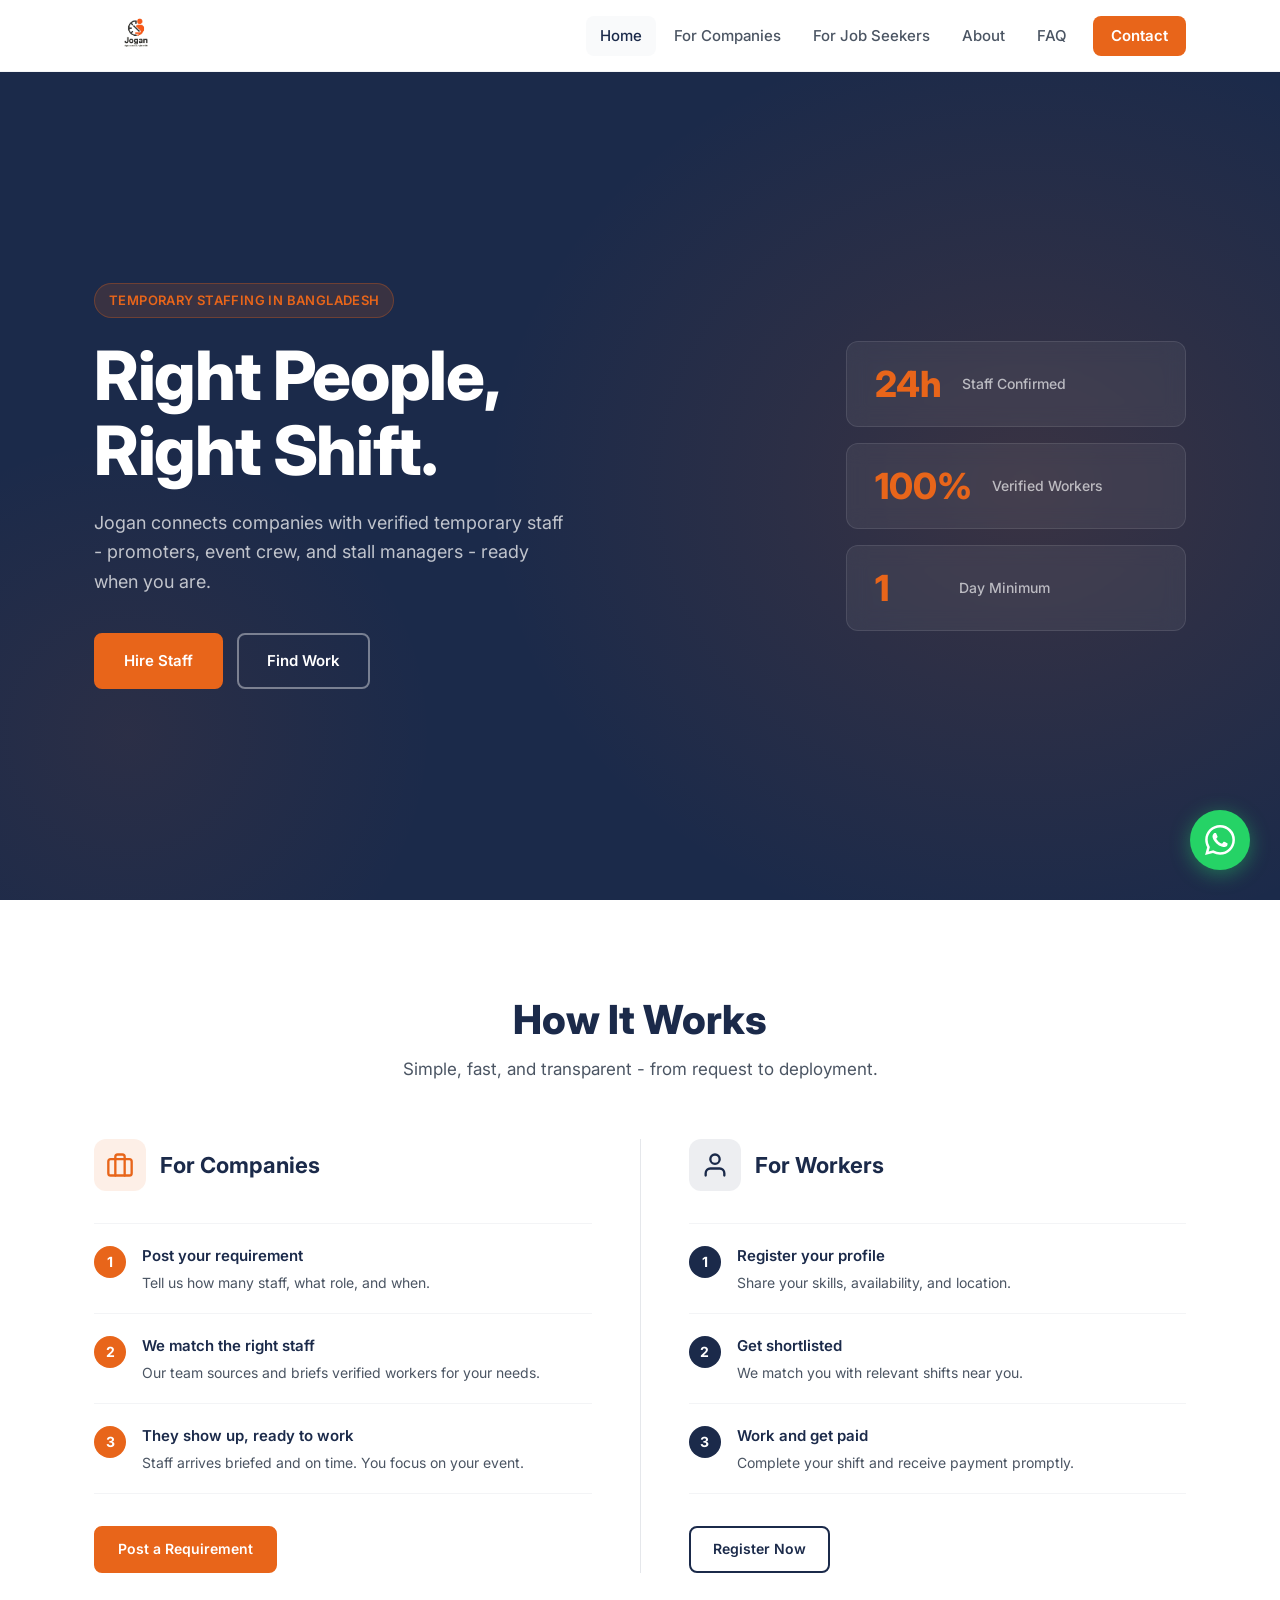
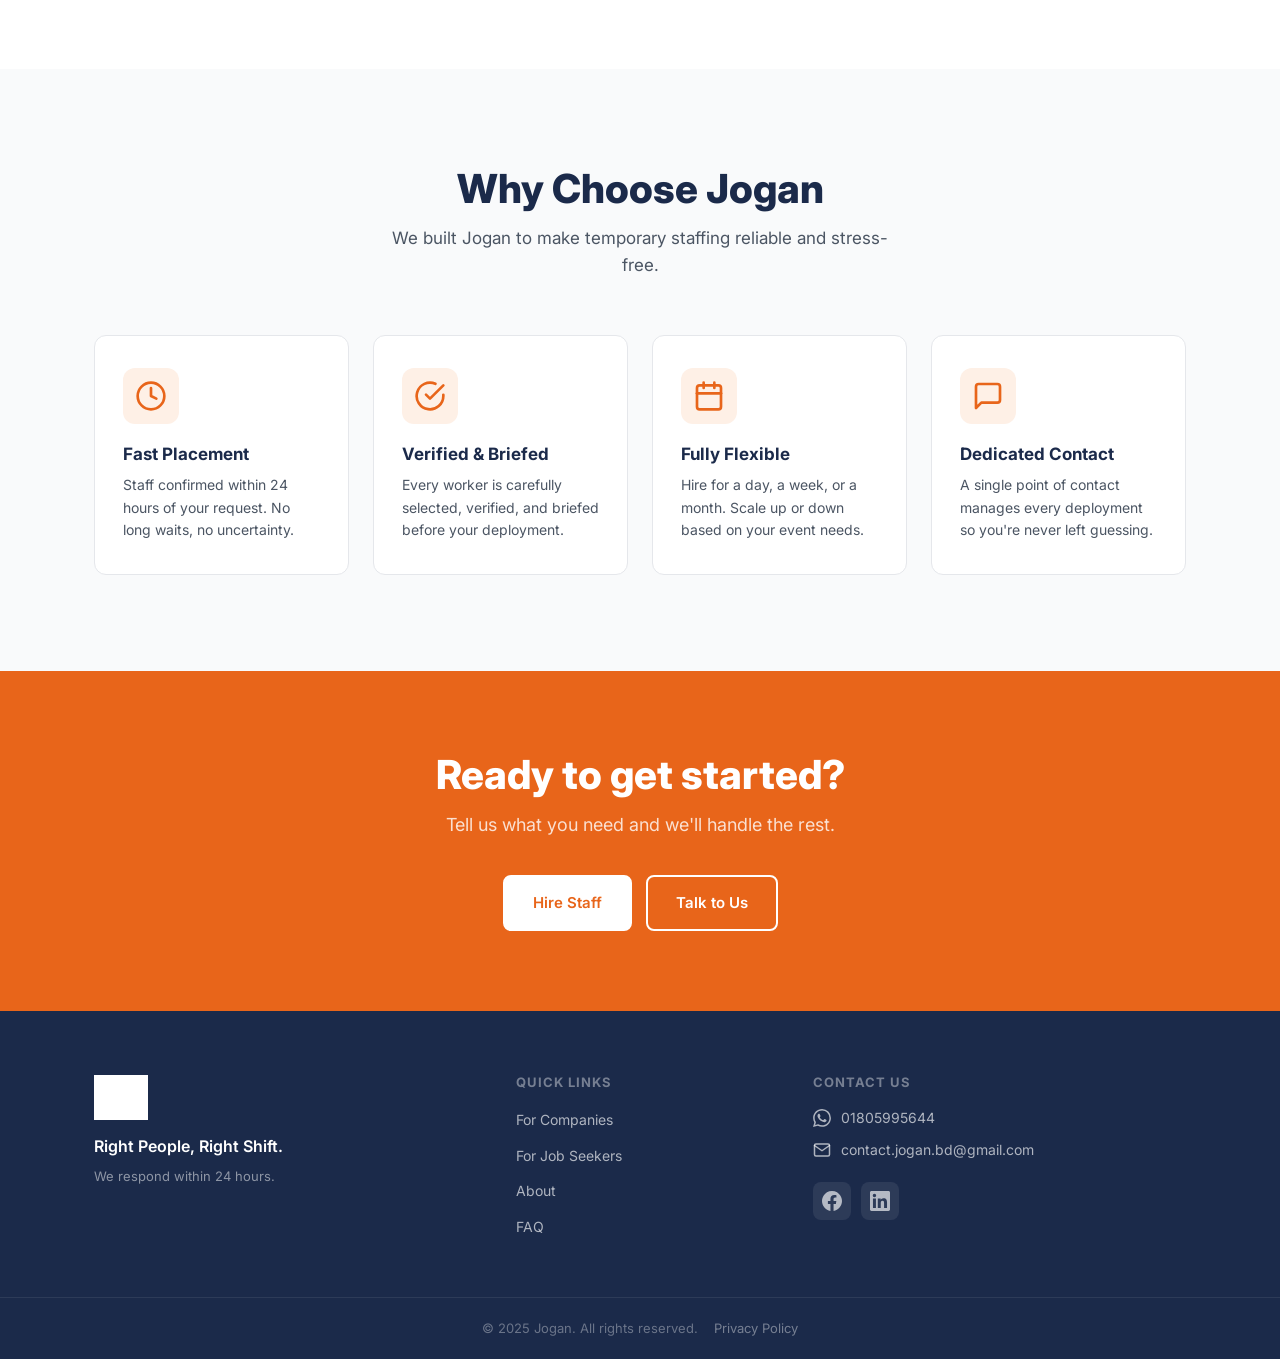
<file: index.html>
<!DOCTYPE html>
<html lang="en">
<head>
  <meta charset="UTF-8" />
  <meta name="viewport" content="width=device-width, initial-scale=1.0" />
  <title>Temporary Staffing Agency in Dhaka | Jogan - Right People, Right Shift</title>
  <meta name="description" content="Jogan is Dhaka's trusted temporary staffing agency. Hire verified event staff, brand promoters, sales persons and stall managers within 24 hours." />
  <meta name="keywords" content="temporary staff Dhaka, event staff hire Dhaka, temporary staffing agency Bangladesh, BTL staff Dhaka" />
  <meta name="robots" content="index, follow" />
  <meta property="og:image" content="assets/images/logo.PNG" />
  <link rel="canonical" href="https://joganstaff.com/index.html" />
  <link rel="stylesheet" href="assets/css/style.css" />
  <link rel="preconnect" href="https://fonts.googleapis.com" />
  <link rel="preconnect" href="https://fonts.gstatic.com" crossorigin />
  <link href="https://fonts.googleapis.com/css2?family=Inter:wght@400;500;600;700;800&display=swap" rel="stylesheet" />
</head>
<body>

  <!-- NAVBAR -->
  <header class="navbar" id="navbar">
    <div class="nav-container">
      <a href="index.html" class="nav-logo">
        <img src="assets/images/logo.PNG" alt="Jogan" class="logo-img" />
      </a>
      <nav class="nav-links" id="navLinks">
        <a href="index.html" class="nav-link active">Home</a>
        <a href="companies.html" class="nav-link">For Companies</a>
        <a href="jobseekers.html" class="nav-link">For Job Seekers</a>
        <a href="about.html" class="nav-link">About</a>
        <a href="faq.html" class="nav-link">FAQ</a>
        <a href="contact.html" class="nav-link nav-cta">Contact</a>
      </nav>
      <button class="hamburger" id="hamburger" aria-label="Toggle menu" aria-expanded="false">
        <span></span>
        <span></span>
        <span></span>
      </button>
    </div>
  </header>

  <main>

    <!-- HERO -->
    <section class="hero">
      <div class="hero-bg-shape"></div>
      <div class="hero-container">
        <div class="hero-content">
          <span class="hero-badge">Temporary Staffing in Bangladesh</span>
          <h1 class="hero-headline">Right People,<br />Right Shift.</h1>
          <p class="hero-subheadline">Jogan connects companies with verified temporary staff - promoters, event crew, and stall managers - ready when you are.</p>
          <div class="hero-actions">
            <a href="https://forms.gle/SsfT3Dqobw7ViodT8" target="_blank" rel="noopener" class="btn btn-primary">Hire Staff</a>
            <a href="https://forms.gle/RapM6R7uJ9tHrQ5h9" target="_blank" rel="noopener" class="btn btn-outline">Find Work</a>
          </div>
        </div>
        <div class="hero-visual">
          <div class="hero-stats">
            <div class="stat-card">
              <span class="stat-number">24h</span>
              <span class="stat-label">Staff Confirmed</span>
            </div>
            <div class="stat-card">
              <span class="stat-number">100%</span>
              <span class="stat-label">Verified Workers</span>
            </div>
            <div class="stat-card">
              <span class="stat-number">1</span>
              <span class="stat-label">Day Minimum</span>
            </div>
          </div>
        </div>
      </div>
    </section>

    <!-- HOW IT WORKS -->
    <section class="how-it-works" id="how-it-works">
      <div class="section-container">
        <div class="section-header">
          <h2 class="section-title">How It Works</h2>
          <p class="section-subtitle">Simple, fast, and transparent - from request to deployment.</p>
        </div>
        <div class="how-columns">

          <div class="how-column">
            <div class="how-column-header">
              <div class="how-icon company-icon">
                <svg width="28" height="28" viewBox="0 0 24 24" fill="none" stroke="currentColor" stroke-width="2" stroke-linecap="round" stroke-linejoin="round"><rect x="2" y="7" width="20" height="14" rx="2"/><path d="M16 21V5a2 2 0 0 0-2-2h-4a2 2 0 0 0-2 2v16"/></svg>
              </div>
              <h3>For Companies</h3>
            </div>
            <ol class="how-steps">
              <li class="how-step">
                <div class="step-number">1</div>
                <div class="step-content">
                  <strong>Post your requirement</strong>
                  <span>Tell us how many staff, what role, and when.</span>
                </div>
              </li>
              <li class="how-step">
                <div class="step-number">2</div>
                <div class="step-content">
                  <strong>We match the right staff</strong>
                  <span>Our team sources and briefs verified workers for your needs.</span>
                </div>
              </li>
              <li class="how-step">
                <div class="step-number">3</div>
                <div class="step-content">
                  <strong>They show up, ready to work</strong>
                  <span>Staff arrives briefed and on time. You focus on your event.</span>
                </div>
              </li>
            </ol>
            <a href="companies.html" class="btn btn-primary btn-sm">Post a Requirement</a>
          </div>

          <div class="how-divider"></div>

          <div class="how-column">
            <div class="how-column-header">
              <div class="how-icon worker-icon">
                <svg width="28" height="28" viewBox="0 0 24 24" fill="none" stroke="currentColor" stroke-width="2" stroke-linecap="round" stroke-linejoin="round"><path d="M20 21v-2a4 4 0 0 0-4-4H8a4 4 0 0 0-4 4v2"/><circle cx="12" cy="7" r="4"/></svg>
              </div>
              <h3>For Workers</h3>
            </div>
            <ol class="how-steps">
              <li class="how-step">
                <div class="step-number">1</div>
                <div class="step-content">
                  <strong>Register your profile</strong>
                  <span>Share your skills, availability, and location.</span>
                </div>
              </li>
              <li class="how-step">
                <div class="step-number">2</div>
                <div class="step-content">
                  <strong>Get shortlisted</strong>
                  <span>We match you with relevant shifts near you.</span>
                </div>
              </li>
              <li class="how-step">
                <div class="step-number">3</div>
                <div class="step-content">
                  <strong>Work and get paid</strong>
                  <span>Complete your shift and receive payment promptly.</span>
                </div>
              </li>
            </ol>
            <a href="jobseekers.html" class="btn btn-outline btn-sm">Register Now</a>
          </div>

        </div>
      </div>
    </section>

    <!-- WHY CHOOSE JOGAN -->
    <section class="why-jogan" id="why-jogan">
      <div class="section-container">
        <div class="section-header">
          <h2 class="section-title">Why Choose Jogan</h2>
          <p class="section-subtitle">We built Jogan to make temporary staffing reliable and stress-free.</p>
        </div>
        <div class="why-grid">

          <div class="why-card">
            <div class="why-card-icon">
              <svg width="32" height="32" viewBox="0 0 24 24" fill="none" stroke="currentColor" stroke-width="2" stroke-linecap="round" stroke-linejoin="round"><circle cx="12" cy="12" r="10"/><polyline points="12 6 12 12 16 14"/></svg>
            </div>
            <h4>Fast Placement</h4>
            <p>Staff confirmed within 24 hours of your request. No long waits, no uncertainty.</p>
          </div>

          <div class="why-card">
            <div class="why-card-icon">
              <svg width="32" height="32" viewBox="0 0 24 24" fill="none" stroke="currentColor" stroke-width="2" stroke-linecap="round" stroke-linejoin="round"><path d="M22 11.08V12a10 10 0 1 1-5.93-9.14"/><polyline points="22 4 12 14.01 9 11.01"/></svg>
            </div>
            <h4>Verified & Briefed</h4>
            <p>Every worker is carefully selected, verified, and briefed before your deployment.</p>
          </div>

          <div class="why-card">
            <div class="why-card-icon">
              <svg width="32" height="32" viewBox="0 0 24 24" fill="none" stroke="currentColor" stroke-width="2" stroke-linecap="round" stroke-linejoin="round"><rect x="3" y="4" width="18" height="18" rx="2" ry="2"/><line x1="16" y1="2" x2="16" y2="6"/><line x1="8" y1="2" x2="8" y2="6"/><line x1="3" y1="10" x2="21" y2="10"/></svg>
            </div>
            <h4>Fully Flexible</h4>
            <p>Hire for a day, a week, or a month. Scale up or down based on your event needs.</p>
          </div>

          <div class="why-card">
            <div class="why-card-icon">
              <svg width="32" height="32" viewBox="0 0 24 24" fill="none" stroke="currentColor" stroke-width="2" stroke-linecap="round" stroke-linejoin="round"><path d="M21 15a2 2 0 0 1-2 2H7l-4 4V5a2 2 0 0 1 2-2h14a2 2 0 0 1 2 2z"/></svg>
            </div>
            <h4>Dedicated Contact</h4>
            <p>A single point of contact manages every deployment so you're never left guessing.</p>
          </div>

        </div>
      </div>
    </section>

    <!-- CTA BAND -->
    <section class="cta-band">
      <div class="section-container">
        <div class="cta-content">
          <h2>Ready to get started?</h2>
          <p>Tell us what you need and we'll handle the rest.</p>
          <div class="cta-actions">
            <a href="companies.html" class="btn btn-white">Hire Staff</a>
            <a href="contact.html" class="btn btn-outline-white">Talk to Us</a>
          </div>
        </div>
      </div>
    </section>

  </main>

  <!-- FOOTER -->
  <footer class="footer">
    <div class="footer-container">
      <div class="footer-brand">
        <img src="assets/images/logo.PNG" alt="Jogan" class="footer-logo" />
        <p class="footer-tagline">Right People, Right Shift.</p>
        <p class="footer-response">We respond within 24 hours.</p>
      </div>
      <div class="footer-links">
        <h4>Quick Links</h4>
        <ul>
          <li><a href="companies.html">For Companies</a></li>
          <li><a href="jobseekers.html">For Job Seekers</a></li>
          <li><a href="about.html">About</a></li>
          <li><a href="faq.html">FAQ</a></li>
        </ul>
      </div>
      <div class="footer-contact">
        <h4>Contact Us</h4>
        <ul class="contact-list">
          <li>
            <a href="https://wa.me/8801805995644" target="_blank" rel="noopener" class="contact-item">
              <svg width="18" height="18" viewBox="0 0 24 24" fill="currentColor"><path d="M17.472 14.382c-.297-.149-1.758-.867-2.03-.967-.273-.099-.471-.148-.67.15-.197.297-.767.966-.94 1.164-.173.199-.347.223-.644.075-.297-.15-1.255-.463-2.39-1.475-.883-.788-1.48-1.761-1.653-2.059-.173-.297-.018-.458.13-.606.134-.133.298-.347.446-.52.149-.174.198-.298.298-.497.099-.198.05-.371-.025-.52-.075-.149-.669-1.612-.916-2.207-.242-.579-.487-.5-.669-.51-.173-.008-.371-.01-.57-.01-.198 0-.52.074-.792.372-.272.297-1.04 1.016-1.04 2.479 0 1.462 1.065 2.875 1.213 3.074.149.198 2.096 3.2 5.077 4.487.709.306 1.262.489 1.694.625.712.227 1.36.195 1.871.118.571-.085 1.758-.719 2.006-1.413.248-.694.248-1.289.173-1.413-.074-.124-.272-.198-.57-.347m-5.421 7.403h-.004a9.87 9.87 0 01-5.031-1.378l-.361-.214-3.741.982.998-3.648-.235-.374a9.86 9.86 0 01-1.51-5.26c.001-5.45 4.436-9.884 9.888-9.884 2.64 0 5.122 1.03 6.988 2.898a9.825 9.825 0 012.893 6.994c-.003 5.45-4.437 9.884-9.885 9.884m8.413-18.297A11.815 11.815 0 0012.05 0C5.495 0 .16 5.335.157 11.892c0 2.096.547 4.142 1.588 5.945L.057 24l6.305-1.654a11.882 11.882 0 005.683 1.448h.005c6.554 0 11.89-5.335 11.893-11.893a11.821 11.821 0 00-3.48-8.413z"/></svg>
              01805995644
            </a>
          </li>
          <li>
            <a href="mailto:contact.jogan.bd@gmail.com" class="contact-item">
              <svg width="18" height="18" viewBox="0 0 24 24" fill="none" stroke="currentColor" stroke-width="2" stroke-linecap="round" stroke-linejoin="round"><path d="M4 4h16c1.1 0 2 .9 2 2v12c0 1.1-.9 2-2 2H4c-1.1 0-2-.9-2-2V6c0-1.1.9-2 2-2z"/><polyline points="22,6 12,13 2,6"/></svg>
              contact.jogan.bd@gmail.com
            </a>
          </li>
        </ul>
        <div class="social-links">
          <a href="#" target="_blank" rel="noopener" class="social-link" aria-label="Facebook">
            <svg width="20" height="20" viewBox="0 0 24 24" fill="currentColor"><path d="M24 12.073c0-6.627-5.373-12-12-12s-12 5.373-12 12c0 5.99 4.388 10.954 10.125 11.854v-8.385H7.078v-3.47h3.047V9.43c0-3.007 1.792-4.669 4.533-4.669 1.312 0 2.686.235 2.686.235v2.953H15.83c-1.491 0-1.956.925-1.956 1.874v2.25h3.328l-.532 3.47h-2.796v8.385C19.612 23.027 24 18.062 24 12.073z"/></svg>
          </a>
          <a href="#" target="_blank" rel="noopener" class="social-link" aria-label="LinkedIn">
            <svg width="20" height="20" viewBox="0 0 24 24" fill="currentColor"><path d="M20.447 20.452h-3.554v-5.569c0-1.328-.027-3.037-1.852-3.037-1.853 0-2.136 1.445-2.136 2.939v5.667H9.351V9h3.414v1.561h.046c.477-.9 1.637-1.85 3.37-1.85 3.601 0 4.267 2.37 4.267 5.455v6.286zM5.337 7.433a2.062 2.062 0 01-2.063-2.065 2.064 2.064 0 112.063 2.065zm1.782 13.019H3.555V9h3.564v11.452zM22.225 0H1.771C.792 0 0 .774 0 1.729v20.542C0 23.227.792 24 1.771 24h20.451C23.2 24 24 23.227 24 22.271V1.729C24 .774 23.2 0 22.222 0h.003z"/></svg>
          </a>
        </div>
      </div>
    </div>
    <div class="footer-bottom">
      <p>&copy; 2025 Jogan. All rights reserved. <a href="privacy.html" class="footer-privacy">Privacy Policy</a></p>
    </div>
  </footer>

  <!-- Floating WhatsApp Button -->
  <a href="https://wa.me/8801805995644" target="_blank" rel="noopener" class="whatsapp-float" aria-label="Chat with us on WhatsApp">
    <svg width="30" height="30" viewBox="0 0 24 24" fill="currentColor"><path d="M17.472 14.382c-.297-.149-1.758-.867-2.03-.967-.273-.099-.471-.148-.67.15-.197.297-.767.966-.94 1.164-.173.199-.347.223-.644.075-.297-.15-1.255-.463-2.39-1.475-.883-.788-1.48-1.761-1.653-2.059-.173-.297-.018-.458.13-.606.134-.133.298-.347.446-.52.149-.174.198-.298.298-.497.099-.198.05-.371-.025-.52-.075-.149-.669-1.612-.916-2.207-.242-.579-.487-.5-.669-.51-.173-.008-.371-.01-.57-.01-.198 0-.52.074-.792.372-.272.297-1.04 1.016-1.04 2.479 0 1.462 1.065 2.875 1.213 3.074.149.198 2.096 3.2 5.077 4.487.709.306 1.262.489 1.694.625.712.227 1.36.195 1.871.118.571-.085 1.758-.719 2.006-1.413.248-.694.248-1.289.173-1.413-.074-.124-.272-.198-.57-.347m-5.421 7.403h-.004a9.87 9.87 0 01-5.031-1.378l-.361-.214-3.741.982.998-3.648-.235-.374a9.86 9.86 0 01-1.51-5.26c.001-5.45 4.436-9.884 9.888-9.884 2.64 0 5.122 1.03 6.988 2.898a9.825 9.825 0 012.893 6.994c-.003 5.45-4.437 9.884-9.885 9.884m8.413-18.297A11.815 11.815 0 0012.05 0C5.495 0 .16 5.335.157 11.892c0 2.096.547 4.142 1.588 5.945L.057 24l6.305-1.654a11.882 11.882 0 005.683 1.448h.005c6.554 0 11.89-5.335 11.893-11.893a11.821 11.821 0 00-3.48-8.413z"/></svg>
    <span class="whatsapp-tooltip">Chat with us</span>
  </a>

  <script src="assets/js/main.js"></script>
</body>
</html>
</file>
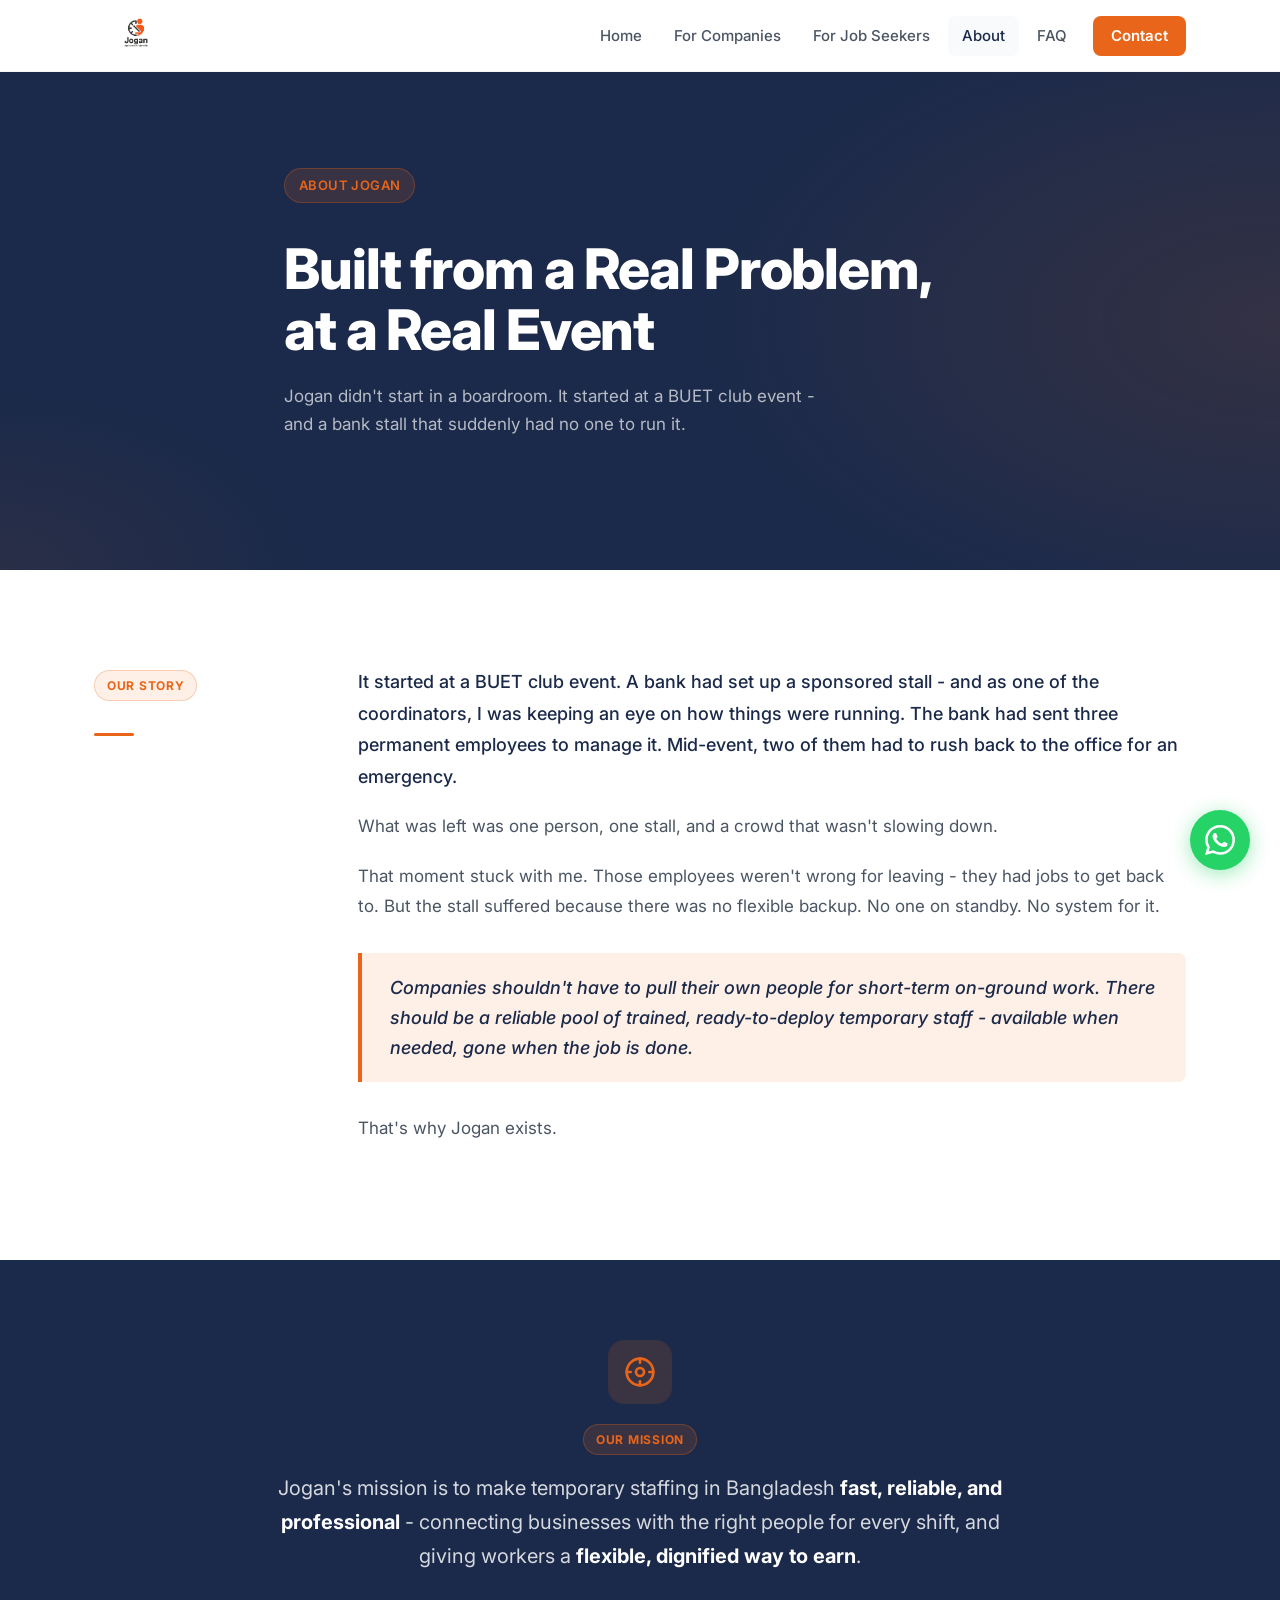
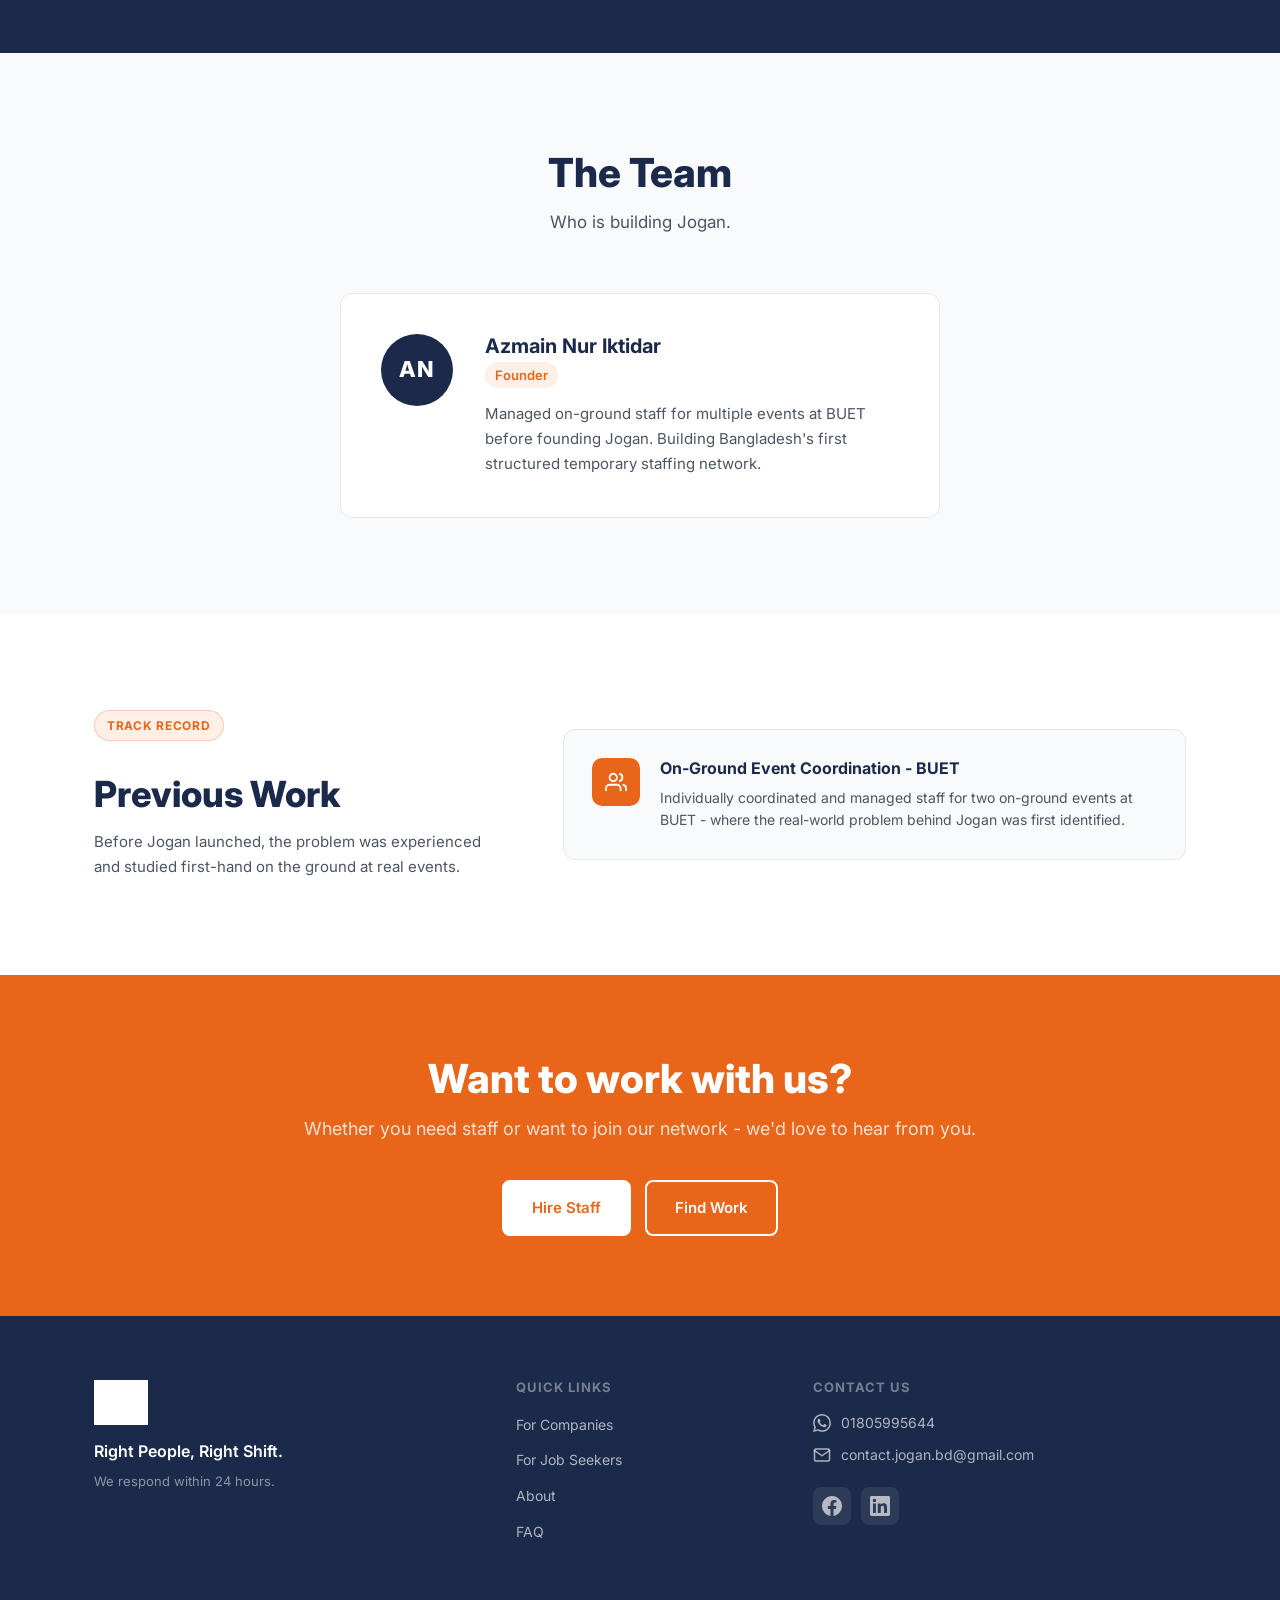
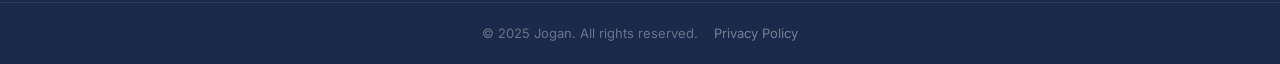
<file: about.html>
<!DOCTYPE html>
<html lang="en">
<head>
  <meta charset="UTF-8" />
  <meta name="viewport" content="width=device-width, initial-scale=1.0" />
  <title>About Jogan | Temporary Staffing Agency Bangladesh</title>
  <meta name="description" content="Learn about Jogan - Bangladesh's first structured temporary staffing network. Founded to solve real on-ground staffing problems faced by businesses." />
  <meta name="keywords" content="Jogan staffing Bangladesh, temporary staffing agency Dhaka, about Jogan" />
  <meta name="robots" content="index, follow" />
  <meta property="og:image" content="assets/images/logo.PNG" />
  <link rel="canonical" href="https://joganstaff.com/about.html" />
  <link rel="stylesheet" href="assets/css/style.css" />
  <link rel="preconnect" href="https://fonts.googleapis.com" />
  <link rel="preconnect" href="https://fonts.gstatic.com" crossorigin />
  <link href="https://fonts.googleapis.com/css2?family=Inter:wght@400;500;600;700;800&display=swap" rel="stylesheet" />
</head>
<body>

  <!-- NAVBAR -->
  <header class="navbar" id="navbar">
    <div class="nav-container">
      <a href="index.html" class="nav-logo">
        <img src="assets/images/logo.PNG" alt="Jogan" class="logo-img" />
      </a>
      <nav class="nav-links" id="navLinks">
        <a href="index.html" class="nav-link">Home</a>
        <a href="companies.html" class="nav-link">For Companies</a>
        <a href="jobseekers.html" class="nav-link">For Job Seekers</a>
        <a href="about.html" class="nav-link active">About</a>
        <a href="faq.html" class="nav-link">FAQ</a>
        <a href="contact.html" class="nav-link nav-cta">Contact</a>
      </nav>
      <button class="hamburger" id="hamburger" aria-label="Toggle menu" aria-expanded="false">
        <span></span>
        <span></span>
        <span></span>
      </button>
    </div>
  </header>

  <main>

    <!-- PAGE HERO -->
    <section class="page-hero">
      <div class="page-hero-bg"></div>
      <div class="page-hero-container">
        <span class="hero-badge">About Jogan</span>
        <h1 class="page-hero-headline">Built from a Real Problem,<br />at a Real Event</h1>
        <p class="page-hero-sub">Jogan didn't start in a boardroom. It started at a BUET club event - and a bank stall that suddenly had no one to run it.</p>
      </div>
    </section>

    <!-- OUR STORY -->
    <section class="story-section" id="our-story">
      <div class="section-container">
        <div class="story-inner">
          <div class="story-label-col">
            <span class="provide-label">Our Story</span>
            <div class="story-accent-line"></div>
          </div>
          <div class="story-content">
            <p class="story-para story-para--lead">It started at a BUET club event. A bank had set up a sponsored stall - and as one of the coordinators, I was keeping an eye on how things were running. The bank had sent three permanent employees to manage it. Mid-event, two of them had to rush back to the office for an emergency.</p>
            <p class="story-para">What was left was one person, one stall, and a crowd that wasn't slowing down.</p>
            <p class="story-para">That moment stuck with me. Those employees weren't wrong for leaving - they had jobs to get back to. But the stall suffered because there was no flexible backup. No one on standby. No system for it.</p>
            <blockquote class="story-quote">
              <p>Companies shouldn't have to pull their own people for short-term on-ground work. There should be a reliable pool of trained, ready-to-deploy temporary staff - available when needed, gone when the job is done.</p>
            </blockquote>
            <p class="story-para">That's why Jogan exists.</p>
          </div>
        </div>
      </div>
    </section>

    <!-- MISSION -->
    <section class="mission-section" id="mission">
      <div class="section-container">
        <div class="mission-inner">
          <div class="mission-icon">
            <svg width="32" height="32" viewBox="0 0 24 24" fill="none" stroke="currentColor" stroke-width="2" stroke-linecap="round" stroke-linejoin="round"><circle cx="12" cy="12" r="10"/><circle cx="12" cy="12" r="3"/><line x1="12" y1="2" x2="12" y2="5"/><line x1="12" y1="19" x2="12" y2="22"/><line x1="2" y1="12" x2="5" y2="12"/><line x1="19" y1="12" x2="22" y2="12"/></svg>
          </div>
          <span class="provide-label" style="margin-bottom: 16px; display: inline-block;">Our Mission</span>
          <p class="mission-text">Jogan's mission is to make temporary staffing in Bangladesh <strong>fast, reliable, and professional</strong> - connecting businesses with the right people for every shift, and giving workers a <strong>flexible, dignified way to earn</strong>.</p>
        </div>
      </div>
    </section>

    <!-- TEAM -->
    <section class="team-section" id="team">
      <div class="section-container">
        <div class="section-header">
          <h2 class="section-title">The Team</h2>
          <p class="section-subtitle">Who is building Jogan.</p>
        </div>
        <div class="team-grid">

          <div class="team-card">
            <div class="team-avatar">
              <span class="team-initials">AN</span>
            </div>
            <div class="team-info">
              <h3>Azmain Nur Iktidar</h3>
              <span class="team-role">Founder</span>
              <p class="team-bio">Managed on-ground staff for multiple events at BUET before founding Jogan. Building Bangladesh's first structured temporary staffing network.</p>
            </div>
          </div>

        </div>
      </div>
    </section>

    <!-- PREVIOUS WORK -->
    <section class="prev-work-section" id="previous-work">
      <div class="section-container">
        <div class="prev-work-inner">
          <div class="prev-work-text">
            <span class="provide-label">Track Record</span>
            <h2>Previous Work</h2>
            <p>Before Jogan launched, the problem was experienced and studied first-hand on the ground at real events.</p>
          </div>
          <div class="prev-work-cards">
            <div class="work-card">
              <div class="work-card-icon">
                <svg width="22" height="22" viewBox="0 0 24 24" fill="none" stroke="currentColor" stroke-width="2" stroke-linecap="round" stroke-linejoin="round"><path d="M17 21v-2a4 4 0 0 0-4-4H5a4 4 0 0 0-4 4v2"/><circle cx="9" cy="7" r="4"/><path d="M23 21v-2a4 4 0 0 0-3-3.87"/><path d="M16 3.13a4 4 0 0 1 0 7.75"/></svg>
              </div>
              <div class="work-card-body">
                <strong>On-Ground Event Coordination - BUET</strong>
                <span>Individually coordinated and managed staff for two on-ground events at BUET - where the real-world problem behind Jogan was first identified.</span>
              </div>
            </div>
          </div>
        </div>
      </div>
    </section>

    <!-- CTA -->
    <section class="cta-band">
      <div class="section-container">
        <div class="cta-content">
          <h2>Want to work with us?</h2>
          <p>Whether you need staff or want to join our network - we'd love to hear from you.</p>
          <div class="cta-actions">
            <a href="companies.html" class="btn btn-white">Hire Staff</a>
            <a href="jobseekers.html" class="btn btn-outline-white">Find Work</a>
          </div>
        </div>
      </div>
    </section>

  </main>

  <!-- FOOTER -->
  <footer class="footer">
    <div class="footer-container">
      <div class="footer-brand">
        <img src="assets/images/logo.PNG" alt="Jogan" class="footer-logo" />
        <p class="footer-tagline">Right People, Right Shift.</p>
        <p class="footer-response">We respond within 24 hours.</p>
      </div>
      <div class="footer-links">
        <h4>Quick Links</h4>
        <ul>
          <li><a href="companies.html">For Companies</a></li>
          <li><a href="jobseekers.html">For Job Seekers</a></li>
          <li><a href="about.html">About</a></li>
          <li><a href="faq.html">FAQ</a></li>
        </ul>
      </div>
      <div class="footer-contact">
        <h4>Contact Us</h4>
        <ul class="contact-list">
          <li>
            <a href="https://wa.me/8801805995644" target="_blank" rel="noopener" class="contact-item">
              <svg width="18" height="18" viewBox="0 0 24 24" fill="currentColor"><path d="M17.472 14.382c-.297-.149-1.758-.867-2.03-.967-.273-.099-.471-.148-.67.15-.197.297-.767.966-.94 1.164-.173.199-.347.223-.644.075-.297-.15-1.255-.463-2.39-1.475-.883-.788-1.48-1.761-1.653-2.059-.173-.297-.018-.458.13-.606.134-.133.298-.347.446-.52.149-.174.198-.298.298-.497.099-.198.05-.371-.025-.52-.075-.149-.669-1.612-.916-2.207-.242-.579-.487-.5-.669-.51-.173-.008-.371-.01-.57-.01-.198 0-.52.074-.792.372-.272.297-1.04 1.016-1.04 2.479 0 1.462 1.065 2.875 1.213 3.074.149.198 2.096 3.2 5.077 4.487.709.306 1.262.489 1.694.625.712.227 1.36.195 1.871.118.571-.085 1.758-.719 2.006-1.413.248-.694.248-1.289.173-1.413-.074-.124-.272-.198-.57-.347m-5.421 7.403h-.004a9.87 9.87 0 01-5.031-1.378l-.361-.214-3.741.982.998-3.648-.235-.374a9.86 9.86 0 01-1.51-5.26c.001-5.45 4.436-9.884 9.888-9.884 2.64 0 5.122 1.03 6.988 2.898a9.825 9.825 0 012.893 6.994c-.003 5.45-4.437 9.884-9.885 9.884m8.413-18.297A11.815 11.815 0 0012.05 0C5.495 0 .16 5.335.157 11.892c0 2.096.547 4.142 1.588 5.945L.057 24l6.305-1.654a11.882 11.882 0 005.683 1.448h.005c6.554 0 11.89-5.335 11.893-11.893a11.821 11.821 0 00-3.48-8.413z"/></svg>
              01805995644
            </a>
          </li>
          <li>
            <a href="mailto:contact.jogan.bd@gmail.com" class="contact-item">
              <svg width="18" height="18" viewBox="0 0 24 24" fill="none" stroke="currentColor" stroke-width="2" stroke-linecap="round" stroke-linejoin="round"><path d="M4 4h16c1.1 0 2 .9 2 2v12c0 1.1-.9 2-2 2H4c-1.1 0-2-.9-2-2V6c0-1.1.9-2 2-2z"/><polyline points="22,6 12,13 2,6"/></svg>
              contact.jogan.bd@gmail.com
            </a>
          </li>
        </ul>
        <div class="social-links">
          <a href="#" target="_blank" rel="noopener" class="social-link" aria-label="Facebook">
            <svg width="20" height="20" viewBox="0 0 24 24" fill="currentColor"><path d="M24 12.073c0-6.627-5.373-12-12-12s-12 5.373-12 12c0 5.99 4.388 10.954 10.125 11.854v-8.385H7.078v-3.47h3.047V9.43c0-3.007 1.792-4.669 4.533-4.669 1.312 0 2.686.235 2.686.235v2.953H15.83c-1.491 0-1.956.925-1.956 1.874v2.25h3.328l-.532 3.47h-2.796v8.385C19.612 23.027 24 18.062 24 12.073z"/></svg>
          </a>
          <a href="#" target="_blank" rel="noopener" class="social-link" aria-label="LinkedIn">
            <svg width="20" height="20" viewBox="0 0 24 24" fill="currentColor"><path d="M20.447 20.452h-3.554v-5.569c0-1.328-.027-3.037-1.852-3.037-1.853 0-2.136 1.445-2.136 2.939v5.667H9.351V9h3.414v1.561h.046c.477-.9 1.637-1.85 3.37-1.85 3.601 0 4.267 2.37 4.267 5.455v6.286zM5.337 7.433a2.062 2.062 0 01-2.063-2.065 2.064 2.064 0 112.063 2.065zm1.782 13.019H3.555V9h3.564v11.452zM22.225 0H1.771C.792 0 0 .774 0 1.729v20.542C0 23.227.792 24 1.771 24h20.451C23.2 24 24 23.227 24 22.271V1.729C24 .774 23.2 0 22.222 0h.003z"/></svg>
          </a>
        </div>
      </div>
    </div>
    <div class="footer-bottom">
      <p>&copy; 2025 Jogan. All rights reserved. <a href="privacy.html" class="footer-privacy">Privacy Policy</a></p>
    </div>
  </footer>

  <!-- Floating WhatsApp Button -->
  <a href="https://wa.me/8801805995644" target="_blank" rel="noopener" class="whatsapp-float" aria-label="Chat with us on WhatsApp">
    <svg width="30" height="30" viewBox="0 0 24 24" fill="currentColor"><path d="M17.472 14.382c-.297-.149-1.758-.867-2.03-.967-.273-.099-.471-.148-.67.15-.197.297-.767.966-.94 1.164-.173.199-.347.223-.644.075-.297-.15-1.255-.463-2.39-1.475-.883-.788-1.48-1.761-1.653-2.059-.173-.297-.018-.458.13-.606.134-.133.298-.347.446-.52.149-.174.198-.298.298-.497.099-.198.05-.371-.025-.52-.075-.149-.669-1.612-.916-2.207-.242-.579-.487-.5-.669-.51-.173-.008-.371-.01-.57-.01-.198 0-.52.074-.792.372-.272.297-1.04 1.016-1.04 2.479 0 1.462 1.065 2.875 1.213 3.074.149.198 2.096 3.2 5.077 4.487.709.306 1.262.489 1.694.625.712.227 1.36.195 1.871.118.571-.085 1.758-.719 2.006-1.413.248-.694.248-1.289.173-1.413-.074-.124-.272-.198-.57-.347m-5.421 7.403h-.004a9.87 9.87 0 01-5.031-1.378l-.361-.214-3.741.982.998-3.648-.235-.374a9.86 9.86 0 01-1.51-5.26c.001-5.45 4.436-9.884 9.888-9.884 2.64 0 5.122 1.03 6.988 2.898a9.825 9.825 0 012.893 6.994c-.003 5.45-4.437 9.884-9.885 9.884m8.413-18.297A11.815 11.815 0 0012.05 0C5.495 0 .16 5.335.157 11.892c0 2.096.547 4.142 1.588 5.945L.057 24l6.305-1.654a11.882 11.882 0 005.683 1.448h.005c6.554 0 11.89-5.335 11.893-11.893a11.821 11.821 0 00-3.48-8.413z"/></svg>
    <span class="whatsapp-tooltip">Chat with us</span>
  </a>

  <script src="assets/js/main.js"></script>
</body>
</html>
</file>
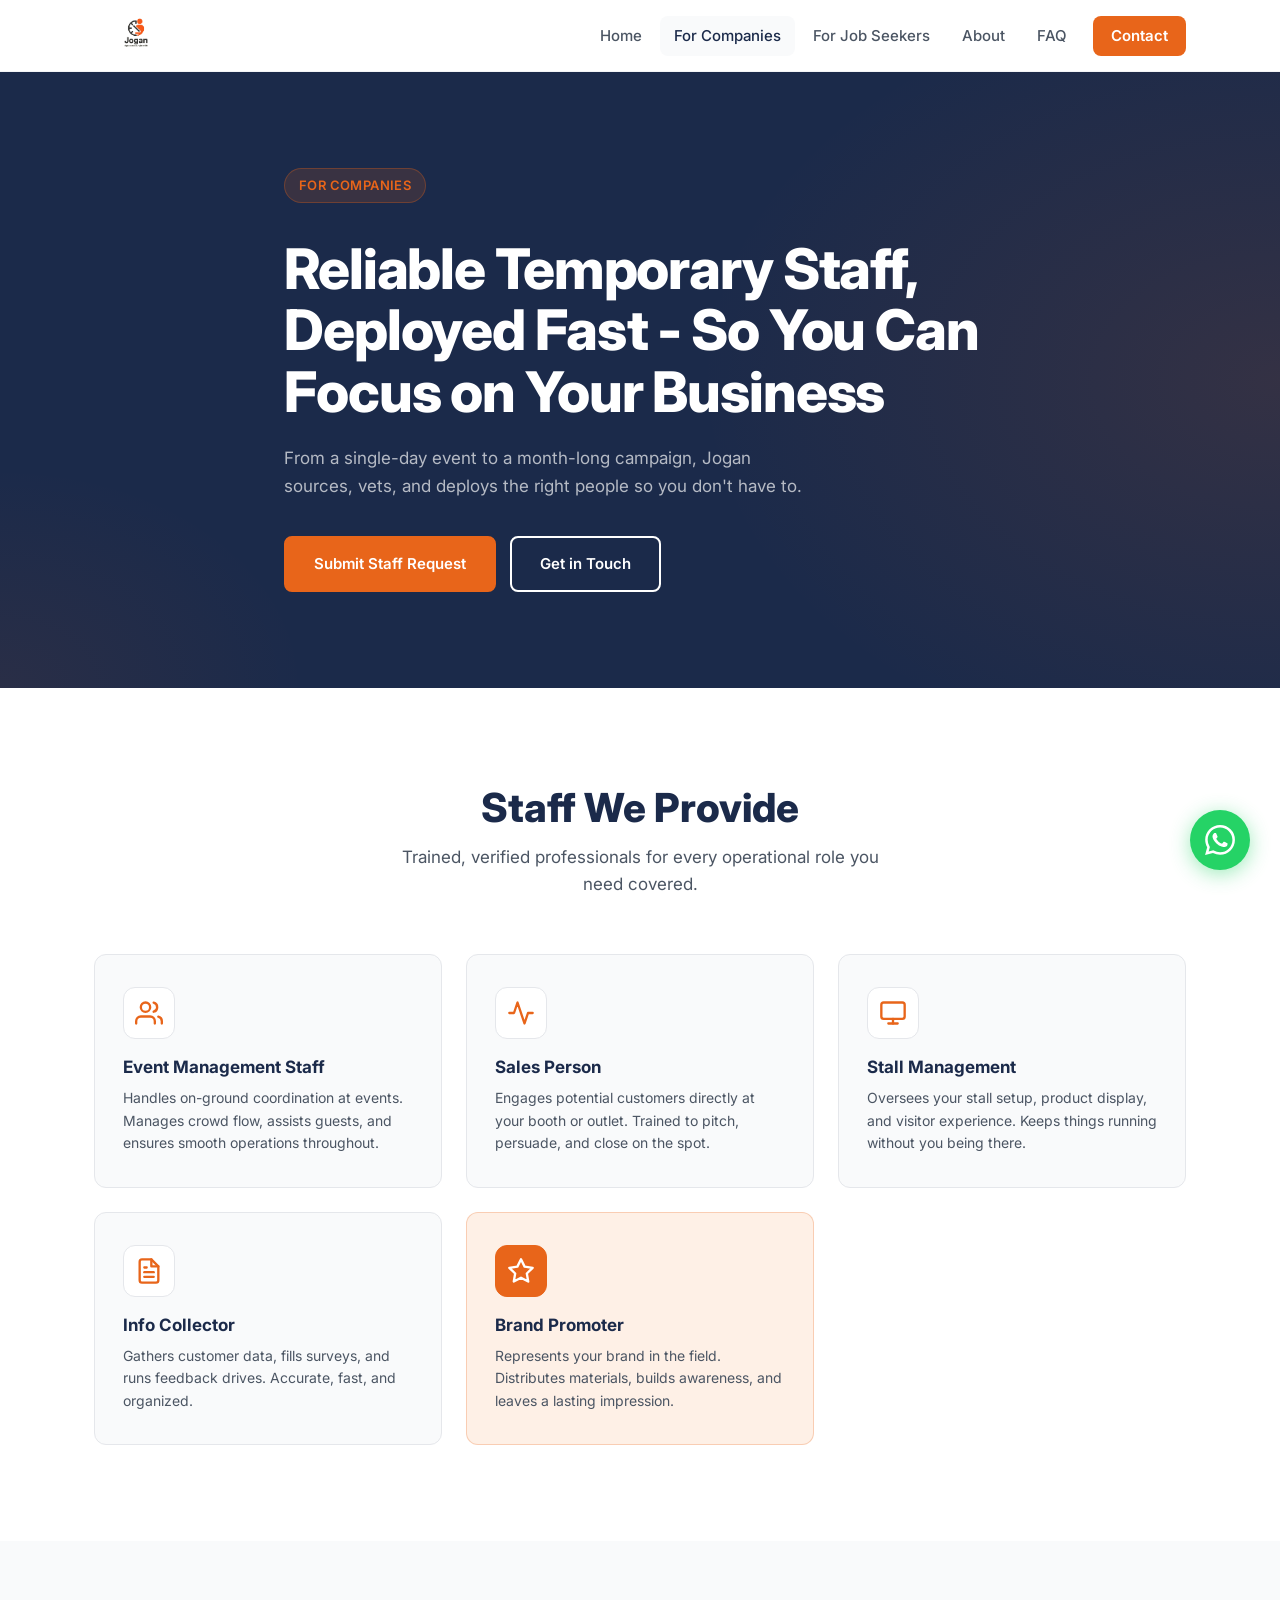
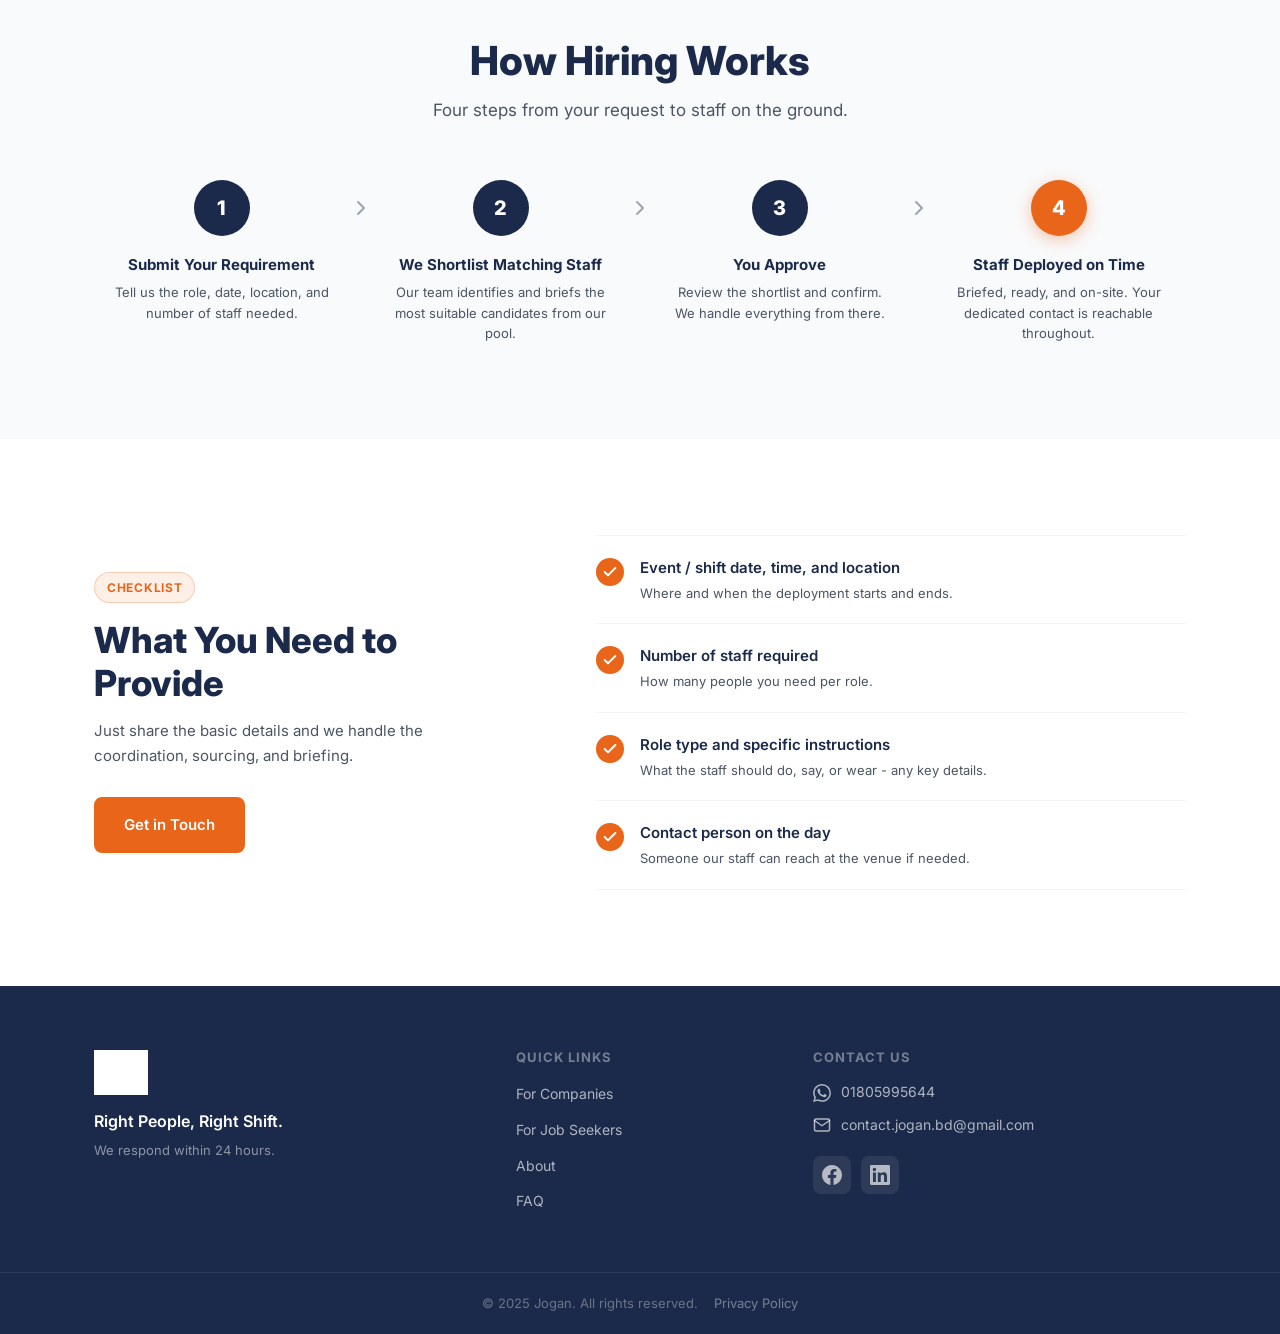
<file: companies.html>
<!DOCTYPE html>
<html lang="en">
<head>
  <meta charset="UTF-8" />
  <meta name="viewport" content="width=device-width, initial-scale=1.0" />
  <title>Hire Temporary Staff in Dhaka | Event &amp; Promoter Staff | Jogan</title>
  <meta name="description" content="Need temporary staff fast? Jogan provides verified event staff, brand promoters, stall managers and sales persons across Dhaka within 24–48 hours." />
  <meta name="keywords" content="hire temporary staff Dhaka, event staff Dhaka, brand promoter hire Bangladesh, stall management staff Dhaka, BTL staff hire" />
  <meta name="robots" content="index, follow" />
  <meta property="og:image" content="assets/images/logo.PNG" />
  <link rel="canonical" href="https://joganstaff.com/companies.html" />
  <link rel="stylesheet" href="assets/css/style.css" />
  <link rel="preconnect" href="https://fonts.googleapis.com" />
  <link rel="preconnect" href="https://fonts.gstatic.com" crossorigin />
  <link href="https://fonts.googleapis.com/css2?family=Inter:wght@400;500;600;700;800&display=swap" rel="stylesheet" />
</head>
<body>

  <!-- NAVBAR -->
  <header class="navbar" id="navbar">
    <div class="nav-container">
      <a href="index.html" class="nav-logo">
        <img src="assets/images/logo.PNG" alt="Jogan" class="logo-img" />
      </a>
      <nav class="nav-links" id="navLinks">
        <a href="index.html" class="nav-link">Home</a>
        <a href="companies.html" class="nav-link active">For Companies</a>
        <a href="jobseekers.html" class="nav-link">For Job Seekers</a>
        <a href="about.html" class="nav-link">About</a>
        <a href="faq.html" class="nav-link">FAQ</a>
        <a href="contact.html" class="nav-link nav-cta">Contact</a>
      </nav>
      <button class="hamburger" id="hamburger" aria-label="Toggle menu" aria-expanded="false">
        <span></span>
        <span></span>
        <span></span>
      </button>
    </div>
  </header>

  <main>

    <!-- PAGE HERO -->
    <section class="page-hero">
      <div class="page-hero-bg"></div>
      <div class="page-hero-container">
        <span class="hero-badge">For Companies</span>
        <h1 class="page-hero-headline">Reliable Temporary Staff,<br />Deployed Fast - So You Can<br />Focus on Your Business</h1>
        <p class="page-hero-sub">From a single-day event to a month-long campaign, Jogan sources, vets, and deploys the right people so you don't have to.</p>
        <div class="hero-actions">
          <a href="https://forms.gle/SsfT3Dqobw7ViodT8" target="_blank" rel="noopener" class="btn btn-primary">Submit Staff Request</a>
          <a href="contact.html" class="btn btn-outline-white">Get in Touch</a>
        </div>
      </div>
    </section>

    <!-- STAFF TYPES -->
    <section class="staff-types" id="staff-types">
      <div class="section-container">
        <div class="section-header">
          <h2 class="section-title">Staff We Provide</h2>
          <p class="section-subtitle">Trained, verified professionals for every operational role you need covered.</p>
        </div>
        <div class="staff-grid">

          <div class="staff-card">
            <div class="staff-card-icon">
              <svg width="28" height="28" viewBox="0 0 24 24" fill="none" stroke="currentColor" stroke-width="2" stroke-linecap="round" stroke-linejoin="round"><path d="M17 21v-2a4 4 0 0 0-4-4H5a4 4 0 0 0-4 4v2"/><circle cx="9" cy="7" r="4"/><path d="M23 21v-2a4 4 0 0 0-3-3.87"/><path d="M16 3.13a4 4 0 0 1 0 7.75"/></svg>
            </div>
            <h3>Event Management Staff</h3>
            <p>Handles on-ground coordination at events. Manages crowd flow, assists guests, and ensures smooth operations throughout.</p>
          </div>

          <div class="staff-card">
            <div class="staff-card-icon">
              <svg width="28" height="28" viewBox="0 0 24 24" fill="none" stroke="currentColor" stroke-width="2" stroke-linecap="round" stroke-linejoin="round"><polyline points="22 12 18 12 15 21 9 3 6 12 2 12"/></svg>
            </div>
            <h3>Sales Person</h3>
            <p>Engages potential customers directly at your booth or outlet. Trained to pitch, persuade, and close on the spot.</p>
          </div>

          <div class="staff-card">
            <div class="staff-card-icon">
              <svg width="28" height="28" viewBox="0 0 24 24" fill="none" stroke="currentColor" stroke-width="2" stroke-linecap="round" stroke-linejoin="round"><rect x="2" y="3" width="20" height="14" rx="2"/><line x1="8" y1="21" x2="16" y2="21"/><line x1="12" y1="17" x2="12" y2="21"/></svg>
            </div>
            <h3>Stall Management</h3>
            <p>Oversees your stall setup, product display, and visitor experience. Keeps things running without you being there.</p>
          </div>

          <div class="staff-card">
            <div class="staff-card-icon">
              <svg width="28" height="28" viewBox="0 0 24 24" fill="none" stroke="currentColor" stroke-width="2" stroke-linecap="round" stroke-linejoin="round"><path d="M14 2H6a2 2 0 0 0-2 2v16a2 2 0 0 0 2 2h12a2 2 0 0 0 2-2V8z"/><polyline points="14 2 14 8 20 8"/><line x1="16" y1="13" x2="8" y2="13"/><line x1="16" y1="17" x2="8" y2="17"/><polyline points="10 9 9 9 8 9"/></svg>
            </div>
            <h3>Info Collector</h3>
            <p>Gathers customer data, fills surveys, and runs feedback drives. Accurate, fast, and organized.</p>
          </div>

          <div class="staff-card staff-card--featured">
            <div class="staff-card-icon">
              <svg width="28" height="28" viewBox="0 0 24 24" fill="none" stroke="currentColor" stroke-width="2" stroke-linecap="round" stroke-linejoin="round"><polygon points="12 2 15.09 8.26 22 9.27 17 14.14 18.18 21.02 12 17.77 5.82 21.02 7 14.14 2 9.27 8.91 8.26 12 2"/></svg>
            </div>
            <h3>Brand Promoter</h3>
            <p>Represents your brand in the field. Distributes materials, builds awareness, and leaves a lasting impression.</p>
          </div>

        </div>
      </div>
    </section>

    <!-- HIRING PROCESS -->
    <section class="hiring-process" id="hiring-process">
      <div class="section-container">
        <div class="section-header">
          <h2 class="section-title">How Hiring Works</h2>
          <p class="section-subtitle">Four steps from your request to staff on the ground.</p>
        </div>
        <div class="process-track">

          <div class="process-step">
            <div class="process-circle">
              <span class="process-num">1</span>
            </div>
            <div class="process-body">
              <h4>Submit Your Requirement</h4>
              <p>Tell us the role, date, location, and number of staff needed.</p>
            </div>
          </div>

          <div class="process-connector" aria-hidden="true">
            <svg width="24" height="24" viewBox="0 0 24 24" fill="none" stroke="currentColor" stroke-width="2" stroke-linecap="round" stroke-linejoin="round"><polyline points="9 18 15 12 9 6"/></svg>
          </div>

          <div class="process-step">
            <div class="process-circle">
              <span class="process-num">2</span>
            </div>
            <div class="process-body">
              <h4>We Shortlist Matching Staff</h4>
              <p>Our team identifies and briefs the most suitable candidates from our pool.</p>
            </div>
          </div>

          <div class="process-connector" aria-hidden="true">
            <svg width="24" height="24" viewBox="0 0 24 24" fill="none" stroke="currentColor" stroke-width="2" stroke-linecap="round" stroke-linejoin="round"><polyline points="9 18 15 12 9 6"/></svg>
          </div>

          <div class="process-step">
            <div class="process-circle">
              <span class="process-num">3</span>
            </div>
            <div class="process-body">
              <h4>You Approve</h4>
              <p>Review the shortlist and confirm. We handle everything from there.</p>
            </div>
          </div>

          <div class="process-connector" aria-hidden="true">
            <svg width="24" height="24" viewBox="0 0 24 24" fill="none" stroke="currentColor" stroke-width="2" stroke-linecap="round" stroke-linejoin="round"><polyline points="9 18 15 12 9 6"/></svg>
          </div>

          <div class="process-step">
            <div class="process-circle process-circle--final">
              <span class="process-num">4</span>
            </div>
            <div class="process-body">
              <h4>Staff Deployed on Time</h4>
              <p>Briefed, ready, and on-site. Your dedicated contact is reachable throughout.</p>
            </div>
          </div>

        </div>
      </div>
    </section>

    <!-- WHAT TO PROVIDE -->
    <section class="what-to-provide" id="what-to-provide">
      <div class="section-container">
        <div class="provide-inner">
          <div class="provide-text">
            <span class="provide-label">Checklist</span>
            <h2>What You Need to Provide</h2>
            <p>Just share the basic details and we handle the coordination, sourcing, and briefing.</p>
            <a href="contact.html" class="btn btn-primary" style="margin-top: 28px;">Get in Touch</a>
          </div>
          <div class="provide-list-wrap">
            <ul class="provide-list">
              <li class="provide-item">
                <div class="provide-check">
                  <svg width="16" height="16" viewBox="0 0 24 24" fill="none" stroke="currentColor" stroke-width="3" stroke-linecap="round" stroke-linejoin="round"><polyline points="20 6 9 17 4 12"/></svg>
                </div>
                <div>
                  <strong>Event / shift date, time, and location</strong>
                  <span>Where and when the deployment starts and ends.</span>
                </div>
              </li>
              <li class="provide-item">
                <div class="provide-check">
                  <svg width="16" height="16" viewBox="0 0 24 24" fill="none" stroke="currentColor" stroke-width="3" stroke-linecap="round" stroke-linejoin="round"><polyline points="20 6 9 17 4 12"/></svg>
                </div>
                <div>
                  <strong>Number of staff required</strong>
                  <span>How many people you need per role.</span>
                </div>
              </li>
              <li class="provide-item">
                <div class="provide-check">
                  <svg width="16" height="16" viewBox="0 0 24 24" fill="none" stroke="currentColor" stroke-width="3" stroke-linecap="round" stroke-linejoin="round"><polyline points="20 6 9 17 4 12"/></svg>
                </div>
                <div>
                  <strong>Role type and specific instructions</strong>
                  <span>What the staff should do, say, or wear - any key details.</span>
                </div>
              </li>
              <li class="provide-item">
                <div class="provide-check">
                  <svg width="16" height="16" viewBox="0 0 24 24" fill="none" stroke="currentColor" stroke-width="3" stroke-linecap="round" stroke-linejoin="round"><polyline points="20 6 9 17 4 12"/></svg>
                </div>
                <div>
                  <strong>Contact person on the day</strong>
                  <span>Someone our staff can reach at the venue if needed.</span>
                </div>
              </li>
            </ul>
          </div>
        </div>
      </div>
    </section>

  </main>

  <!-- FOOTER -->
  <footer class="footer">
    <div class="footer-container">
      <div class="footer-brand">
        <img src="assets/images/logo.PNG" alt="Jogan" class="footer-logo" />
        <p class="footer-tagline">Right People, Right Shift.</p>
        <p class="footer-response">We respond within 24 hours.</p>
      </div>
      <div class="footer-links">
        <h4>Quick Links</h4>
        <ul>
          <li><a href="companies.html">For Companies</a></li>
          <li><a href="jobseekers.html">For Job Seekers</a></li>
          <li><a href="about.html">About</a></li>
          <li><a href="faq.html">FAQ</a></li>
        </ul>
      </div>
      <div class="footer-contact">
        <h4>Contact Us</h4>
        <ul class="contact-list">
          <li>
            <a href="https://wa.me/8801805995644" target="_blank" rel="noopener" class="contact-item">
              <svg width="18" height="18" viewBox="0 0 24 24" fill="currentColor"><path d="M17.472 14.382c-.297-.149-1.758-.867-2.03-.967-.273-.099-.471-.148-.67.15-.197.297-.767.966-.94 1.164-.173.199-.347.223-.644.075-.297-.15-1.255-.463-2.39-1.475-.883-.788-1.48-1.761-1.653-2.059-.173-.297-.018-.458.13-.606.134-.133.298-.347.446-.52.149-.174.198-.298.298-.497.099-.198.05-.371-.025-.52-.075-.149-.669-1.612-.916-2.207-.242-.579-.487-.5-.669-.51-.173-.008-.371-.01-.57-.01-.198 0-.52.074-.792.372-.272.297-1.04 1.016-1.04 2.479 0 1.462 1.065 2.875 1.213 3.074.149.198 2.096 3.2 5.077 4.487.709.306 1.262.489 1.694.625.712.227 1.36.195 1.871.118.571-.085 1.758-.719 2.006-1.413.248-.694.248-1.289.173-1.413-.074-.124-.272-.198-.57-.347m-5.421 7.403h-.004a9.87 9.87 0 01-5.031-1.378l-.361-.214-3.741.982.998-3.648-.235-.374a9.86 9.86 0 01-1.51-5.26c.001-5.45 4.436-9.884 9.888-9.884 2.64 0 5.122 1.03 6.988 2.898a9.825 9.825 0 012.893 6.994c-.003 5.45-4.437 9.884-9.885 9.884m8.413-18.297A11.815 11.815 0 0012.05 0C5.495 0 .16 5.335.157 11.892c0 2.096.547 4.142 1.588 5.945L.057 24l6.305-1.654a11.882 11.882 0 005.683 1.448h.005c6.554 0 11.89-5.335 11.893-11.893a11.821 11.821 0 00-3.48-8.413z"/></svg>
              01805995644
            </a>
          </li>
          <li>
            <a href="mailto:contact.jogan.bd@gmail.com" class="contact-item">
              <svg width="18" height="18" viewBox="0 0 24 24" fill="none" stroke="currentColor" stroke-width="2" stroke-linecap="round" stroke-linejoin="round"><path d="M4 4h16c1.1 0 2 .9 2 2v12c0 1.1-.9 2-2 2H4c-1.1 0-2-.9-2-2V6c0-1.1.9-2 2-2z"/><polyline points="22,6 12,13 2,6"/></svg>
              contact.jogan.bd@gmail.com
            </a>
          </li>
        </ul>
        <div class="social-links">
          <a href="#" target="_blank" rel="noopener" class="social-link" aria-label="Facebook">
            <svg width="20" height="20" viewBox="0 0 24 24" fill="currentColor"><path d="M24 12.073c0-6.627-5.373-12-12-12s-12 5.373-12 12c0 5.99 4.388 10.954 10.125 11.854v-8.385H7.078v-3.47h3.047V9.43c0-3.007 1.792-4.669 4.533-4.669 1.312 0 2.686.235 2.686.235v2.953H15.83c-1.491 0-1.956.925-1.956 1.874v2.25h3.328l-.532 3.47h-2.796v8.385C19.612 23.027 24 18.062 24 12.073z"/></svg>
          </a>
          <a href="#" target="_blank" rel="noopener" class="social-link" aria-label="LinkedIn">
            <svg width="20" height="20" viewBox="0 0 24 24" fill="currentColor"><path d="M20.447 20.452h-3.554v-5.569c0-1.328-.027-3.037-1.852-3.037-1.853 0-2.136 1.445-2.136 2.939v5.667H9.351V9h3.414v1.561h.046c.477-.9 1.637-1.85 3.37-1.85 3.601 0 4.267 2.37 4.267 5.455v6.286zM5.337 7.433a2.062 2.062 0 01-2.063-2.065 2.064 2.064 0 112.063 2.065zm1.782 13.019H3.555V9h3.564v11.452zM22.225 0H1.771C.792 0 0 .774 0 1.729v20.542C0 23.227.792 24 1.771 24h20.451C23.2 24 24 23.227 24 22.271V1.729C24 .774 23.2 0 22.222 0h.003z"/></svg>
          </a>
        </div>
      </div>
    </div>
    <div class="footer-bottom">
      <p>&copy; 2025 Jogan. All rights reserved. <a href="privacy.html" class="footer-privacy">Privacy Policy</a></p>
    </div>
  </footer>

  <!-- Floating WhatsApp Button -->
  <a href="https://wa.me/8801805995644" target="_blank" rel="noopener" class="whatsapp-float" aria-label="Chat with us on WhatsApp">
    <svg width="30" height="30" viewBox="0 0 24 24" fill="currentColor"><path d="M17.472 14.382c-.297-.149-1.758-.867-2.03-.967-.273-.099-.471-.148-.67.15-.197.297-.767.966-.94 1.164-.173.199-.347.223-.644.075-.297-.15-1.255-.463-2.39-1.475-.883-.788-1.48-1.761-1.653-2.059-.173-.297-.018-.458.13-.606.134-.133.298-.347.446-.52.149-.174.198-.298.298-.497.099-.198.05-.371-.025-.52-.075-.149-.669-1.612-.916-2.207-.242-.579-.487-.5-.669-.51-.173-.008-.371-.01-.57-.01-.198 0-.52.074-.792.372-.272.297-1.04 1.016-1.04 2.479 0 1.462 1.065 2.875 1.213 3.074.149.198 2.096 3.2 5.077 4.487.709.306 1.262.489 1.694.625.712.227 1.36.195 1.871.118.571-.085 1.758-.719 2.006-1.413.248-.694.248-1.289.173-1.413-.074-.124-.272-.198-.57-.347m-5.421 7.403h-.004a9.87 9.87 0 01-5.031-1.378l-.361-.214-3.741.982.998-3.648-.235-.374a9.86 9.86 0 01-1.51-5.26c.001-5.45 4.436-9.884 9.888-9.884 2.64 0 5.122 1.03 6.988 2.898a9.825 9.825 0 012.893 6.994c-.003 5.45-4.437 9.884-9.885 9.884m8.413-18.297A11.815 11.815 0 0012.05 0C5.495 0 .16 5.335.157 11.892c0 2.096.547 4.142 1.588 5.945L.057 24l6.305-1.654a11.882 11.882 0 005.683 1.448h.005c6.554 0 11.89-5.335 11.893-11.893a11.821 11.821 0 00-3.48-8.413z"/></svg>
    <span class="whatsapp-tooltip">Chat with us</span>
  </a>

  <script src="assets/js/main.js"></script>
</body>
</html>
</file>
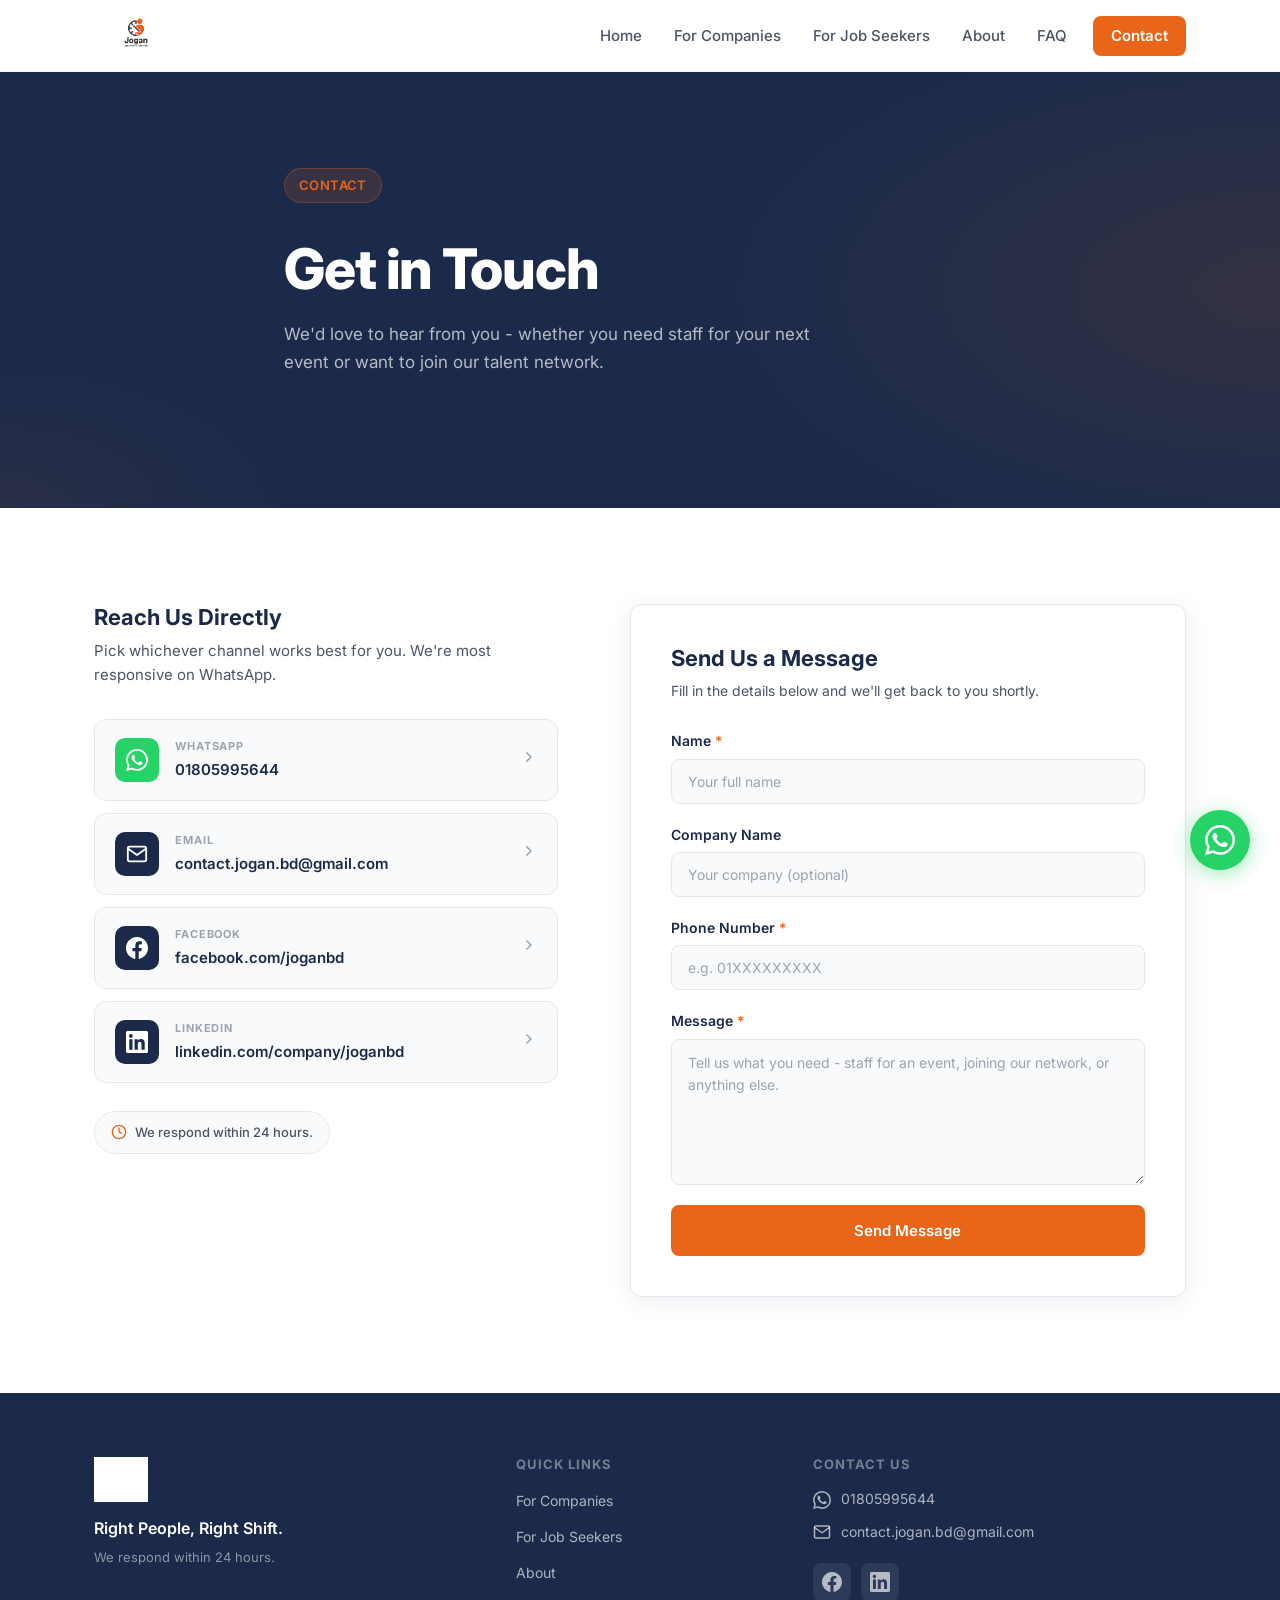
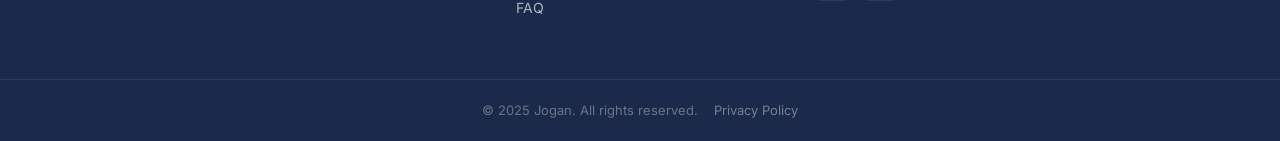
<file: contact.html>
<!DOCTYPE html>
<html lang="en">
<head>
  <meta charset="UTF-8" />
  <meta name="viewport" content="width=device-width, initial-scale=1.0" />
  <title>Contact Jogan | Hire Staff or Join Our Network | Dhaka</title>
  <meta name="description" content="Get in touch with Jogan to hire temporary staff or register as a worker in Dhaka. We respond within 24 hours via WhatsApp or email." />
  <meta name="keywords" content="contact Jogan Dhaka, hire temporary staff contact, staffing agency contact Bangladesh" />
  <meta name="robots" content="index, follow" />
  <meta property="og:image" content="assets/images/logo.PNG" />
  <link rel="canonical" href="https://joganstaff.com/contact.html" />
  <link rel="stylesheet" href="assets/css/style.css" />
  <link rel="preconnect" href="https://fonts.googleapis.com" />
  <link rel="preconnect" href="https://fonts.gstatic.com" crossorigin />
  <link href="https://fonts.googleapis.com/css2?family=Inter:wght@400;500;600;700;800&display=swap" rel="stylesheet" />
</head>
<body>

  <!-- NAVBAR -->
  <header class="navbar" id="navbar">
    <div class="nav-container">
      <a href="index.html" class="nav-logo">
        <img src="assets/images/logo.PNG" alt="Jogan" class="logo-img" />
      </a>
      <nav class="nav-links" id="navLinks">
        <a href="index.html" class="nav-link">Home</a>
        <a href="companies.html" class="nav-link">For Companies</a>
        <a href="jobseekers.html" class="nav-link">For Job Seekers</a>
        <a href="about.html" class="nav-link">About</a>
        <a href="faq.html" class="nav-link">FAQ</a>
        <a href="contact.html" class="nav-link active nav-cta">Contact</a>
      </nav>
      <button class="hamburger" id="hamburger" aria-label="Toggle menu" aria-expanded="false">
        <span></span>
        <span></span>
        <span></span>
      </button>
    </div>
  </header>

  <main>

    <!-- PAGE HERO -->
    <section class="page-hero">
      <div class="page-hero-bg"></div>
      <div class="page-hero-container">
        <span class="hero-badge">Contact</span>
        <h1 class="page-hero-headline">Get in Touch</h1>
        <p class="page-hero-sub">We'd love to hear from you - whether you need staff for your next event or want to join our talent network.</p>
      </div>
    </section>

    <!-- CONTACT MAIN -->
    <section class="contact-section" id="contact">
      <div class="section-container">
        <div class="contact-layout">

          <!-- LEFT: Contact Details -->
          <div class="contact-details">
            <h2 class="contact-details-title">Reach Us Directly</h2>
            <p class="contact-details-sub">Pick whichever channel works best for you. We're most responsive on WhatsApp.</p>

            <div class="contact-cards">

              <a href="https://wa.me/8801805995644" target="_blank" rel="noopener" class="contact-card contact-card--whatsapp">
                <div class="contact-card-icon">
                  <svg width="22" height="22" viewBox="0 0 24 24" fill="currentColor"><path d="M17.472 14.382c-.297-.149-1.758-.867-2.03-.967-.273-.099-.471-.148-.67.15-.197.297-.767.966-.94 1.164-.173.199-.347.223-.644.075-.297-.15-1.255-.463-2.39-1.475-.883-.788-1.48-1.761-1.653-2.059-.173-.297-.018-.458.13-.606.134-.133.298-.347.446-.52.149-.174.198-.298.298-.497.099-.198.05-.371-.025-.52-.075-.149-.669-1.612-.916-2.207-.242-.579-.487-.5-.669-.51-.173-.008-.371-.01-.57-.01-.198 0-.52.074-.792.372-.272.297-1.04 1.016-1.04 2.479 0 1.462 1.065 2.875 1.213 3.074.149.198 2.096 3.2 5.077 4.487.709.306 1.262.489 1.694.625.712.227 1.36.195 1.871.118.571-.085 1.758-.719 2.006-1.413.248-.694.248-1.289.173-1.413-.074-.124-.272-.198-.57-.347m-5.421 7.403h-.004a9.87 9.87 0 01-5.031-1.378l-.361-.214-3.741.982.998-3.648-.235-.374a9.86 9.86 0 01-1.51-5.26c.001-5.45 4.436-9.884 9.888-9.884 2.64 0 5.122 1.03 6.988 2.898a9.825 9.825 0 012.893 6.994c-.003 5.45-4.437 9.884-9.885 9.884m8.413-18.297A11.815 11.815 0 0012.05 0C5.495 0 .16 5.335.157 11.892c0 2.096.547 4.142 1.588 5.945L.057 24l6.305-1.654a11.882 11.882 0 005.683 1.448h.005c6.554 0 11.89-5.335 11.893-11.893a11.821 11.821 0 00-3.48-8.413z"/></svg>
                </div>
                <div class="contact-card-body">
                  <span class="contact-card-label">WhatsApp</span>
                  <span class="contact-card-value">01805995644</span>
                </div>
                <div class="contact-card-arrow">
                  <svg width="16" height="16" viewBox="0 0 24 24" fill="none" stroke="currentColor" stroke-width="2.5" stroke-linecap="round" stroke-linejoin="round"><polyline points="9 18 15 12 9 6"/></svg>
                </div>
              </a>

              <a href="mailto:contact.jogan.bd@gmail.com" class="contact-card">
                <div class="contact-card-icon">
                  <svg width="22" height="22" viewBox="0 0 24 24" fill="none" stroke="currentColor" stroke-width="2" stroke-linecap="round" stroke-linejoin="round"><path d="M4 4h16c1.1 0 2 .9 2 2v12c0 1.1-.9 2-2 2H4c-1.1 0-2-.9-2-2V6c0-1.1.9-2 2-2z"/><polyline points="22,6 12,13 2,6"/></svg>
                </div>
                <div class="contact-card-body">
                  <span class="contact-card-label">Email</span>
                  <span class="contact-card-value">contact.jogan.bd@gmail.com</span>
                </div>
                <div class="contact-card-arrow">
                  <svg width="16" height="16" viewBox="0 0 24 24" fill="none" stroke="currentColor" stroke-width="2.5" stroke-linecap="round" stroke-linejoin="round"><polyline points="9 18 15 12 9 6"/></svg>
                </div>
              </a>

              <a href="https://www.facebook.com/profile.php?id=61590777681448" target="_blank" rel="noopener" class="contact-card">
                <div class="contact-card-icon">
                  <svg width="22" height="22" viewBox="0 0 24 24" fill="currentColor"><path d="M24 12.073c0-6.627-5.373-12-12-12s-12 5.373-12 12c0 5.99 4.388 10.954 10.125 11.854v-8.385H7.078v-3.47h3.047V9.43c0-3.007 1.792-4.669 4.533-4.669 1.312 0 2.686.235 2.686.235v2.953H15.83c-1.491 0-1.956.925-1.956 1.874v2.25h3.328l-.532 3.47h-2.796v8.385C19.612 23.027 24 18.062 24 12.073z"/></svg>
                </div>
                <div class="contact-card-body">
                  <span class="contact-card-label">Facebook</span>
                  <span class="contact-card-value">facebook.com/joganbd</span>
                </div>
                <div class="contact-card-arrow">
                  <svg width="16" height="16" viewBox="0 0 24 24" fill="none" stroke="currentColor" stroke-width="2.5" stroke-linecap="round" stroke-linejoin="round"><polyline points="9 18 15 12 9 6"/></svg>
                </div>
              </a>

              <a href="https://www.linkedin.com/company/joganbd" target="_blank" rel="noopener" class="contact-card">
                <div class="contact-card-icon">
                  <svg width="22" height="22" viewBox="0 0 24 24" fill="currentColor"><path d="M20.447 20.452h-3.554v-5.569c0-1.328-.027-3.037-1.852-3.037-1.853 0-2.136 1.445-2.136 2.939v5.667H9.351V9h3.414v1.561h.046c.477-.9 1.637-1.85 3.37-1.85 3.601 0 4.267 2.37 4.267 5.455v6.286zM5.337 7.433a2.062 2.062 0 01-2.063-2.065 2.064 2.064 0 112.063 2.065zm1.782 13.019H3.555V9h3.564v11.452zM22.225 0H1.771C.792 0 0 .774 0 1.729v20.542C0 23.227.792 24 1.771 24h20.451C23.2 24 24 23.227 24 22.271V1.729C24 .774 23.2 0 22.222 0h.003z"/></svg>
                </div>
                <div class="contact-card-body">
                  <span class="contact-card-label">LinkedIn</span>
                  <span class="contact-card-value">linkedin.com/company/joganbd</span>
                </div>
                <div class="contact-card-arrow">
                  <svg width="16" height="16" viewBox="0 0 24 24" fill="none" stroke="currentColor" stroke-width="2.5" stroke-linecap="round" stroke-linejoin="round"><polyline points="9 18 15 12 9 6"/></svg>
                </div>
              </a>

            </div>

            <div class="response-note">
              <svg width="16" height="16" viewBox="0 0 24 24" fill="none" stroke="currentColor" stroke-width="2" stroke-linecap="round" stroke-linejoin="round"><circle cx="12" cy="12" r="10"/><polyline points="12 6 12 12 16 14"/></svg>
              We respond within 24 hours.
            </div>
          </div>

          <!-- RIGHT: Contact Form -->
          <div class="contact-form-wrap">
            <h2 class="contact-form-title">Send Us a Message</h2>
            <p class="contact-form-sub">Fill in the details below and we'll get back to you shortly.</p>
            <div class="form-success" id="formSuccess" style="display:none;">
              <p>Thank you! We will get back to you within 24 hours.</p>
            </div>
            <form class="contact-form" id="contactForm" action="https://formspree.io/f/mqeoepqo" method="POST" novalidate>
              <div class="form-group">
                <label for="name" class="form-label">Name <span class="form-required">*</span></label>
                <input type="text" id="name" name="name" class="form-input" placeholder="Your full name" required />
              </div>
              <div class="form-group">
                <label for="company" class="form-label">Company Name</label>
                <input type="text" id="company" name="company" class="form-input" placeholder="Your company (optional)" />
              </div>
              <div class="form-group">
                <label for="phone" class="form-label">Phone Number <span class="form-required">*</span></label>
                <input type="tel" id="phone" name="phone" class="form-input" placeholder="e.g. 01XXXXXXXXX" required />
              </div>
              <div class="form-group">
                <label for="message" class="form-label">Message <span class="form-required">*</span></label>
                <textarea id="message" name="message" class="form-input form-textarea" placeholder="Tell us what you need - staff for an event, joining our network, or anything else." rows="5" required></textarea>
              </div>
              <button type="submit" class="btn btn-primary btn-full">Send Message</button>
            </form>
          </div>

        </div>
      </div>
    </section>

  </main>

  <!-- FOOTER -->
  <footer class="footer">
    <div class="footer-container">
      <div class="footer-brand">
        <img src="assets/images/logo.PNG" alt="Jogan" class="footer-logo" />
        <p class="footer-tagline">Right People, Right Shift.</p>
        <p class="footer-response">We respond within 24 hours.</p>
      </div>
      <div class="footer-links">
        <h4>Quick Links</h4>
        <ul>
          <li><a href="companies.html">For Companies</a></li>
          <li><a href="jobseekers.html">For Job Seekers</a></li>
          <li><a href="about.html">About</a></li>
          <li><a href="faq.html">FAQ</a></li>
        </ul>
      </div>
      <div class="footer-contact">
        <h4>Contact Us</h4>
        <ul class="contact-list">
          <li>
            <a href="https://wa.me/8801805995644" target="_blank" rel="noopener" class="contact-item">
              <svg width="18" height="18" viewBox="0 0 24 24" fill="currentColor"><path d="M17.472 14.382c-.297-.149-1.758-.867-2.03-.967-.273-.099-.471-.148-.67.15-.197.297-.767.966-.94 1.164-.173.199-.347.223-.644.075-.297-.15-1.255-.463-2.39-1.475-.883-.788-1.48-1.761-1.653-2.059-.173-.297-.018-.458.13-.606.134-.133.298-.347.446-.52.149-.174.198-.298.298-.497.099-.198.05-.371-.025-.52-.075-.149-.669-1.612-.916-2.207-.242-.579-.487-.5-.669-.51-.173-.008-.371-.01-.57-.01-.198 0-.52.074-.792.372-.272.297-1.04 1.016-1.04 2.479 0 1.462 1.065 2.875 1.213 3.074.149.198 2.096 3.2 5.077 4.487.709.306 1.262.489 1.694.625.712.227 1.36.195 1.871.118.571-.085 1.758-.719 2.006-1.413.248-.694.248-1.289.173-1.413-.074-.124-.272-.198-.57-.347m-5.421 7.403h-.004a9.87 9.87 0 01-5.031-1.378l-.361-.214-3.741.982.998-3.648-.235-.374a9.86 9.86 0 01-1.51-5.26c.001-5.45 4.436-9.884 9.888-9.884 2.64 0 5.122 1.03 6.988 2.898a9.825 9.825 0 012.893 6.994c-.003 5.45-4.437 9.884-9.885 9.884m8.413-18.297A11.815 11.815 0 0012.05 0C5.495 0 .16 5.335.157 11.892c0 2.096.547 4.142 1.588 5.945L.057 24l6.305-1.654a11.882 11.882 0 005.683 1.448h.005c6.554 0 11.89-5.335 11.893-11.893a11.821 11.821 0 00-3.48-8.413z"/></svg>
              01805995644
            </a>
          </li>
          <li>
            <a href="mailto:contact.jogan.bd@gmail.com" class="contact-item">
              <svg width="18" height="18" viewBox="0 0 24 24" fill="none" stroke="currentColor" stroke-width="2" stroke-linecap="round" stroke-linejoin="round"><path d="M4 4h16c1.1 0 2 .9 2 2v12c0 1.1-.9 2-2 2H4c-1.1 0-2-.9-2-2V6c0-1.1.9-2 2-2z"/><polyline points="22,6 12,13 2,6"/></svg>
              contact.jogan.bd@gmail.com
            </a>
          </li>
        </ul>
        <div class="social-links">
          <a href="https://www.facebook.com/profile.php?id=61590777681448" target="_blank" rel="noopener" class="social-link" aria-label="Facebook">
            <svg width="20" height="20" viewBox="0 0 24 24" fill="currentColor"><path d="M24 12.073c0-6.627-5.373-12-12-12s-12 5.373-12 12c0 5.99 4.388 10.954 10.125 11.854v-8.385H7.078v-3.47h3.047V9.43c0-3.007 1.792-4.669 4.533-4.669 1.312 0 2.686.235 2.686.235v2.953H15.83c-1.491 0-1.956.925-1.956 1.874v2.25h3.328l-.532 3.47h-2.796v8.385C19.612 23.027 24 18.062 24 12.073z"/></svg>
          </a>
          <a href="https://www.linkedin.com/company/joganbd" target="_blank" rel="noopener" class="social-link" aria-label="LinkedIn">
            <svg width="20" height="20" viewBox="0 0 24 24" fill="currentColor"><path d="M20.447 20.452h-3.554v-5.569c0-1.328-.027-3.037-1.852-3.037-1.853 0-2.136 1.445-2.136 2.939v5.667H9.351V9h3.414v1.561h.046c.477-.9 1.637-1.85 3.37-1.85 3.601 0 4.267 2.37 4.267 5.455v6.286zM5.337 7.433a2.062 2.062 0 01-2.063-2.065 2.064 2.064 0 112.063 2.065zm1.782 13.019H3.555V9h3.564v11.452zM22.225 0H1.771C.792 0 0 .774 0 1.729v20.542C0 23.227.792 24 1.771 24h20.451C23.2 24 24 23.227 24 22.271V1.729C24 .774 23.2 0 22.222 0h.003z"/></svg>
          </a>
        </div>
      </div>
    </div>
    <div class="footer-bottom">
      <p>&copy; 2025 Jogan. All rights reserved. <a href="privacy.html" class="footer-privacy">Privacy Policy</a></p>
    </div>
  </footer>

  <!-- Floating WhatsApp Button -->
  <a href="https://wa.me/8801805995644" target="_blank" rel="noopener" class="whatsapp-float" aria-label="Chat with us on WhatsApp">
    <svg width="30" height="30" viewBox="0 0 24 24" fill="currentColor"><path d="M17.472 14.382c-.297-.149-1.758-.867-2.03-.967-.273-.099-.471-.148-.67.15-.197.297-.767.966-.94 1.164-.173.199-.347.223-.644.075-.297-.15-1.255-.463-2.39-1.475-.883-.788-1.48-1.761-1.653-2.059-.173-.297-.018-.458.13-.606.134-.133.298-.347.446-.52.149-.174.198-.298.298-.497.099-.198.05-.371-.025-.52-.075-.149-.669-1.612-.916-2.207-.242-.579-.487-.5-.669-.51-.173-.008-.371-.01-.57-.01-.198 0-.52.074-.792.372-.272.297-1.04 1.016-1.04 2.479 0 1.462 1.065 2.875 1.213 3.074.149.198 2.096 3.2 5.077 4.487.709.306 1.262.489 1.694.625.712.227 1.36.195 1.871.118.571-.085 1.758-.719 2.006-1.413.248-.694.248-1.289.173-1.413-.074-.124-.272-.198-.57-.347m-5.421 7.403h-.004a9.87 9.87 0 01-5.031-1.378l-.361-.214-3.741.982.998-3.648-.235-.374a9.86 9.86 0 01-1.51-5.26c.001-5.45 4.436-9.884 9.888-9.884 2.64 0 5.122 1.03 6.988 2.898a9.825 9.825 0 012.893 6.994c-.003 5.45-4.437 9.884-9.885 9.884m8.413-18.297A11.815 11.815 0 0012.05 0C5.495 0 .16 5.335.157 11.892c0 2.096.547 4.142 1.588 5.945L.057 24l6.305-1.654a11.882 11.882 0 005.683 1.448h.005c6.554 0 11.89-5.335 11.893-11.893a11.821 11.821 0 00-3.48-8.413z"/></svg>
    <span class="whatsapp-tooltip">Chat with us</span>
  </a>

  <script>
    var form = document.getElementById('contactForm');
    var success = document.getElementById('formSuccess');
    if (form) {
      form.addEventListener('submit', function (e) {
        e.preventDefault();
        fetch(form.action, {
          method: 'POST',
          body: new FormData(form),
          headers: { 'Accept': 'application/json' }
        }).then(function (res) {
          if (res.ok) {
            form.style.display = 'none';
            success.style.display = 'block';
          } else {
            form.submit();
          }
        }).catch(function () {
          form.submit();
        });
      });
    }
  </script>
  <script src="assets/js/main.js"></script>
</body>
</html>
</file>
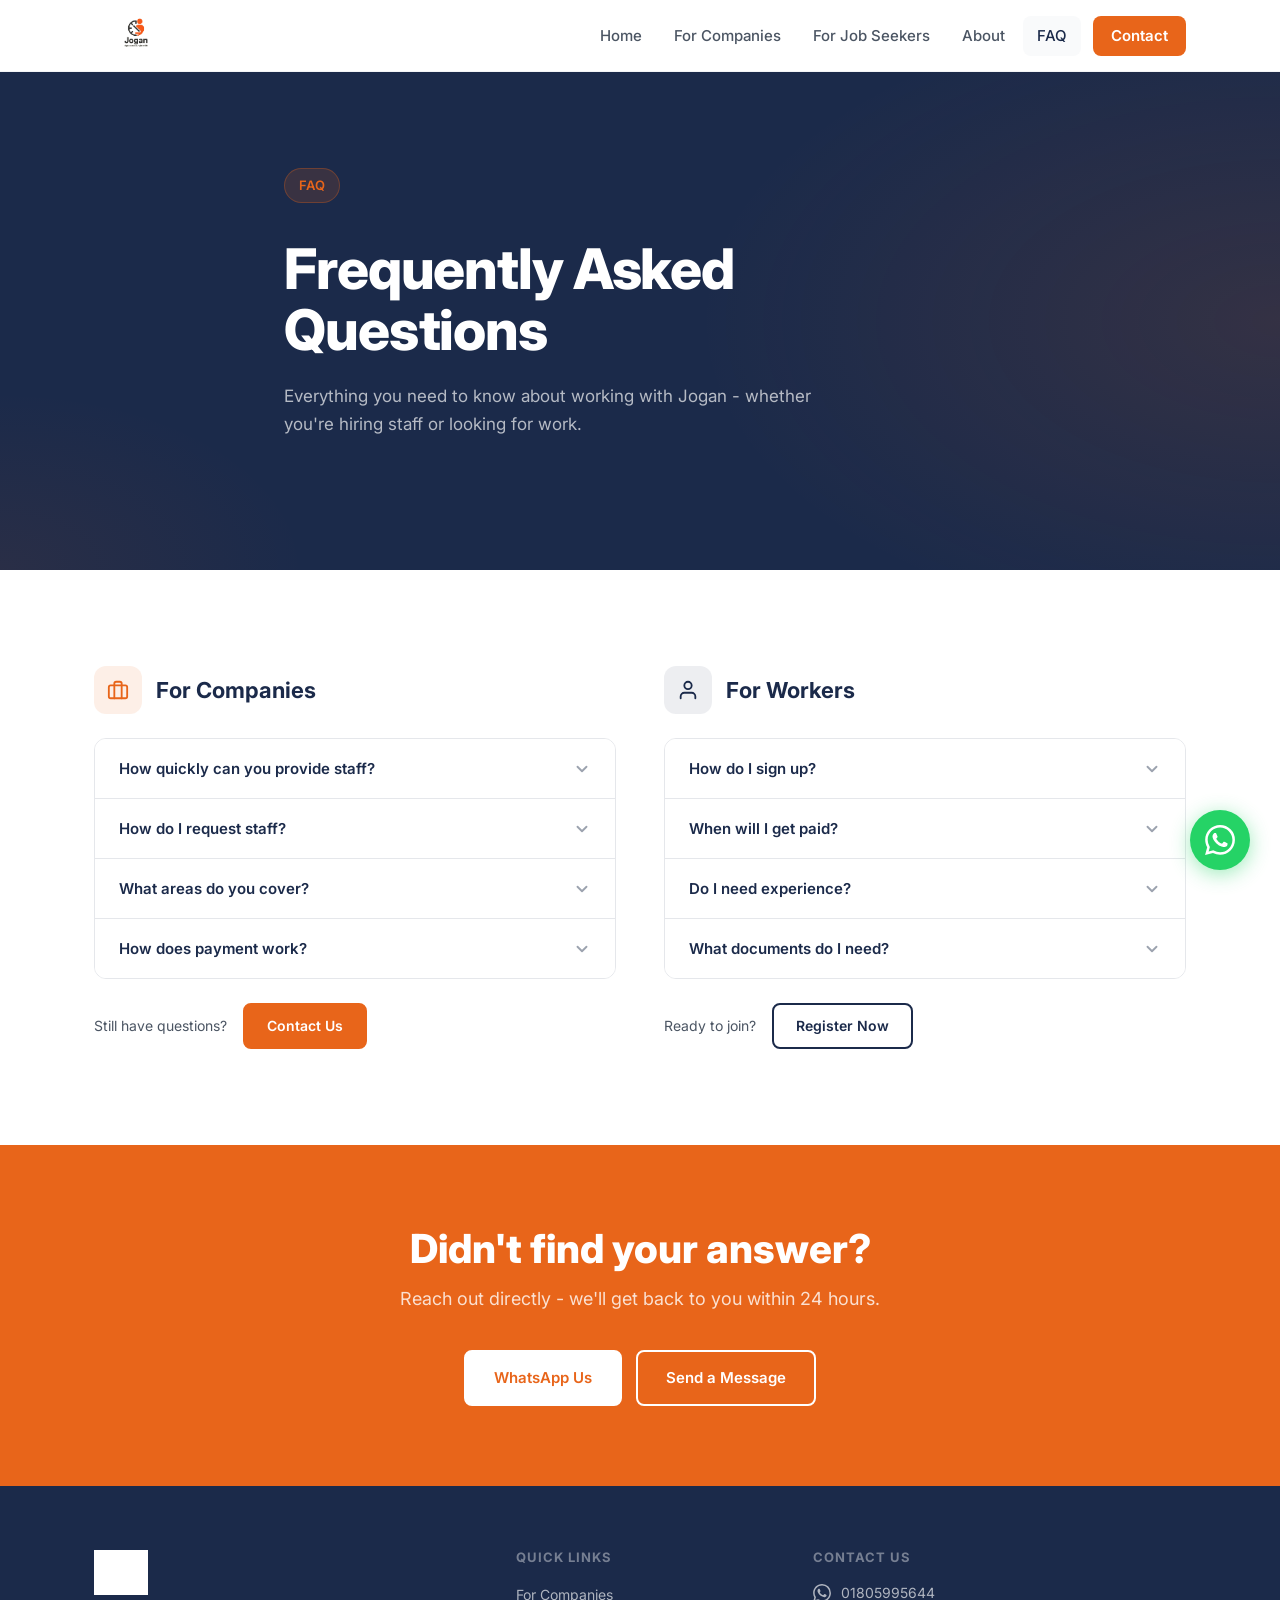
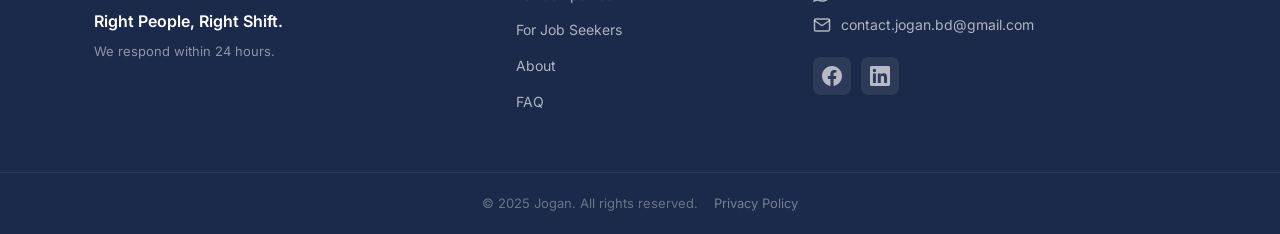
<file: faq.html>
<!DOCTYPE html>
<html lang="en">
<head>
  <meta charset="UTF-8" />
  <meta name="viewport" content="width=device-width, initial-scale=1.0" />
  <title>FAQ | Temporary Staff Hire Dhaka | Jogan</title>
  <meta name="description" content="Common questions about hiring temporary staff or joining Jogan's worker network in Dhaka, Bangladesh." />
  <meta name="keywords" content="temporary staff FAQ Dhaka, hire event staff questions, part time job Dhaka FAQ" />
  <meta name="robots" content="index, follow" />
  <meta property="og:image" content="assets/images/logo.PNG" />
  <link rel="canonical" href="https://joganstaff.com/faq.html" />
  <link rel="stylesheet" href="assets/css/style.css" />
  <link rel="preconnect" href="https://fonts.googleapis.com" />
  <link rel="preconnect" href="https://fonts.gstatic.com" crossorigin />
  <link href="https://fonts.googleapis.com/css2?family=Inter:wght@400;500;600;700;800&display=swap" rel="stylesheet" />
</head>
<body>

  <!-- NAVBAR -->
  <header class="navbar" id="navbar">
    <div class="nav-container">
      <a href="index.html" class="nav-logo">
        <img src="assets/images/logo.PNG" alt="Jogan" class="logo-img" />
      </a>
      <nav class="nav-links" id="navLinks">
        <a href="index.html" class="nav-link">Home</a>
        <a href="companies.html" class="nav-link">For Companies</a>
        <a href="jobseekers.html" class="nav-link">For Job Seekers</a>
        <a href="about.html" class="nav-link">About</a>
        <a href="faq.html" class="nav-link active">FAQ</a>
        <a href="contact.html" class="nav-link nav-cta">Contact</a>
      </nav>
      <button class="hamburger" id="hamburger" aria-label="Toggle menu" aria-expanded="false">
        <span></span>
        <span></span>
        <span></span>
      </button>
    </div>
  </header>

  <main>

    <!-- PAGE HERO -->
    <section class="page-hero">
      <div class="page-hero-bg"></div>
      <div class="page-hero-container">
        <span class="hero-badge">FAQ</span>
        <h1 class="page-hero-headline">Frequently Asked<br />Questions</h1>
        <p class="page-hero-sub">Everything you need to know about working with Jogan - whether you're hiring staff or looking for work.</p>
      </div>
    </section>

    <!-- FAQ SECTIONS -->
    <section class="faq-section" id="faq">
      <div class="section-container">
        <div class="faq-layout">

          <!-- FOR COMPANIES -->
          <div class="faq-group">
            <div class="faq-group-header">
              <div class="faq-group-icon company-icon">
                <svg width="22" height="22" viewBox="0 0 24 24" fill="none" stroke="currentColor" stroke-width="2" stroke-linecap="round" stroke-linejoin="round"><rect x="2" y="7" width="20" height="14" rx="2"/><path d="M16 21V5a2 2 0 0 0-2-2h-4a2 2 0 0 0-2 2v16"/></svg>
              </div>
              <h2>For Companies</h2>
            </div>
            <div class="accordion" id="accordion-companies">

              <div class="accordion-item">
                <button class="accordion-trigger" aria-expanded="false">
                  <span>How quickly can you provide staff?</span>
                  <div class="accordion-icon">
                    <svg width="18" height="18" viewBox="0 0 24 24" fill="none" stroke="currentColor" stroke-width="2.5" stroke-linecap="round" stroke-linejoin="round"><polyline points="6 9 12 15 18 9"/></svg>
                  </div>
                </button>
                <div class="accordion-body">
                  <p>We typically confirm and deploy staff within 24–48 hours of your request. For larger requirements, we recommend reaching out at least 3 days in advance.</p>
                </div>
              </div>

              <div class="accordion-item">
                <button class="accordion-trigger" aria-expanded="false">
                  <span>How do I request staff?</span>
                  <div class="accordion-icon">
                    <svg width="18" height="18" viewBox="0 0 24 24" fill="none" stroke="currentColor" stroke-width="2.5" stroke-linecap="round" stroke-linejoin="round"><polyline points="6 9 12 15 18 9"/></svg>
                  </div>
                </button>
                <div class="accordion-body">
                  <p>Simply contact us via WhatsApp or email with your requirements - role type, number of staff, date, time, and location. We'll take it from there.</p>
                </div>
              </div>

              <div class="accordion-item">
                <button class="accordion-trigger" aria-expanded="false">
                  <span>What areas do you cover?</span>
                  <div class="accordion-icon">
                    <svg width="18" height="18" viewBox="0 0 24 24" fill="none" stroke="currentColor" stroke-width="2.5" stroke-linecap="round" stroke-linejoin="round"><polyline points="6 9 12 15 18 9"/></svg>
                  </div>
                </button>
                <div class="accordion-body">
                  <p>We currently cover all areas across Dhaka.</p>
                </div>
              </div>

              <div class="accordion-item">
                <button class="accordion-trigger" aria-expanded="false">
                  <span>How does payment work?</span>
                  <div class="accordion-icon">
                    <svg width="18" height="18" viewBox="0 0 24 24" fill="none" stroke="currentColor" stroke-width="2.5" stroke-linecap="round" stroke-linejoin="round"><polyline points="6 9 12 15 18 9"/></svg>
                  </div>
                </button>
                <div class="accordion-body">
                  <p>Payment terms are discussed and finalized directly with our team before deployment. We keep it flexible and straightforward based on your specific requirement.</p>
                </div>
              </div>

            </div>
            <div class="faq-group-cta">
              <p>Still have questions?</p>
              <a href="contact.html" class="btn btn-primary btn-sm">Contact Us</a>
            </div>
          </div>

          <!-- FOR WORKERS -->
          <div class="faq-group">
            <div class="faq-group-header">
              <div class="faq-group-icon worker-icon">
                <svg width="22" height="22" viewBox="0 0 24 24" fill="none" stroke="currentColor" stroke-width="2" stroke-linecap="round" stroke-linejoin="round"><path d="M20 21v-2a4 4 0 0 0-4-4H8a4 4 0 0 0-4 4v2"/><circle cx="12" cy="7" r="4"/></svg>
              </div>
              <h2>For Workers</h2>
            </div>
            <div class="accordion" id="accordion-workers">

              <div class="accordion-item">
                <button class="accordion-trigger" aria-expanded="false">
                  <span>How do I sign up?</span>
                  <div class="accordion-icon">
                    <svg width="18" height="18" viewBox="0 0 24 24" fill="none" stroke="currentColor" stroke-width="2.5" stroke-linecap="round" stroke-linejoin="round"><polyline points="6 9 12 15 18 9"/></svg>
                  </div>
                </button>
                <div class="accordion-body">
                  <p>Fill out our registration form on the website. We'll review your profile and contact you when a matching shift is available.</p>
                </div>
              </div>

              <div class="accordion-item">
                <button class="accordion-trigger" aria-expanded="false">
                  <span>When will I get paid?</span>
                  <div class="accordion-icon">
                    <svg width="18" height="18" viewBox="0 0 24 24" fill="none" stroke="currentColor" stroke-width="2.5" stroke-linecap="round" stroke-linejoin="round"><polyline points="6 9 12 15 18 9"/></svg>
                  </div>
                </button>
                <div class="accordion-body">
                  <p>For single-day jobs, payment is made the same day. For multi-day assignments, payments are processed on a 2–3 day cycle.</p>
                </div>
              </div>

              <div class="accordion-item">
                <button class="accordion-trigger" aria-expanded="false">
                  <span>Do I need experience?</span>
                  <div class="accordion-icon">
                    <svg width="18" height="18" viewBox="0 0 24 24" fill="none" stroke="currentColor" stroke-width="2.5" stroke-linecap="round" stroke-linejoin="round"><polyline points="6 9 12 15 18 9"/></svg>
                  </div>
                </button>
                <div class="accordion-body">
                  <p>Not necessarily. We value reliability, communication, and attitude. If you're willing to show up and work professionally, we want you in our network.</p>
                </div>
              </div>

              <div class="accordion-item">
                <button class="accordion-trigger" aria-expanded="false">
                  <span>What documents do I need?</span>
                  <div class="accordion-icon">
                    <svg width="18" height="18" viewBox="0 0 24 24" fill="none" stroke="currentColor" stroke-width="2.5" stroke-linecap="round" stroke-linejoin="round"><polyline points="6 9 12 15 18 9"/></svg>
                  </div>
                </button>
                <div class="accordion-body">
                  <p>A recent photo is required during registration. NID may be requested before your first deployment.</p>
                </div>
              </div>

            </div>
            <div class="faq-group-cta">
              <p>Ready to join?</p>
              <a href="jobseekers.html" class="btn btn-outline btn-sm">Register Now</a>
            </div>
          </div>

        </div>
      </div>
    </section>

    <!-- CTA BAND -->
    <section class="cta-band">
      <div class="section-container">
        <div class="cta-content">
          <h2>Didn't find your answer?</h2>
          <p>Reach out directly - we'll get back to you within 24 hours.</p>
          <div class="cta-actions">
            <a href="https://wa.me/8801805995644" target="_blank" rel="noopener" class="btn btn-white">WhatsApp Us</a>
            <a href="contact.html" class="btn btn-outline-white">Send a Message</a>
          </div>
        </div>
      </div>
    </section>

  </main>

  <!-- FOOTER -->
  <footer class="footer">
    <div class="footer-container">
      <div class="footer-brand">
        <img src="assets/images/logo.PNG" alt="Jogan" class="footer-logo" />
        <p class="footer-tagline">Right People, Right Shift.</p>
        <p class="footer-response">We respond within 24 hours.</p>
      </div>
      <div class="footer-links">
        <h4>Quick Links</h4>
        <ul>
          <li><a href="companies.html">For Companies</a></li>
          <li><a href="jobseekers.html">For Job Seekers</a></li>
          <li><a href="about.html">About</a></li>
          <li><a href="faq.html">FAQ</a></li>
        </ul>
      </div>
      <div class="footer-contact">
        <h4>Contact Us</h4>
        <ul class="contact-list">
          <li>
            <a href="https://wa.me/8801805995644" target="_blank" rel="noopener" class="contact-item">
              <svg width="18" height="18" viewBox="0 0 24 24" fill="currentColor"><path d="M17.472 14.382c-.297-.149-1.758-.867-2.03-.967-.273-.099-.471-.148-.67.15-.197.297-.767.966-.94 1.164-.173.199-.347.223-.644.075-.297-.15-1.255-.463-2.39-1.475-.883-.788-1.48-1.761-1.653-2.059-.173-.297-.018-.458.13-.606.134-.133.298-.347.446-.52.149-.174.198-.298.298-.497.099-.198.05-.371-.025-.52-.075-.149-.669-1.612-.916-2.207-.242-.579-.487-.5-.669-.51-.173-.008-.371-.01-.57-.01-.198 0-.52.074-.792.372-.272.297-1.04 1.016-1.04 2.479 0 1.462 1.065 2.875 1.213 3.074.149.198 2.096 3.2 5.077 4.487.709.306 1.262.489 1.694.625.712.227 1.36.195 1.871.118.571-.085 1.758-.719 2.006-1.413.248-.694.248-1.289.173-1.413-.074-.124-.272-.198-.57-.347m-5.421 7.403h-.004a9.87 9.87 0 01-5.031-1.378l-.361-.214-3.741.982.998-3.648-.235-.374a9.86 9.86 0 01-1.51-5.26c.001-5.45 4.436-9.884 9.888-9.884 2.64 0 5.122 1.03 6.988 2.898a9.825 9.825 0 012.893 6.994c-.003 5.45-4.437 9.884-9.885 9.884m8.413-18.297A11.815 11.815 0 0012.05 0C5.495 0 .16 5.335.157 11.892c0 2.096.547 4.142 1.588 5.945L.057 24l6.305-1.654a11.882 11.882 0 005.683 1.448h.005c6.554 0 11.89-5.335 11.893-11.893a11.821 11.821 0 00-3.48-8.413z"/></svg>
              01805995644
            </a>
          </li>
          <li>
            <a href="mailto:contact.jogan.bd@gmail.com" class="contact-item">
              <svg width="18" height="18" viewBox="0 0 24 24" fill="none" stroke="currentColor" stroke-width="2" stroke-linecap="round" stroke-linejoin="round"><path d="M4 4h16c1.1 0 2 .9 2 2v12c0 1.1-.9 2-2 2H4c-1.1 0-2-.9-2-2V6c0-1.1.9-2 2-2z"/><polyline points="22,6 12,13 2,6"/></svg>
              contact.jogan.bd@gmail.com
            </a>
          </li>
        </ul>
        <div class="social-links">
          <a href="https://www.facebook.com/profile.php?id=61590777681448" target="_blank" rel="noopener" class="social-link" aria-label="Facebook">
            <svg width="20" height="20" viewBox="0 0 24 24" fill="currentColor"><path d="M24 12.073c0-6.627-5.373-12-12-12s-12 5.373-12 12c0 5.99 4.388 10.954 10.125 11.854v-8.385H7.078v-3.47h3.047V9.43c0-3.007 1.792-4.669 4.533-4.669 1.312 0 2.686.235 2.686.235v2.953H15.83c-1.491 0-1.956.925-1.956 1.874v2.25h3.328l-.532 3.47h-2.796v8.385C19.612 23.027 24 18.062 24 12.073z"/></svg>
          </a>
          <a href="https://www.linkedin.com/company/joganbd" target="_blank" rel="noopener" class="social-link" aria-label="LinkedIn">
            <svg width="20" height="20" viewBox="0 0 24 24" fill="currentColor"><path d="M20.447 20.452h-3.554v-5.569c0-1.328-.027-3.037-1.852-3.037-1.853 0-2.136 1.445-2.136 2.939v5.667H9.351V9h3.414v1.561h.046c.477-.9 1.637-1.85 3.37-1.85 3.601 0 4.267 2.37 4.267 5.455v6.286zM5.337 7.433a2.062 2.062 0 01-2.063-2.065 2.064 2.064 0 112.063 2.065zm1.782 13.019H3.555V9h3.564v11.452zM22.225 0H1.771C.792 0 0 .774 0 1.729v20.542C0 23.227.792 24 1.771 24h20.451C23.2 24 24 23.227 24 22.271V1.729C24 .774 23.2 0 22.222 0h.003z"/></svg>
          </a>
        </div>
      </div>
    </div>
    <div class="footer-bottom">
      <p>&copy; 2025 Jogan. All rights reserved. <a href="privacy.html" class="footer-privacy">Privacy Policy</a></p>
    </div>
  </footer>

  <!-- Floating WhatsApp Button -->
  <a href="https://wa.me/8801805995644" target="_blank" rel="noopener" class="whatsapp-float" aria-label="Chat with us on WhatsApp">
    <svg width="30" height="30" viewBox="0 0 24 24" fill="currentColor"><path d="M17.472 14.382c-.297-.149-1.758-.867-2.03-.967-.273-.099-.471-.148-.67.15-.197.297-.767.966-.94 1.164-.173.199-.347.223-.644.075-.297-.15-1.255-.463-2.39-1.475-.883-.788-1.48-1.761-1.653-2.059-.173-.297-.018-.458.13-.606.134-.133.298-.347.446-.52.149-.174.198-.298.298-.497.099-.198.05-.371-.025-.52-.075-.149-.669-1.612-.916-2.207-.242-.579-.487-.5-.669-.51-.173-.008-.371-.01-.57-.01-.198 0-.52.074-.792.372-.272.297-1.04 1.016-1.04 2.479 0 1.462 1.065 2.875 1.213 3.074.149.198 2.096 3.2 5.077 4.487.709.306 1.262.489 1.694.625.712.227 1.36.195 1.871.118.571-.085 1.758-.719 2.006-1.413.248-.694.248-1.289.173-1.413-.074-.124-.272-.198-.57-.347m-5.421 7.403h-.004a9.87 9.87 0 01-5.031-1.378l-.361-.214-3.741.982.998-3.648-.235-.374a9.86 9.86 0 01-1.51-5.26c.001-5.45 4.436-9.884 9.888-9.884 2.64 0 5.122 1.03 6.988 2.898a9.825 9.825 0 012.893 6.994c-.003 5.45-4.437 9.884-9.885 9.884m8.413-18.297A11.815 11.815 0 0012.05 0C5.495 0 .16 5.335.157 11.892c0 2.096.547 4.142 1.588 5.945L.057 24l6.305-1.654a11.882 11.882 0 005.683 1.448h.005c6.554 0 11.89-5.335 11.893-11.893a11.821 11.821 0 00-3.48-8.413z"/></svg>
    <span class="whatsapp-tooltip">Chat with us</span>
  </a>

  <script src="assets/js/main.js"></script>
</body>
</html>
</file>
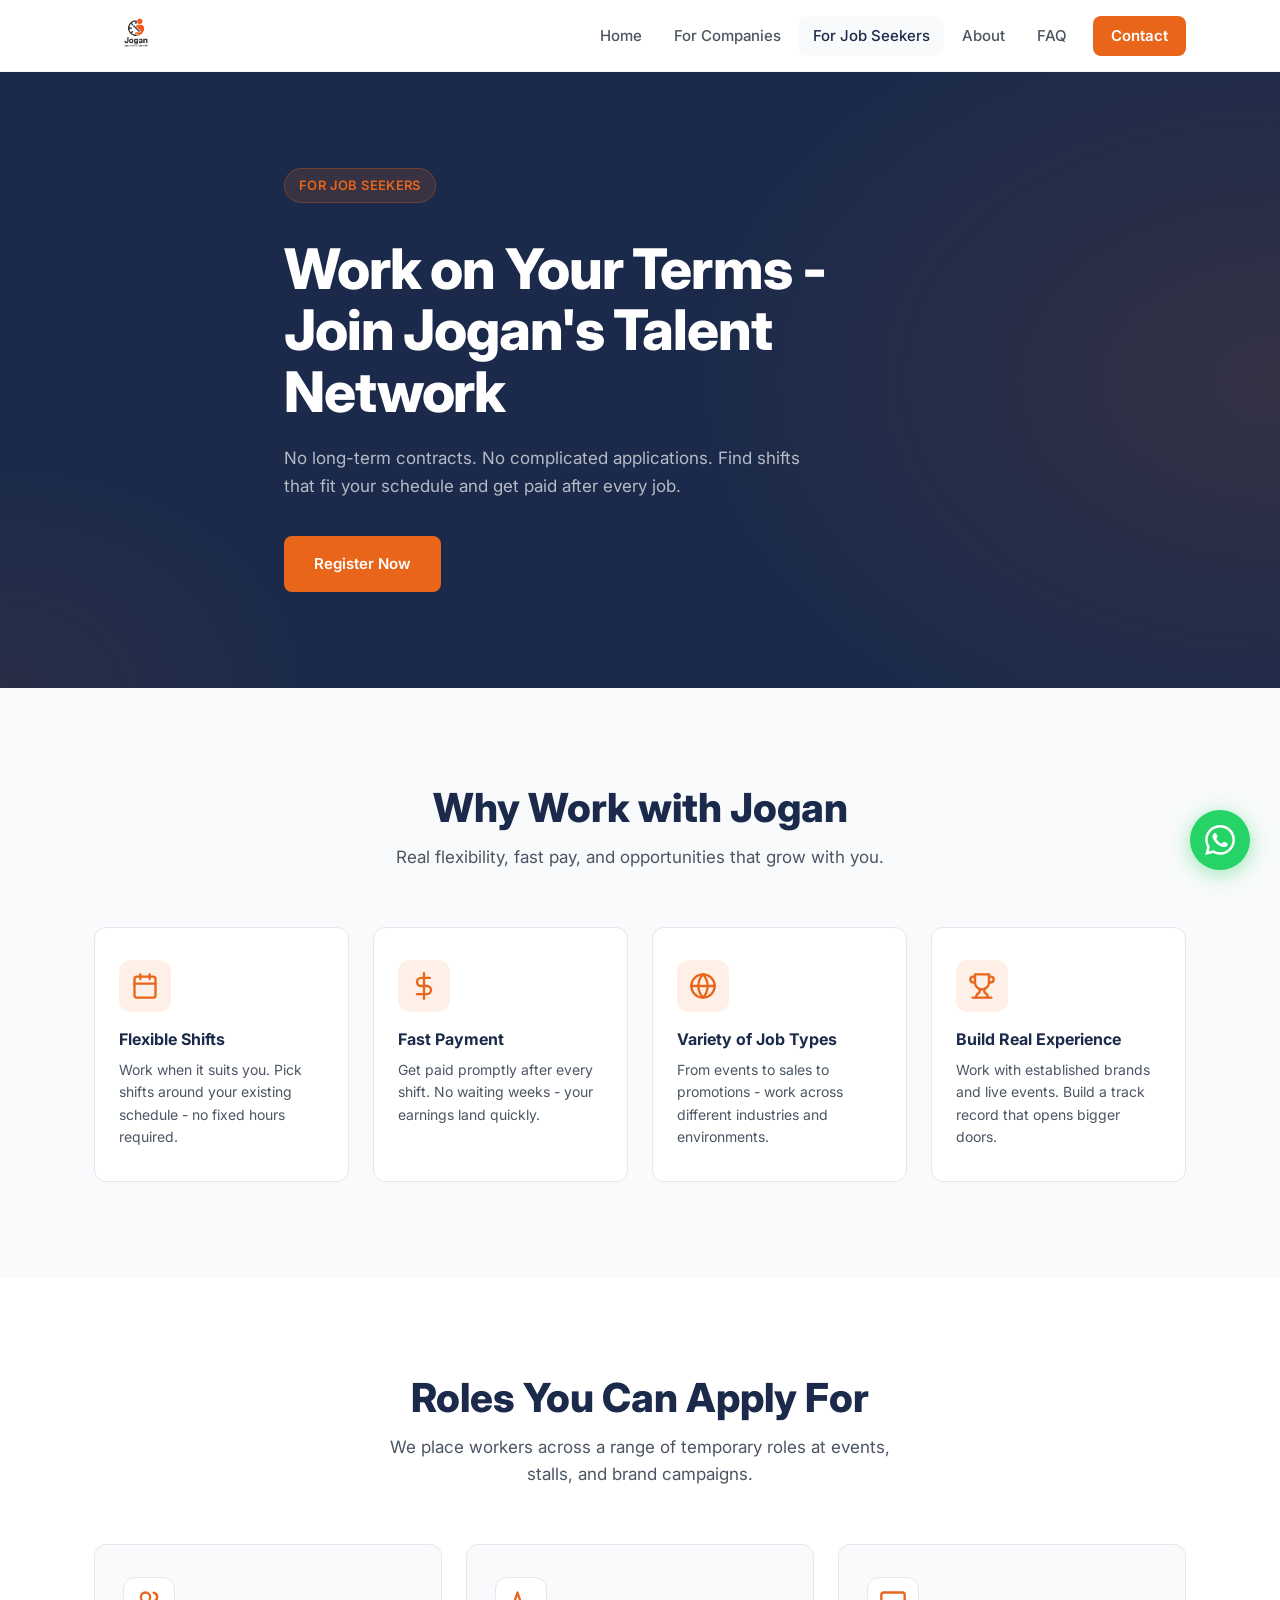
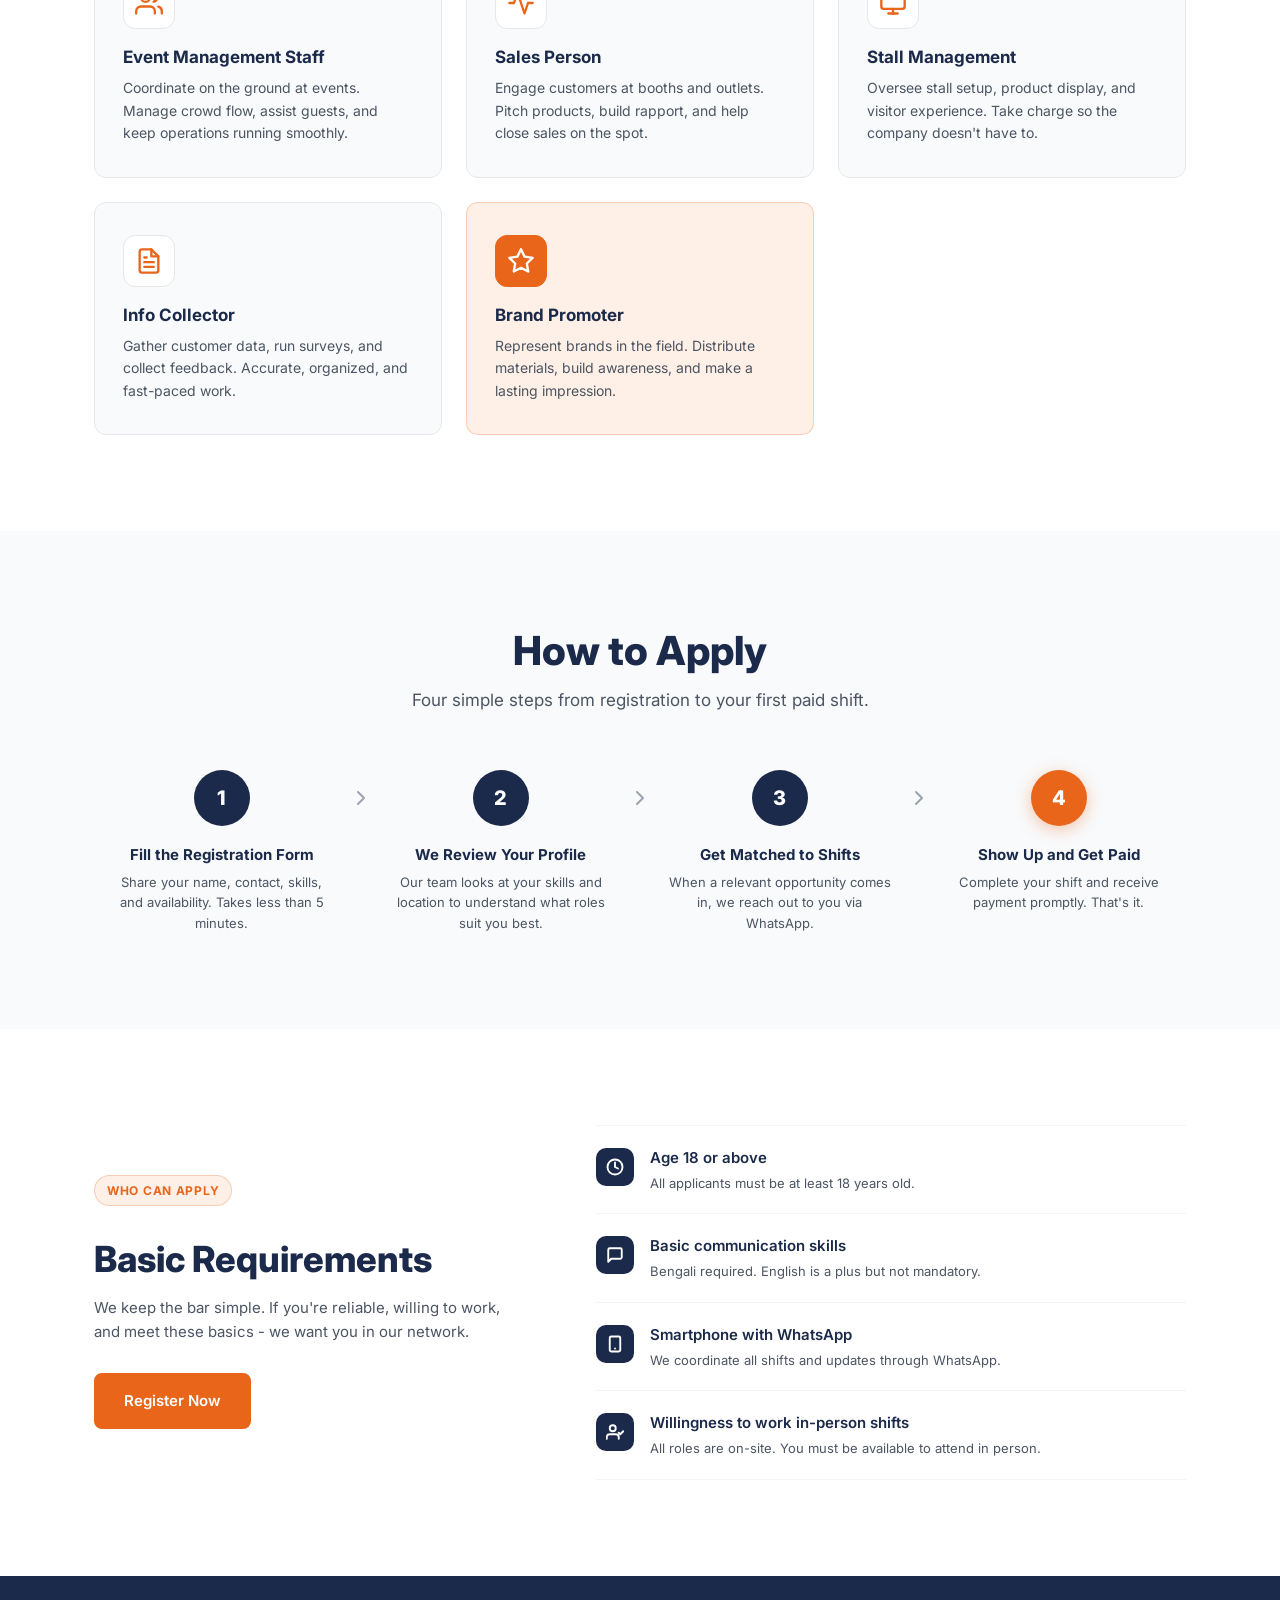
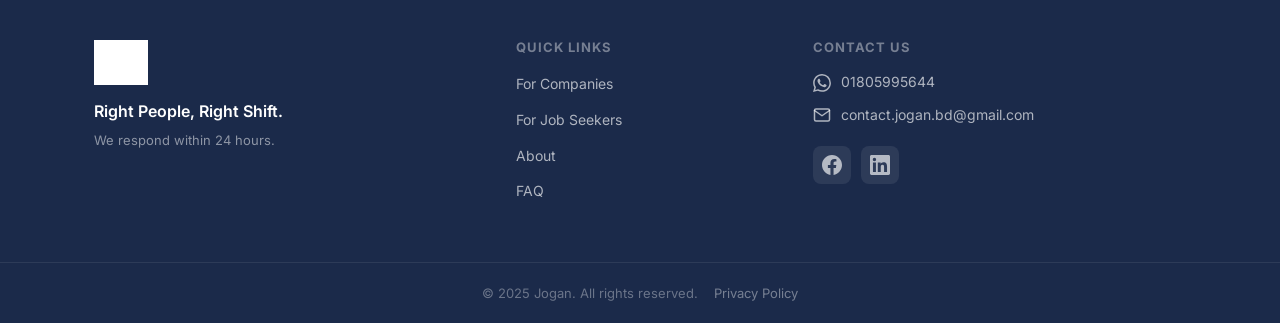
<file: jobseekers.html>
<!DOCTYPE html>
<html lang="en">
<head>
  <meta charset="UTF-8" />
  <meta name="viewport" content="width=device-width, initial-scale=1.0" />
  <title>Part Time Jobs in Dhaka | Event &amp; Promoter Work | Jogan</title>
  <meta name="description" content="Looking for flexible part time work in Dhaka? Join Jogan's talent network and get matched to event, promoter and sales shifts with same-day payment." />
  <meta name="keywords" content="part time job Dhaka, promoter job Dhaka, event management part time Dhaka, flexible job Dhaka no experience, short term job Dhaka" />
  <meta name="robots" content="index, follow" />
  <meta property="og:image" content="assets/images/logo.PNG" />
  <link rel="canonical" href="https://joganstaff.com/jobseekers.html" />
  <link rel="stylesheet" href="assets/css/style.css" />
  <link rel="preconnect" href="https://fonts.googleapis.com" />
  <link rel="preconnect" href="https://fonts.gstatic.com" crossorigin />
  <link href="https://fonts.googleapis.com/css2?family=Inter:wght@400;500;600;700;800&display=swap" rel="stylesheet" />
</head>
<body>

  <!-- NAVBAR -->
  <header class="navbar" id="navbar">
    <div class="nav-container">
      <a href="index.html" class="nav-logo">
        <img src="assets/images/logo.PNG" alt="Jogan" class="logo-img" />
      </a>
      <nav class="nav-links" id="navLinks">
        <a href="index.html" class="nav-link">Home</a>
        <a href="companies.html" class="nav-link">For Companies</a>
        <a href="jobseekers.html" class="nav-link active">For Job Seekers</a>
        <a href="about.html" class="nav-link">About</a>
        <a href="faq.html" class="nav-link">FAQ</a>
        <a href="contact.html" class="nav-link nav-cta">Contact</a>
      </nav>
      <button class="hamburger" id="hamburger" aria-label="Toggle menu" aria-expanded="false">
        <span></span>
        <span></span>
        <span></span>
      </button>
    </div>
  </header>

  <main>

    <!-- PAGE HERO -->
    <section class="page-hero">
      <div class="page-hero-bg"></div>
      <div class="page-hero-container">
        <span class="hero-badge">For Job Seekers</span>
        <h1 class="page-hero-headline">Work on Your Terms -<br />Join Jogan's Talent Network</h1>
        <p class="page-hero-sub">No long-term contracts. No complicated applications. Find shifts that fit your schedule and get paid after every job.</p>
        <a href="https://forms.gle/RapM6R7uJ9tHrQ5h9" target="_blank" rel="noopener" class="btn btn-primary">Register Now</a>
      </div>
    </section>

    <!-- BENEFITS -->
    <section class="benefits-section" id="benefits">
      <div class="section-container">
        <div class="section-header">
          <h2 class="section-title">Why Work with Jogan</h2>
          <p class="section-subtitle">Real flexibility, fast pay, and opportunities that grow with you.</p>
        </div>
        <div class="benefits-grid">

          <div class="benefit-card">
            <div class="benefit-icon">
              <svg width="28" height="28" viewBox="0 0 24 24" fill="none" stroke="currentColor" stroke-width="2" stroke-linecap="round" stroke-linejoin="round"><rect x="3" y="4" width="18" height="18" rx="2" ry="2"/><line x1="16" y1="2" x2="16" y2="6"/><line x1="8" y1="2" x2="8" y2="6"/><line x1="3" y1="10" x2="21" y2="10"/></svg>
            </div>
            <h3>Flexible Shifts</h3>
            <p>Work when it suits you. Pick shifts around your existing schedule - no fixed hours required.</p>
          </div>

          <div class="benefit-card">
            <div class="benefit-icon">
              <svg width="28" height="28" viewBox="0 0 24 24" fill="none" stroke="currentColor" stroke-width="2" stroke-linecap="round" stroke-linejoin="round"><line x1="12" y1="1" x2="12" y2="23"/><path d="M17 5H9.5a3.5 3.5 0 0 0 0 7h5a3.5 3.5 0 0 1 0 7H6"/></svg>
            </div>
            <h3>Fast Payment</h3>
            <p>Get paid promptly after every shift. No waiting weeks - your earnings land quickly.</p>
          </div>

          <div class="benefit-card">
            <div class="benefit-icon">
              <svg width="28" height="28" viewBox="0 0 24 24" fill="none" stroke="currentColor" stroke-width="2" stroke-linecap="round" stroke-linejoin="round"><circle cx="12" cy="12" r="10"/><line x1="2" y1="12" x2="22" y2="12"/><path d="M12 2a15.3 15.3 0 0 1 4 10 15.3 15.3 0 0 1-4 10 15.3 15.3 0 0 1-4-10 15.3 15.3 0 0 1 4-10z"/></svg>
            </div>
            <h3>Variety of Job Types</h3>
            <p>From events to sales to promotions - work across different industries and environments.</p>
          </div>

          <div class="benefit-card">
            <div class="benefit-icon">
              <svg width="28" height="28" viewBox="0 0 24 24" fill="none" stroke="currentColor" stroke-width="2" stroke-linecap="round" stroke-linejoin="round"><path d="M6 9H4.5a2.5 2.5 0 0 1 0-5H6"/><path d="M18 9h1.5a2.5 2.5 0 0 0 0-5H18"/><path d="M4 22h16"/><path d="M10 14.66V17c0 .55-.47.98-.97 1.21C7.85 18.75 7 20.24 7 22"/><path d="M14 14.66V17c0 .55.47.98.97 1.21C16.15 18.75 17 20.24 17 22"/><path d="M18 2H6v7a6 6 0 0 0 12 0V2z"/></svg>
            </div>
            <h3>Build Real Experience</h3>
            <p>Work with established brands and live events. Build a track record that opens bigger doors.</p>
          </div>

        </div>
      </div>
    </section>

    <!-- JOB TYPES -->
    <section class="staff-types" id="job-types">
      <div class="section-container">
        <div class="section-header">
          <h2 class="section-title">Roles You Can Apply For</h2>
          <p class="section-subtitle">We place workers across a range of temporary roles at events, stalls, and brand campaigns.</p>
        </div>
        <div class="staff-grid">

          <div class="staff-card">
            <div class="staff-card-icon">
              <svg width="28" height="28" viewBox="0 0 24 24" fill="none" stroke="currentColor" stroke-width="2" stroke-linecap="round" stroke-linejoin="round"><path d="M17 21v-2a4 4 0 0 0-4-4H5a4 4 0 0 0-4 4v2"/><circle cx="9" cy="7" r="4"/><path d="M23 21v-2a4 4 0 0 0-3-3.87"/><path d="M16 3.13a4 4 0 0 1 0 7.75"/></svg>
            </div>
            <h3>Event Management Staff</h3>
            <p>Coordinate on the ground at events. Manage crowd flow, assist guests, and keep operations running smoothly.</p>
          </div>

          <div class="staff-card">
            <div class="staff-card-icon">
              <svg width="28" height="28" viewBox="0 0 24 24" fill="none" stroke="currentColor" stroke-width="2" stroke-linecap="round" stroke-linejoin="round"><polyline points="22 12 18 12 15 21 9 3 6 12 2 12"/></svg>
            </div>
            <h3>Sales Person</h3>
            <p>Engage customers at booths and outlets. Pitch products, build rapport, and help close sales on the spot.</p>
          </div>

          <div class="staff-card">
            <div class="staff-card-icon">
              <svg width="28" height="28" viewBox="0 0 24 24" fill="none" stroke="currentColor" stroke-width="2" stroke-linecap="round" stroke-linejoin="round"><rect x="2" y="3" width="20" height="14" rx="2"/><line x1="8" y1="21" x2="16" y2="21"/><line x1="12" y1="17" x2="12" y2="21"/></svg>
            </div>
            <h3>Stall Management</h3>
            <p>Oversee stall setup, product display, and visitor experience. Take charge so the company doesn't have to.</p>
          </div>

          <div class="staff-card">
            <div class="staff-card-icon">
              <svg width="28" height="28" viewBox="0 0 24 24" fill="none" stroke="currentColor" stroke-width="2" stroke-linecap="round" stroke-linejoin="round"><path d="M14 2H6a2 2 0 0 0-2 2v16a2 2 0 0 0 2 2h12a2 2 0 0 0 2-2V8z"/><polyline points="14 2 14 8 20 8"/><line x1="16" y1="13" x2="8" y2="13"/><line x1="16" y1="17" x2="8" y2="17"/><polyline points="10 9 9 9 8 9"/></svg>
            </div>
            <h3>Info Collector</h3>
            <p>Gather customer data, run surveys, and collect feedback. Accurate, organized, and fast-paced work.</p>
          </div>

          <div class="staff-card staff-card--featured">
            <div class="staff-card-icon">
              <svg width="28" height="28" viewBox="0 0 24 24" fill="none" stroke="currentColor" stroke-width="2" stroke-linecap="round" stroke-linejoin="round"><polygon points="12 2 15.09 8.26 22 9.27 17 14.14 18.18 21.02 12 17.77 5.82 21.02 7 14.14 2 9.27 8.91 8.26 12 2"/></svg>
            </div>
            <h3>Brand Promoter</h3>
            <p>Represent brands in the field. Distribute materials, build awareness, and make a lasting impression.</p>
          </div>

        </div>
      </div>
    </section>

    <!-- HOW TO APPLY -->
    <section class="hiring-process" id="how-to-apply">
      <div class="section-container">
        <div class="section-header">
          <h2 class="section-title">How to Apply</h2>
          <p class="section-subtitle">Four simple steps from registration to your first paid shift.</p>
        </div>
        <div class="process-track">

          <div class="process-step">
            <div class="process-circle">
              <span class="process-num">1</span>
            </div>
            <div class="process-body">
              <h4>Fill the Registration Form</h4>
              <p>Share your name, contact, skills, and availability. Takes less than 5 minutes.</p>
            </div>
          </div>

          <div class="process-connector" aria-hidden="true">
            <svg width="24" height="24" viewBox="0 0 24 24" fill="none" stroke="currentColor" stroke-width="2" stroke-linecap="round" stroke-linejoin="round"><polyline points="9 18 15 12 9 6"/></svg>
          </div>

          <div class="process-step">
            <div class="process-circle">
              <span class="process-num">2</span>
            </div>
            <div class="process-body">
              <h4>We Review Your Profile</h4>
              <p>Our team looks at your skills and location to understand what roles suit you best.</p>
            </div>
          </div>

          <div class="process-connector" aria-hidden="true">
            <svg width="24" height="24" viewBox="0 0 24 24" fill="none" stroke="currentColor" stroke-width="2" stroke-linecap="round" stroke-linejoin="round"><polyline points="9 18 15 12 9 6"/></svg>
          </div>

          <div class="process-step">
            <div class="process-circle">
              <span class="process-num">3</span>
            </div>
            <div class="process-body">
              <h4>Get Matched to Shifts</h4>
              <p>When a relevant opportunity comes in, we reach out to you via WhatsApp.</p>
            </div>
          </div>

          <div class="process-connector" aria-hidden="true">
            <svg width="24" height="24" viewBox="0 0 24 24" fill="none" stroke="currentColor" stroke-width="2" stroke-linecap="round" stroke-linejoin="round"><polyline points="9 18 15 12 9 6"/></svg>
          </div>

          <div class="process-step">
            <div class="process-circle process-circle--final">
              <span class="process-num">4</span>
            </div>
            <div class="process-body">
              <h4>Show Up and Get Paid</h4>
              <p>Complete your shift and receive payment promptly. That's it.</p>
            </div>
          </div>

        </div>
      </div>
    </section>

    <!-- REQUIREMENTS -->
    <section class="requirements-section" id="requirements">
      <div class="section-container">
        <div class="requirements-inner">
          <div class="requirements-text">
            <span class="provide-label">Who Can Apply</span>
            <h2>Basic Requirements</h2>
            <p>We keep the bar simple. If you're reliable, willing to work, and meet these basics - we want you in our network.</p>
            <a href="https://forms.gle/RapM6R7uJ9tHrQ5h9" target="_blank" rel="noopener" class="btn btn-primary" style="margin-top: 28px;">Register Now</a>
          </div>
          <ul class="req-list">
            <li class="req-item">
              <div class="req-icon">
                <svg width="18" height="18" viewBox="0 0 24 24" fill="none" stroke="currentColor" stroke-width="2.5" stroke-linecap="round" stroke-linejoin="round"><circle cx="12" cy="12" r="10"/><polyline points="12 6 12 12 16 14"/></svg>
              </div>
              <div class="req-content">
                <strong>Age 18 or above</strong>
                <span>All applicants must be at least 18 years old.</span>
              </div>
            </li>
            <li class="req-item">
              <div class="req-icon">
                <svg width="18" height="18" viewBox="0 0 24 24" fill="none" stroke="currentColor" stroke-width="2.5" stroke-linecap="round" stroke-linejoin="round"><path d="M21 15a2 2 0 0 1-2 2H7l-4 4V5a2 2 0 0 1 2-2h14a2 2 0 0 1 2 2z"/></svg>
              </div>
              <div class="req-content">
                <strong>Basic communication skills</strong>
                <span>Bengali required. English is a plus but not mandatory.</span>
              </div>
            </li>
            <li class="req-item">
              <div class="req-icon">
                <svg width="18" height="18" viewBox="0 0 24 24" fill="none" stroke="currentColor" stroke-width="2.5" stroke-linecap="round" stroke-linejoin="round"><rect x="5" y="2" width="14" height="20" rx="2" ry="2"/><line x1="12" y1="18" x2="12.01" y2="18"/></svg>
              </div>
              <div class="req-content">
                <strong>Smartphone with WhatsApp</strong>
                <span>We coordinate all shifts and updates through WhatsApp.</span>
              </div>
            </li>
            <li class="req-item">
              <div class="req-icon">
                <svg width="18" height="18" viewBox="0 0 24 24" fill="none" stroke="currentColor" stroke-width="2.5" stroke-linecap="round" stroke-linejoin="round"><path d="M17 21v-2a4 4 0 0 0-4-4H5a4 4 0 0 0-4 4v2"/><circle cx="9" cy="7" r="4"/><polyline points="23 11 19 15 17 13"/></svg>
              </div>
              <div class="req-content">
                <strong>Willingness to work in-person shifts</strong>
                <span>All roles are on-site. You must be available to attend in person.</span>
              </div>
            </li>
          </ul>
        </div>
      </div>
    </section>

  </main>

  <!-- FOOTER -->
  <footer class="footer">
    <div class="footer-container">
      <div class="footer-brand">
        <img src="assets/images/logo.PNG" alt="Jogan" class="footer-logo" />
        <p class="footer-tagline">Right People, Right Shift.</p>
        <p class="footer-response">We respond within 24 hours.</p>
      </div>
      <div class="footer-links">
        <h4>Quick Links</h4>
        <ul>
          <li><a href="companies.html">For Companies</a></li>
          <li><a href="jobseekers.html">For Job Seekers</a></li>
          <li><a href="about.html">About</a></li>
          <li><a href="faq.html">FAQ</a></li>
        </ul>
      </div>
      <div class="footer-contact">
        <h4>Contact Us</h4>
        <ul class="contact-list">
          <li>
            <a href="https://wa.me/8801805995644" target="_blank" rel="noopener" class="contact-item">
              <svg width="18" height="18" viewBox="0 0 24 24" fill="currentColor"><path d="M17.472 14.382c-.297-.149-1.758-.867-2.03-.967-.273-.099-.471-.148-.67.15-.197.297-.767.966-.94 1.164-.173.199-.347.223-.644.075-.297-.15-1.255-.463-2.39-1.475-.883-.788-1.48-1.761-1.653-2.059-.173-.297-.018-.458.13-.606.134-.133.298-.347.446-.52.149-.174.198-.298.298-.497.099-.198.05-.371-.025-.52-.075-.149-.669-1.612-.916-2.207-.242-.579-.487-.5-.669-.51-.173-.008-.371-.01-.57-.01-.198 0-.52.074-.792.372-.272.297-1.04 1.016-1.04 2.479 0 1.462 1.065 2.875 1.213 3.074.149.198 2.096 3.2 5.077 4.487.709.306 1.262.489 1.694.625.712.227 1.36.195 1.871.118.571-.085 1.758-.719 2.006-1.413.248-.694.248-1.289.173-1.413-.074-.124-.272-.198-.57-.347m-5.421 7.403h-.004a9.87 9.87 0 01-5.031-1.378l-.361-.214-3.741.982.998-3.648-.235-.374a9.86 9.86 0 01-1.51-5.26c.001-5.45 4.436-9.884 9.888-9.884 2.64 0 5.122 1.03 6.988 2.898a9.825 9.825 0 012.893 6.994c-.003 5.45-4.437 9.884-9.885 9.884m8.413-18.297A11.815 11.815 0 0012.05 0C5.495 0 .16 5.335.157 11.892c0 2.096.547 4.142 1.588 5.945L.057 24l6.305-1.654a11.882 11.882 0 005.683 1.448h.005c6.554 0 11.89-5.335 11.893-11.893a11.821 11.821 0 00-3.48-8.413z"/></svg>
              01805995644
            </a>
          </li>
          <li>
            <a href="mailto:contact.jogan.bd@gmail.com" class="contact-item">
              <svg width="18" height="18" viewBox="0 0 24 24" fill="none" stroke="currentColor" stroke-width="2" stroke-linecap="round" stroke-linejoin="round"><path d="M4 4h16c1.1 0 2 .9 2 2v12c0 1.1-.9 2-2 2H4c-1.1 0-2-.9-2-2V6c0-1.1.9-2 2-2z"/><polyline points="22,6 12,13 2,6"/></svg>
              contact.jogan.bd@gmail.com
            </a>
          </li>
        </ul>
        <div class="social-links">
          <a href="#" target="_blank" rel="noopener" class="social-link" aria-label="Facebook">
            <svg width="20" height="20" viewBox="0 0 24 24" fill="currentColor"><path d="M24 12.073c0-6.627-5.373-12-12-12s-12 5.373-12 12c0 5.99 4.388 10.954 10.125 11.854v-8.385H7.078v-3.47h3.047V9.43c0-3.007 1.792-4.669 4.533-4.669 1.312 0 2.686.235 2.686.235v2.953H15.83c-1.491 0-1.956.925-1.956 1.874v2.25h3.328l-.532 3.47h-2.796v8.385C19.612 23.027 24 18.062 24 12.073z"/></svg>
          </a>
          <a href="#" target="_blank" rel="noopener" class="social-link" aria-label="LinkedIn">
            <svg width="20" height="20" viewBox="0 0 24 24" fill="currentColor"><path d="M20.447 20.452h-3.554v-5.569c0-1.328-.027-3.037-1.852-3.037-1.853 0-2.136 1.445-2.136 2.939v5.667H9.351V9h3.414v1.561h.046c.477-.9 1.637-1.85 3.37-1.85 3.601 0 4.267 2.37 4.267 5.455v6.286zM5.337 7.433a2.062 2.062 0 01-2.063-2.065 2.064 2.064 0 112.063 2.065zm1.782 13.019H3.555V9h3.564v11.452zM22.225 0H1.771C.792 0 0 .774 0 1.729v20.542C0 23.227.792 24 1.771 24h20.451C23.2 24 24 23.227 24 22.271V1.729C24 .774 23.2 0 22.222 0h.003z"/></svg>
          </a>
        </div>
      </div>
    </div>
    <div class="footer-bottom">
      <p>&copy; 2025 Jogan. All rights reserved. <a href="privacy.html" class="footer-privacy">Privacy Policy</a></p>
    </div>
  </footer>

  <!-- Floating WhatsApp Button -->
  <a href="https://wa.me/8801805995644" target="_blank" rel="noopener" class="whatsapp-float" aria-label="Chat with us on WhatsApp">
    <svg width="30" height="30" viewBox="0 0 24 24" fill="currentColor"><path d="M17.472 14.382c-.297-.149-1.758-.867-2.03-.967-.273-.099-.471-.148-.67.15-.197.297-.767.966-.94 1.164-.173.199-.347.223-.644.075-.297-.15-1.255-.463-2.39-1.475-.883-.788-1.48-1.761-1.653-2.059-.173-.297-.018-.458.13-.606.134-.133.298-.347.446-.52.149-.174.198-.298.298-.497.099-.198.05-.371-.025-.52-.075-.149-.669-1.612-.916-2.207-.242-.579-.487-.5-.669-.51-.173-.008-.371-.01-.57-.01-.198 0-.52.074-.792.372-.272.297-1.04 1.016-1.04 2.479 0 1.462 1.065 2.875 1.213 3.074.149.198 2.096 3.2 5.077 4.487.709.306 1.262.489 1.694.625.712.227 1.36.195 1.871.118.571-.085 1.758-.719 2.006-1.413.248-.694.248-1.289.173-1.413-.074-.124-.272-.198-.57-.347m-5.421 7.403h-.004a9.87 9.87 0 01-5.031-1.378l-.361-.214-3.741.982.998-3.648-.235-.374a9.86 9.86 0 01-1.51-5.26c.001-5.45 4.436-9.884 9.888-9.884 2.64 0 5.122 1.03 6.988 2.898a9.825 9.825 0 012.893 6.994c-.003 5.45-4.437 9.884-9.885 9.884m8.413-18.297A11.815 11.815 0 0012.05 0C5.495 0 .16 5.335.157 11.892c0 2.096.547 4.142 1.588 5.945L.057 24l6.305-1.654a11.882 11.882 0 005.683 1.448h.005c6.554 0 11.89-5.335 11.893-11.893a11.821 11.821 0 00-3.48-8.413z"/></svg>
    <span class="whatsapp-tooltip">Chat with us</span>
  </a>

  <script src="assets/js/main.js"></script>
</body>
</html>
</file>
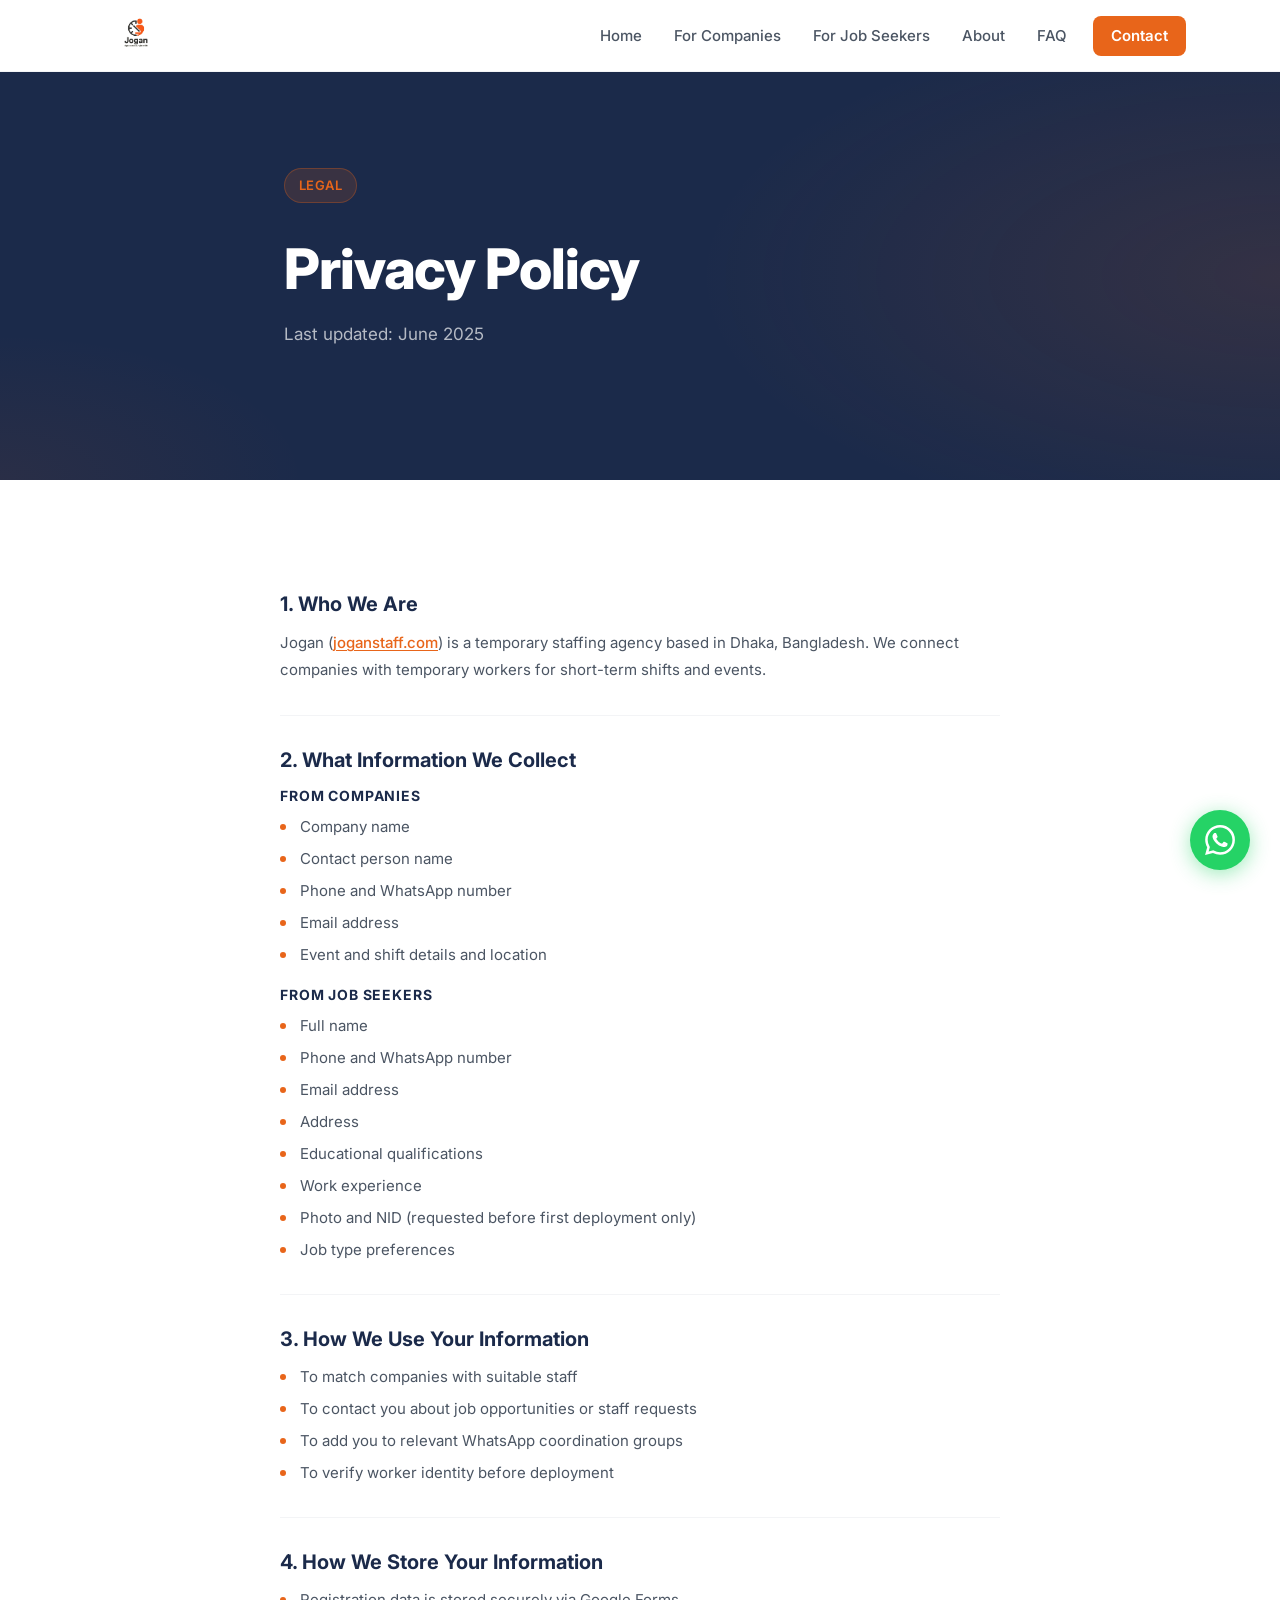
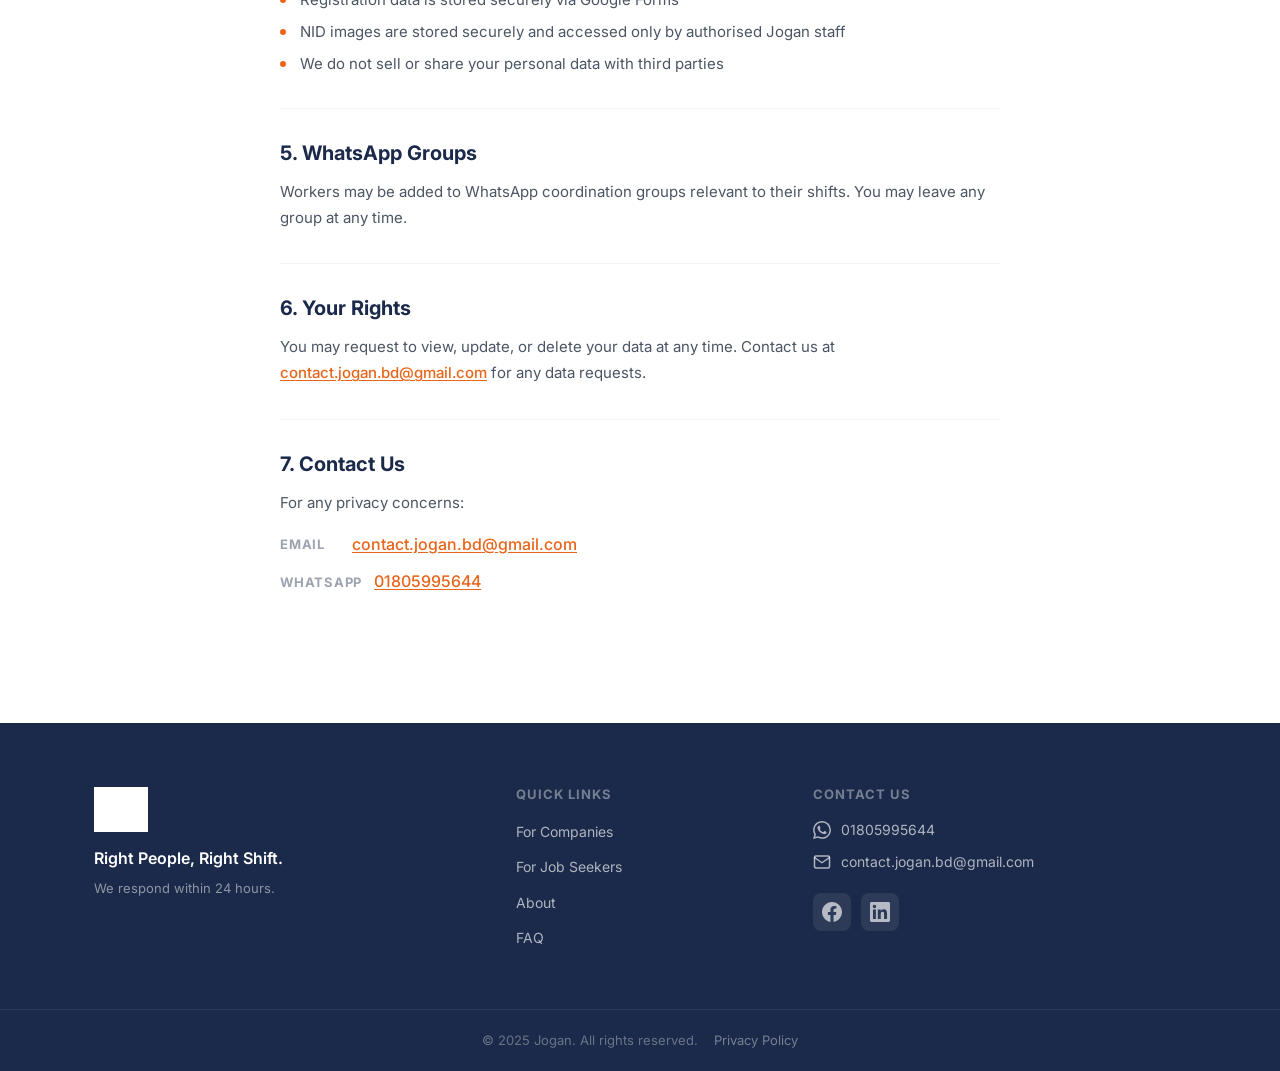
<file: privacy.html>
<!DOCTYPE html>
<html lang="en">
<head>
  <meta charset="UTF-8" />
  <meta name="viewport" content="width=device-width, initial-scale=1.0" />
  <title>Privacy Policy - Jogan</title>
  <meta name="description" content="Jogan's privacy policy. How we collect, use and store personal data from companies and job seekers." />
  <meta name="robots" content="index, follow" />
  <meta property="og:image" content="assets/images/logo.PNG" />
  <link rel="canonical" href="https://joganstaff.com/privacy.html" />
  <link rel="stylesheet" href="assets/css/style.css" />
  <link rel="preconnect" href="https://fonts.googleapis.com" />
  <link rel="preconnect" href="https://fonts.gstatic.com" crossorigin />
  <link href="https://fonts.googleapis.com/css2?family=Inter:wght@400;500;600;700;800&display=swap" rel="stylesheet" />
</head>
<body>

  <!-- NAVBAR -->
  <header class="navbar" id="navbar">
    <div class="nav-container">
      <a href="index.html" class="nav-logo">
        <img src="assets/images/logo.PNG" alt="Jogan" class="logo-img" />
      </a>
      <nav class="nav-links" id="navLinks">
        <a href="index.html" class="nav-link">Home</a>
        <a href="companies.html" class="nav-link">For Companies</a>
        <a href="jobseekers.html" class="nav-link">For Job Seekers</a>
        <a href="about.html" class="nav-link">About</a>
        <a href="faq.html" class="nav-link">FAQ</a>
        <a href="contact.html" class="nav-link nav-cta">Contact</a>
      </nav>
      <button class="hamburger" id="hamburger" aria-label="Toggle menu" aria-expanded="false">
        <span></span>
        <span></span>
        <span></span>
      </button>
    </div>
  </header>

  <main>

    <!-- PAGE HERO -->
    <section class="page-hero">
      <div class="page-hero-bg"></div>
      <div class="page-hero-container">
        <span class="hero-badge">Legal</span>
        <h1 class="page-hero-headline">Privacy Policy</h1>
        <p class="page-hero-sub">Last updated: June 2025</p>
      </div>
    </section>

    <!-- PRIVACY CONTENT -->
    <section class="privacy-section">
      <div class="section-container">
        <div class="privacy-inner">

          <div class="privacy-block">
            <h2>1. Who We Are</h2>
            <p>Jogan (<a href="https://joganstaff.com" class="privacy-link">joganstaff.com</a>) is a temporary staffing agency based in Dhaka, Bangladesh. We connect companies with temporary workers for short-term shifts and events.</p>
          </div>

          <div class="privacy-block">
            <h2>2. What Information We Collect</h2>
            <div class="privacy-sub">
              <h3>From Companies</h3>
              <ul class="privacy-list">
                <li>Company name</li>
                <li>Contact person name</li>
                <li>Phone and WhatsApp number</li>
                <li>Email address</li>
                <li>Event and shift details and location</li>
              </ul>
            </div>
            <div class="privacy-sub">
              <h3>From Job Seekers</h3>
              <ul class="privacy-list">
                <li>Full name</li>
                <li>Phone and WhatsApp number</li>
                <li>Email address</li>
                <li>Address</li>
                <li>Educational qualifications</li>
                <li>Work experience</li>
                <li>Photo and NID (requested before first deployment only)</li>
                <li>Job type preferences</li>
              </ul>
            </div>
          </div>

          <div class="privacy-block">
            <h2>3. How We Use Your Information</h2>
            <ul class="privacy-list">
              <li>To match companies with suitable staff</li>
              <li>To contact you about job opportunities or staff requests</li>
              <li>To add you to relevant WhatsApp coordination groups</li>
              <li>To verify worker identity before deployment</li>
            </ul>
          </div>

          <div class="privacy-block">
            <h2>4. How We Store Your Information</h2>
            <ul class="privacy-list">
              <li>Registration data is stored securely via Google Forms</li>
              <li>NID images are stored securely and accessed only by authorised Jogan staff</li>
              <li>We do not sell or share your personal data with third parties</li>
            </ul>
          </div>

          <div class="privacy-block">
            <h2>5. WhatsApp Groups</h2>
            <p>Workers may be added to WhatsApp coordination groups relevant to their shifts. You may leave any group at any time.</p>
          </div>

          <div class="privacy-block">
            <h2>6. Your Rights</h2>
            <p>You may request to view, update, or delete your data at any time. Contact us at <a href="mailto:contact.jogan.bd@gmail.com" class="privacy-link">contact.jogan.bd@gmail.com</a> for any data requests.</p>
          </div>

          <div class="privacy-block privacy-block--last">
            <h2>7. Contact Us</h2>
            <p>For any privacy concerns:</p>
            <ul class="privacy-contact-list">
              <li>
                <span class="privacy-contact-label">Email</span>
                <a href="mailto:contact.jogan.bd@gmail.com" class="privacy-link">contact.jogan.bd@gmail.com</a>
              </li>
              <li>
                <span class="privacy-contact-label">WhatsApp</span>
                <a href="https://wa.me/8801805995644" target="_blank" rel="noopener" class="privacy-link">01805995644</a>
              </li>
            </ul>
          </div>

        </div>
      </div>
    </section>

  </main>

  <!-- FOOTER -->
  <footer class="footer">
    <div class="footer-container">
      <div class="footer-brand">
        <img src="assets/images/logo.PNG" alt="Jogan" class="footer-logo" />
        <p class="footer-tagline">Right People, Right Shift.</p>
        <p class="footer-response">We respond within 24 hours.</p>
      </div>
      <div class="footer-links">
        <h4>Quick Links</h4>
        <ul>
          <li><a href="companies.html">For Companies</a></li>
          <li><a href="jobseekers.html">For Job Seekers</a></li>
          <li><a href="about.html">About</a></li>
          <li><a href="faq.html">FAQ</a></li>
        </ul>
      </div>
      <div class="footer-contact">
        <h4>Contact Us</h4>
        <ul class="contact-list">
          <li>
            <a href="https://wa.me/8801805995644" target="_blank" rel="noopener" class="contact-item">
              <svg width="18" height="18" viewBox="0 0 24 24" fill="currentColor"><path d="M17.472 14.382c-.297-.149-1.758-.867-2.03-.967-.273-.099-.471-.148-.67.15-.197.297-.767.966-.94 1.164-.173.199-.347.223-.644.075-.297-.15-1.255-.463-2.39-1.475-.883-.788-1.48-1.761-1.653-2.059-.173-.297-.018-.458.13-.606.134-.133.298-.347.446-.52.149-.174.198-.298.298-.497.099-.198.05-.371-.025-.52-.075-.149-.669-1.612-.916-2.207-.242-.579-.487-.5-.669-.51-.173-.008-.371-.01-.57-.01-.198 0-.52.074-.792.372-.272.297-1.04 1.016-1.04 2.479 0 1.462 1.065 2.875 1.213 3.074.149.198 2.096 3.2 5.077 4.487.709.306 1.262.489 1.694.625.712.227 1.36.195 1.871.118.571-.085 1.758-.719 2.006-1.413.248-.694.248-1.289.173-1.413-.074-.124-.272-.198-.57-.347m-5.421 7.403h-.004a9.87 9.87 0 01-5.031-1.378l-.361-.214-3.741.982.998-3.648-.235-.374a9.86 9.86 0 01-1.51-5.26c.001-5.45 4.436-9.884 9.888-9.884 2.64 0 5.122 1.03 6.988 2.898a9.825 9.825 0 012.893 6.994c-.003 5.45-4.437 9.884-9.885 9.884m8.413-18.297A11.815 11.815 0 0012.05 0C5.495 0 .16 5.335.157 11.892c0 2.096.547 4.142 1.588 5.945L.057 24l6.305-1.654a11.882 11.882 0 005.683 1.448h.005c6.554 0 11.89-5.335 11.893-11.893a11.821 11.821 0 00-3.48-8.413z"/></svg>
              01805995644
            </a>
          </li>
          <li>
            <a href="mailto:contact.jogan.bd@gmail.com" class="contact-item">
              <svg width="18" height="18" viewBox="0 0 24 24" fill="none" stroke="currentColor" stroke-width="2" stroke-linecap="round" stroke-linejoin="round"><path d="M4 4h16c1.1 0 2 .9 2 2v12c0 1.1-.9 2-2 2H4c-1.1 0-2-.9-2-2V6c0-1.1.9-2 2-2z"/><polyline points="22,6 12,13 2,6"/></svg>
              contact.jogan.bd@gmail.com
            </a>
          </li>
        </ul>
        <div class="social-links">
          <a href="https://www.facebook.com/profile.php?id=61590777681448" target="_blank" rel="noopener" class="social-link" aria-label="Facebook">
            <svg width="20" height="20" viewBox="0 0 24 24" fill="currentColor"><path d="M24 12.073c0-6.627-5.373-12-12-12s-12 5.373-12 12c0 5.99 4.388 10.954 10.125 11.854v-8.385H7.078v-3.47h3.047V9.43c0-3.007 1.792-4.669 4.533-4.669 1.312 0 2.686.235 2.686.235v2.953H15.83c-1.491 0-1.956.925-1.956 1.874v2.25h3.328l-.532 3.47h-2.796v8.385C19.612 23.027 24 18.062 24 12.073z"/></svg>
          </a>
          <a href="https://www.linkedin.com/company/joganbd" target="_blank" rel="noopener" class="social-link" aria-label="LinkedIn">
            <svg width="20" height="20" viewBox="0 0 24 24" fill="currentColor"><path d="M20.447 20.452h-3.554v-5.569c0-1.328-.027-3.037-1.852-3.037-1.853 0-2.136 1.445-2.136 2.939v5.667H9.351V9h3.414v1.561h.046c.477-.9 1.637-1.85 3.37-1.85 3.601 0 4.267 2.37 4.267 5.455v6.286zM5.337 7.433a2.062 2.062 0 01-2.063-2.065 2.064 2.064 0 112.063 2.065zm1.782 13.019H3.555V9h3.564v11.452zM22.225 0H1.771C.792 0 0 .774 0 1.729v20.542C0 23.227.792 24 1.771 24h20.451C23.2 24 24 23.227 24 22.271V1.729C24 .774 23.2 0 22.222 0h.003z"/></svg>
          </a>
        </div>
      </div>
    </div>
    <div class="footer-bottom">
      <p>&copy; 2025 Jogan. All rights reserved. <a href="privacy.html" class="footer-privacy">Privacy Policy</a></p>
    </div>
  </footer>

  <!-- Floating WhatsApp Button -->
  <a href="https://wa.me/8801805995644" target="_blank" rel="noopener" class="whatsapp-float" aria-label="Chat with us on WhatsApp">
    <svg width="30" height="30" viewBox="0 0 24 24" fill="currentColor"><path d="M17.472 14.382c-.297-.149-1.758-.867-2.03-.967-.273-.099-.471-.148-.67.15-.197.297-.767.966-.94 1.164-.173.199-.347.223-.644.075-.297-.15-1.255-.463-2.39-1.475-.883-.788-1.48-1.761-1.653-2.059-.173-.297-.018-.458.13-.606.134-.133.298-.347.446-.52.149-.174.198-.298.298-.497.099-.198.05-.371-.025-.52-.075-.149-.669-1.612-.916-2.207-.242-.579-.487-.5-.669-.51-.173-.008-.371-.01-.57-.01-.198 0-.52.074-.792.372-.272.297-1.04 1.016-1.04 2.479 0 1.462 1.065 2.875 1.213 3.074.149.198 2.096 3.2 5.077 4.487.709.306 1.262.489 1.694.625.712.227 1.36.195 1.871.118.571-.085 1.758-.719 2.006-1.413.248-.694.248-1.289.173-1.413-.074-.124-.272-.198-.57-.347m-5.421 7.403h-.004a9.87 9.87 0 01-5.031-1.378l-.361-.214-3.741.982.998-3.648-.235-.374a9.86 9.86 0 01-1.51-5.26c.001-5.45 4.436-9.884 9.888-9.884 2.64 0 5.122 1.03 6.988 2.898a9.825 9.825 0 012.893 6.994c-.003 5.45-4.437 9.884-9.885 9.884m8.413-18.297A11.815 11.815 0 0012.05 0C5.495 0 .16 5.335.157 11.892c0 2.096.547 4.142 1.588 5.945L.057 24l6.305-1.654a11.882 11.882 0 005.683 1.448h.005c6.554 0 11.89-5.335 11.893-11.893a11.821 11.821 0 00-3.48-8.413z"/></svg>
    <span class="whatsapp-tooltip">Chat with us</span>
  </a>

  <script src="assets/js/main.js"></script>
</body>
</html>
</file>
<file: assets/css/style.css>
/* Jogan Website — Main Stylesheet */

/* ─── Reset & Base ─── */
*, *::before, *::after {
  box-sizing: border-box;
  margin: 0;
  padding: 0;
}

:root {
  --primary: #E8651A;
  --primary-dark: #c9540e;
  --primary-light: #fef0e6;
  --secondary: #1B2A4A;
  --secondary-light: #243660;
  --white: #ffffff;
  --gray-50: #f9fafb;
  --gray-100: #f3f4f6;
  --gray-200: #e5e7eb;
  --gray-400: #9ca3af;
  --gray-600: #4b5563;
  --gray-800: #1f2937;
  --text: #1B2A4A;
  --font: 'Inter', -apple-system, BlinkMacSystemFont, 'Segoe UI', sans-serif;
  --nav-height: 72px;
  --radius: 12px;
  --radius-sm: 8px;
  --shadow: 0 4px 24px rgba(27, 42, 74, 0.08);
  --shadow-md: 0 8px 40px rgba(27, 42, 74, 0.12);
  --transition: 0.2s ease;
}

html {
  scroll-behavior: smooth;
}

body {
  font-family: var(--font);
  color: var(--text);
  background: var(--white);
  line-height: 1.6;
  -webkit-font-smoothing: antialiased;
}

img {
  max-width: 100%;
  display: block;
}

a {
  text-decoration: none;
  color: inherit;
}

ul, ol {
  list-style: none;
}

/* ─── Typography ─── */
h1, h2, h3, h4 {
  line-height: 1.2;
  font-weight: 700;
  color: var(--secondary);
}

/* ─── Buttons ─── */
.btn {
  display: inline-flex;
  align-items: center;
  justify-content: center;
  gap: 8px;
  padding: 14px 28px;
  border-radius: var(--radius-sm);
  font-family: var(--font);
  font-size: 15px;
  font-weight: 600;
  cursor: pointer;
  border: 2px solid transparent;
  transition: background var(--transition), color var(--transition), border-color var(--transition), transform var(--transition), box-shadow var(--transition);
  white-space: nowrap;
}

.btn:hover {
  transform: translateY(-1px);
}

.btn-primary {
  background: var(--primary);
  color: var(--white);
  border-color: var(--primary);
}

.btn-primary:hover {
  background: var(--primary-dark);
  border-color: var(--primary-dark);
  box-shadow: 0 6px 20px rgba(232, 101, 26, 0.35);
}

.btn-outline {
  background: transparent;
  color: var(--secondary);
  border-color: var(--secondary);
}

.btn-outline:hover {
  background: var(--secondary);
  color: var(--white);
}

.btn-white {
  background: var(--white);
  color: var(--primary);
  border-color: var(--white);
}

.btn-white:hover {
  background: var(--primary-light);
  box-shadow: 0 6px 20px rgba(0,0,0,0.12);
}

.btn-outline-white {
  background: transparent;
  color: var(--white);
  border-color: var(--white);
}

.btn-outline-white:hover {
  background: rgba(255,255,255,0.15);
}

.btn-sm {
  padding: 10px 22px;
  font-size: 14px;
}

/* ─── Layout Utilities ─── */
.section-container {
  max-width: 1140px;
  margin: 0 auto;
  padding: 0 24px;
}

.section-header {
  text-align: center;
  margin-bottom: 56px;
}

.section-title {
  font-size: clamp(28px, 4vw, 40px);
  font-weight: 800;
  color: var(--secondary);
  margin-bottom: 12px;
}

.section-subtitle {
  font-size: 17px;
  color: var(--gray-600);
  max-width: 520px;
  margin: 0 auto;
}

/* ─── Navbar ─── */
.navbar {
  position: sticky;
  top: 0;
  z-index: 1000;
  background: var(--white);
  border-bottom: 1px solid var(--gray-100);
  height: var(--nav-height);
  display: flex;
  align-items: center;
  transition: box-shadow var(--transition);
}

.navbar.scrolled {
  box-shadow: 0 2px 20px rgba(27, 42, 74, 0.10);
}

.nav-container {
  max-width: 1140px;
  width: 100%;
  margin: 0 auto;
  padding: 0 24px;
  display: flex;
  align-items: center;
  justify-content: space-between;
  gap: 32px;
}

.nav-logo {
  flex-shrink: 0;
}

.logo-img {
  height: 70px;
  width: auto;
  object-fit: contain;
}

.nav-links {
  display: flex;
  align-items: center;
  gap: 4px;
}

.nav-link {
  padding: 8px 14px;
  border-radius: var(--radius-sm);
  font-size: 15px;
  font-weight: 500;
  color: var(--gray-600);
  transition: color var(--transition), background var(--transition);
}

.nav-link:hover,
.nav-link.active {
  color: var(--secondary);
  background: var(--gray-50);
}

.nav-link.nav-cta {
  background: var(--primary);
  color: var(--white);
  padding: 8px 18px;
  margin-left: 8px;
  font-weight: 600;
}

.nav-link.nav-cta:hover {
  background: var(--primary-dark);
}

.hamburger {
  display: none;
  flex-direction: column;
  justify-content: center;
  gap: 5px;
  width: 40px;
  height: 40px;
  background: none;
  border: none;
  cursor: pointer;
  padding: 6px;
  border-radius: var(--radius-sm);
  flex-shrink: 0;
}

.hamburger span {
  display: block;
  width: 22px;
  height: 2px;
  background: var(--secondary);
  border-radius: 2px;
  transition: transform 0.3s ease, opacity 0.3s ease;
}

.hamburger.open span:nth-child(1) {
  transform: translateY(7px) rotate(45deg);
}

.hamburger.open span:nth-child(2) {
  opacity: 0;
}

.hamburger.open span:nth-child(3) {
  transform: translateY(-7px) rotate(-45deg);
}

/* ─── Hero ─── */
.hero {
  position: relative;
  background: var(--secondary);
  overflow: hidden;
  min-height: calc(100vh - var(--nav-height));
  display: flex;
  align-items: center;
}

.hero-bg-shape {
  position: absolute;
  inset: 0;
  background:
    radial-gradient(ellipse 60% 80% at 80% 50%, rgba(232, 101, 26, 0.15) 0%, transparent 70%),
    radial-gradient(ellipse 40% 60% at 10% 80%, rgba(232, 101, 26, 0.08) 0%, transparent 60%);
  pointer-events: none;
}

.hero-container {
  max-width: 1140px;
  margin: 0 auto;
  padding: 80px 24px;
  display: grid;
  grid-template-columns: 1fr 1fr;
  gap: 64px;
  align-items: center;
  width: 100%;
  position: relative;
  z-index: 1;
}

.hero-badge {
  display: inline-block;
  background: rgba(232, 101, 26, 0.15);
  color: var(--primary);
  border: 1px solid rgba(232, 101, 26, 0.3);
  padding: 6px 14px;
  border-radius: 100px;
  font-size: 13px;
  font-weight: 600;
  letter-spacing: 0.03em;
  text-transform: uppercase;
  margin-bottom: 20px;
}

.hero-headline {
  font-size: clamp(40px, 6vw, 68px);
  font-weight: 800;
  color: var(--white);
  line-height: 1.1;
  margin-bottom: 20px;
  letter-spacing: -0.02em;
}

.hero-subheadline {
  font-size: 18px;
  color: rgba(255,255,255,0.72);
  line-height: 1.65;
  margin-bottom: 36px;
  max-width: 480px;
}

.hero-actions {
  display: flex;
  gap: 14px;
  flex-wrap: wrap;
}

.hero-actions .btn-outline {
  color: var(--white);
  border-color: rgba(255,255,255,0.4);
}

.hero-actions .btn-outline:hover {
  background: rgba(255,255,255,0.1);
  border-color: var(--white);
}

.hero-visual {
  display: flex;
  justify-content: flex-end;
}

.hero-stats {
  display: flex;
  flex-direction: column;
  gap: 16px;
  width: 100%;
  max-width: 340px;
}

.stat-card {
  background: rgba(255,255,255,0.06);
  border: 1px solid rgba(255,255,255,0.1);
  border-radius: var(--radius);
  padding: 24px 28px;
  display: flex;
  align-items: center;
  gap: 20px;
  backdrop-filter: blur(10px);
  transition: background var(--transition), transform var(--transition);
}

.stat-card:hover {
  background: rgba(255,255,255,0.1);
  transform: translateX(-4px);
}

.stat-number {
  font-size: 36px;
  font-weight: 800;
  color: var(--primary);
  line-height: 1;
  min-width: 64px;
}

.stat-label {
  font-size: 14px;
  color: rgba(255,255,255,0.65);
  font-weight: 500;
}

/* ─── How It Works ─── */
.how-it-works {
  padding: 96px 0;
  background: var(--white);
}

.how-columns {
  display: grid;
  grid-template-columns: 1fr auto 1fr;
  gap: 48px;
  align-items: start;
}

.how-divider {
  width: 1px;
  background: var(--gray-200);
  align-self: stretch;
  margin-top: 0;
}

.how-column-header {
  display: flex;
  align-items: center;
  gap: 14px;
  margin-bottom: 32px;
}

.how-column-header h3 {
  font-size: 22px;
  font-weight: 700;
  color: var(--secondary);
}

.how-icon {
  width: 52px;
  height: 52px;
  border-radius: 12px;
  display: flex;
  align-items: center;
  justify-content: center;
  flex-shrink: 0;
}

.company-icon {
  background: rgba(232, 101, 26, 0.1);
  color: var(--primary);
}

.worker-icon {
  background: rgba(27, 42, 74, 0.08);
  color: var(--secondary);
}

.how-steps {
  display: flex;
  flex-direction: column;
  gap: 0;
  margin-bottom: 32px;
}

.how-step {
  display: flex;
  gap: 16px;
  padding: 20px 0;
  border-bottom: 1px solid var(--gray-100);
}

.how-step:first-child {
  border-top: 1px solid var(--gray-100);
}

.step-number {
  width: 32px;
  height: 32px;
  border-radius: 50%;
  background: var(--primary);
  color: var(--white);
  font-size: 14px;
  font-weight: 700;
  display: flex;
  align-items: center;
  justify-content: center;
  flex-shrink: 0;
  margin-top: 2px;
}

.how-column:last-child .step-number {
  background: var(--secondary);
}

.step-content {
  display: flex;
  flex-direction: column;
  gap: 4px;
}

.step-content strong {
  font-size: 15px;
  font-weight: 600;
  color: var(--secondary);
}

.step-content span {
  font-size: 14px;
  color: var(--gray-600);
  line-height: 1.5;
}

/* ─── Why Choose Jogan ─── */
.why-jogan {
  padding: 96px 0;
  background: var(--gray-50);
}

.why-grid {
  display: grid;
  grid-template-columns: repeat(4, 1fr);
  gap: 24px;
}

.why-card {
  background: var(--white);
  border: 1px solid var(--gray-200);
  border-radius: var(--radius);
  padding: 32px 28px;
  transition: box-shadow var(--transition), transform var(--transition), border-color var(--transition);
}

.why-card:hover {
  box-shadow: var(--shadow-md);
  transform: translateY(-4px);
  border-color: var(--primary);
}

.why-card-icon {
  width: 56px;
  height: 56px;
  background: var(--primary-light);
  border-radius: 12px;
  display: flex;
  align-items: center;
  justify-content: center;
  color: var(--primary);
  margin-bottom: 20px;
}

.why-card h4 {
  font-size: 17px;
  font-weight: 700;
  color: var(--secondary);
  margin-bottom: 10px;
}

.why-card p {
  font-size: 14px;
  color: var(--gray-600);
  line-height: 1.6;
}

/* ─── CTA Band ─── */
.cta-band {
  padding: 80px 0;
  background: var(--primary);
}

.cta-content {
  text-align: center;
}

.cta-content h2 {
  font-size: clamp(28px, 4vw, 40px);
  font-weight: 800;
  color: var(--white);
  margin-bottom: 12px;
}

.cta-content p {
  font-size: 18px;
  color: rgba(255,255,255,0.8);
  margin-bottom: 36px;
}

.cta-actions {
  display: flex;
  gap: 14px;
  justify-content: center;
  flex-wrap: wrap;
}

/* ─── Footer ─── */
.footer {
  background: var(--secondary);
  color: rgba(255,255,255,0.7);
  padding: 64px 0 0;
}

.footer-container {
  max-width: 1140px;
  margin: 0 auto;
  padding: 0 24px 48px;
  display: grid;
  grid-template-columns: 1.5fr 1fr 1.5fr;
  gap: 48px;
}

.footer-logo {
  height: 45px;
  width: auto;
  object-fit: contain;
  margin-bottom: 14px;
  filter: brightness(0) invert(1);
  display: block;
}

.footer-tagline {
  font-size: 16px;
  font-weight: 600;
  color: var(--white);
  margin-bottom: 6px;
}

.footer-response {
  font-size: 13px;
  color: rgba(255,255,255,0.5);
}

.footer-links h4,
.footer-contact h4 {
  font-size: 13px;
  font-weight: 700;
  color: rgba(255,255,255,0.4);
  text-transform: uppercase;
  letter-spacing: 0.08em;
  margin-bottom: 16px;
}

.footer-links ul li {
  margin-bottom: 10px;
}

.footer-links ul li a {
  font-size: 14px;
  color: rgba(255,255,255,0.65);
  transition: color var(--transition);
}

.footer-links ul li a:hover {
  color: var(--primary);
}

.contact-list {
  display: flex;
  flex-direction: column;
  gap: 10px;
  margin-bottom: 20px;
}

.contact-item {
  display: flex;
  align-items: center;
  gap: 10px;
  font-size: 14px;
  color: rgba(255,255,255,0.65);
  transition: color var(--transition);
}

.contact-item:hover {
  color: var(--primary);
}

.social-links {
  display: flex;
  gap: 10px;
}

.social-link {
  width: 38px;
  height: 38px;
  border-radius: var(--radius-sm);
  background: rgba(255,255,255,0.08);
  display: flex;
  align-items: center;
  justify-content: center;
  color: rgba(255,255,255,0.65);
  transition: background var(--transition), color var(--transition);
}

.social-link:hover {
  background: var(--primary);
  color: var(--white);
}

.footer-bottom {
  border-top: 1px solid rgba(255,255,255,0.08);
  padding: 20px 24px;
  text-align: center;
}

.footer-bottom p {
  font-size: 13px;
  color: rgba(255,255,255,0.35);
  max-width: 1140px;
  margin: 0 auto;
}

/* ─── Responsive ─── */
@media (max-width: 1024px) {
  .why-grid {
    grid-template-columns: repeat(2, 1fr);
  }

  .hero-container {
    grid-template-columns: 1fr;
    gap: 48px;
    padding: 64px 24px;
  }

  .hero-visual {
    justify-content: center;
  }

  .hero-stats {
    flex-direction: row;
    max-width: 100%;
  }

  .stat-card {
    flex: 1;
    flex-direction: column;
    gap: 8px;
    text-align: center;
    padding: 20px 16px;
  }

  .stat-number {
    min-width: unset;
  }

  .hero-subheadline {
    max-width: 100%;
  }
}

@media (max-width: 768px) {
  :root {
    --nav-height: 64px;
  }

  .hamburger {
    display: flex;
  }

  .nav-links {
    position: fixed;
    top: var(--nav-height);
    left: 0;
    right: 0;
    background: var(--white);
    border-bottom: 1px solid var(--gray-200);
    flex-direction: column;
    align-items: stretch;
    padding: 16px 24px 24px;
    gap: 4px;
    transform: translateY(-100%);
    opacity: 0;
    pointer-events: none;
    transition: transform 0.3s ease, opacity 0.3s ease;
    box-shadow: 0 8px 32px rgba(0,0,0,0.1);
  }

  .nav-links.open {
    transform: translateY(0);
    opacity: 1;
    pointer-events: auto;
  }

  .nav-link {
    padding: 12px 16px;
    border-radius: var(--radius-sm);
    font-size: 16px;
  }

  .nav-link.nav-cta {
    margin-left: 0;
    margin-top: 8px;
    text-align: center;
  }

  .how-columns {
    grid-template-columns: 1fr;
    gap: 0;
  }

  .how-divider {
    width: 100%;
    height: 1px;
    margin: 40px 0;
  }

  .footer-container {
    grid-template-columns: 1fr;
    gap: 36px;
  }

  .hero {
    min-height: auto;
  }

  .hero-container {
    padding: 56px 24px;
  }

  .hero-stats {
    flex-direction: column;
  }

  .stat-card {
    flex-direction: row;
    gap: 20px;
    text-align: left;
  }

  .how-it-works,
  .why-jogan {
    padding: 64px 0;
  }

  .cta-band {
    padding: 56px 0;
  }
}

@media (max-width: 480px) {
  .why-grid {
    grid-template-columns: 1fr;
  }

  .hero-actions {
    flex-direction: column;
    align-items: flex-start;
  }

  .hero-actions .btn {
    width: 100%;
    justify-content: center;
  }

  .cta-actions {
    flex-direction: column;
    align-items: center;
  }

  .cta-actions .btn {
    width: 100%;
    max-width: 280px;
  }
}

/* ════════════════════════════════════════════
   COMPANIES PAGE
   ════════════════════════════════════════════ */

/* ─── Page Hero (shared inner pages) ─── */
.page-hero {
  position: relative;
  background: var(--secondary);
  overflow: hidden;
  padding: 96px 0;
  display: flex;
  align-items: center;
}

.page-hero-bg {
  position: absolute;
  inset: 0;
  background:
    radial-gradient(ellipse 70% 100% at 100% 50%, rgba(232, 101, 26, 0.12) 0%, transparent 65%),
    radial-gradient(ellipse 40% 60% at 0% 100%, rgba(232, 101, 26, 0.07) 0%, transparent 60%);
  pointer-events: none;
}

.page-hero-container {
  max-width: 1140px;
  margin: 0 auto;
  padding: 0 24px;
  position: relative;
  z-index: 1;
  max-width: 760px;
  padding: 0 24px;
  width: 100%;
  margin: 0 auto;
}

.page-hero-headline {
  font-size: clamp(32px, 5vw, 56px);
  font-weight: 800;
  color: var(--white);
  line-height: 1.1;
  letter-spacing: -0.02em;
  margin: 16px 0 20px;
}

.page-hero-sub {
  font-size: 17px;
  color: rgba(255,255,255,0.68);
  line-height: 1.65;
  max-width: 540px;
  margin-bottom: 36px;
}

/* ─── Staff Types ─── */
.staff-types {
  padding: 96px 0;
  background: var(--white);
}

.staff-grid {
  display: grid;
  grid-template-columns: repeat(3, 1fr);
  gap: 24px;
}

/* Last row: 2 cards — center them */
.staff-grid .staff-card:nth-child(4) {
  grid-column: 1 / 2;
}

.staff-grid .staff-card:nth-child(5) {
  grid-column: 2 / 3;
}

.staff-card {
  background: var(--gray-50);
  border: 1px solid var(--gray-200);
  border-radius: var(--radius);
  padding: 32px 28px;
  transition: box-shadow var(--transition), transform var(--transition), border-color var(--transition), background var(--transition);
}

.staff-card:hover {
  background: var(--white);
  border-color: var(--primary);
  box-shadow: var(--shadow-md);
  transform: translateY(-4px);
}

.staff-card--featured {
  border-color: rgba(232, 101, 26, 0.25);
  background: var(--primary-light);
}

.staff-card--featured:hover {
  border-color: var(--primary);
}

.staff-card-icon {
  width: 52px;
  height: 52px;
  background: var(--white);
  border: 1px solid var(--gray-200);
  border-radius: 12px;
  display: flex;
  align-items: center;
  justify-content: center;
  color: var(--primary);
  margin-bottom: 18px;
}

.staff-card--featured .staff-card-icon {
  background: var(--primary);
  border-color: var(--primary);
  color: var(--white);
}

.staff-card h3 {
  font-size: 17px;
  font-weight: 700;
  color: var(--secondary);
  margin-bottom: 10px;
}

.staff-card p {
  font-size: 14px;
  color: var(--gray-600);
  line-height: 1.6;
}

/* ─── Hiring Process ─── */
.hiring-process {
  padding: 96px 0;
  background: var(--gray-50);
}

.process-track {
  display: flex;
  align-items: flex-start;
  gap: 0;
}

.process-step {
  flex: 1;
  display: flex;
  flex-direction: column;
  align-items: center;
  text-align: center;
  padding: 0 16px;
}

.process-circle {
  width: 56px;
  height: 56px;
  border-radius: 50%;
  background: var(--secondary);
  display: flex;
  align-items: center;
  justify-content: center;
  margin-bottom: 20px;
  flex-shrink: 0;
  position: relative;
  z-index: 1;
}

.process-circle--final {
  background: var(--primary);
  box-shadow: 0 4px 16px rgba(232, 101, 26, 0.35);
}

.process-num {
  font-size: 20px;
  font-weight: 800;
  color: var(--white);
  line-height: 1;
}

.process-body h4 {
  font-size: 15px;
  font-weight: 700;
  color: var(--secondary);
  margin-bottom: 8px;
}

.process-body p {
  font-size: 13px;
  color: var(--gray-600);
  line-height: 1.55;
}

.process-connector {
  display: flex;
  align-items: center;
  padding-top: 16px;
  color: var(--gray-400);
  flex-shrink: 0;
}

/* ─── What to Provide ─── */
.what-to-provide {
  padding: 96px 0;
  background: var(--white);
}

.provide-inner {
  display: grid;
  grid-template-columns: 1fr 1.4fr;
  gap: 80px;
  align-items: center;
}

.provide-label {
  display: inline-block;
  background: var(--primary-light);
  color: var(--primary);
  border: 1px solid rgba(232, 101, 26, 0.25);
  padding: 5px 12px;
  border-radius: 100px;
  font-size: 12px;
  font-weight: 700;
  letter-spacing: 0.06em;
  text-transform: uppercase;
  margin-bottom: 16px;
}

.provide-text h2 {
  font-size: clamp(24px, 3vw, 36px);
  font-weight: 800;
  color: var(--secondary);
  margin-bottom: 14px;
  line-height: 1.2;
}

.provide-text p {
  font-size: 15px;
  color: var(--gray-600);
  line-height: 1.65;
}

.provide-list {
  display: flex;
  flex-direction: column;
  gap: 0;
}

.provide-item {
  display: flex;
  gap: 16px;
  padding: 20px 0;
  border-bottom: 1px solid var(--gray-100);
  align-items: flex-start;
}

.provide-item:first-child {
  border-top: 1px solid var(--gray-100);
}

.provide-check {
  width: 28px;
  height: 28px;
  border-radius: 50%;
  background: var(--primary);
  display: flex;
  align-items: center;
  justify-content: center;
  color: var(--white);
  flex-shrink: 0;
  margin-top: 2px;
}

.provide-item div {
  display: flex;
  flex-direction: column;
  gap: 4px;
}

.provide-item strong {
  font-size: 15px;
  font-weight: 600;
  color: var(--secondary);
}

.provide-item span {
  font-size: 13px;
  color: var(--gray-600);
  line-height: 1.5;
}

/* ─── Companies Responsive ─── */
@media (max-width: 1024px) {
  .staff-grid {
    grid-template-columns: repeat(2, 1fr);
  }

  .staff-grid .staff-card:nth-child(4),
  .staff-grid .staff-card:nth-child(5) {
    grid-column: auto;
  }

  .provide-inner {
    grid-template-columns: 1fr;
    gap: 48px;
  }
}

@media (max-width: 768px) {
  .page-hero {
    padding: 64px 0;
  }

  .staff-types,
  .hiring-process,
  .what-to-provide {
    padding: 64px 0;
  }

  .process-track {
    flex-direction: column;
    align-items: stretch;
    gap: 0;
  }

  .process-step {
    flex-direction: row;
    text-align: left;
    align-items: flex-start;
    padding: 24px 0;
    border-bottom: 1px solid var(--gray-200);
    gap: 20px;
  }

  .process-step:last-child {
    border-bottom: none;
  }

  .process-circle {
    margin-bottom: 0;
    flex-shrink: 0;
  }

  .process-connector {
    display: none;
  }
}

@media (max-width: 480px) {
  .staff-grid {
    grid-template-columns: 1fr;
  }
}

/* ════════════════════════════════════════════
   JOB SEEKERS PAGE
   ════════════════════════════════════════════ */

/* ─── Benefits ─── */
.benefits-section {
  padding: 96px 0;
  background: var(--gray-50);
}

.benefits-grid {
  display: grid;
  grid-template-columns: repeat(4, 1fr);
  gap: 24px;
}

.benefit-card {
  background: var(--white);
  border: 1px solid var(--gray-200);
  border-radius: var(--radius);
  padding: 32px 24px;
  transition: box-shadow var(--transition), transform var(--transition), border-color var(--transition);
}

.benefit-card:hover {
  box-shadow: var(--shadow-md);
  transform: translateY(-4px);
  border-color: var(--primary);
}

.benefit-icon {
  width: 52px;
  height: 52px;
  background: var(--primary-light);
  border-radius: 12px;
  display: flex;
  align-items: center;
  justify-content: center;
  color: var(--primary);
  margin-bottom: 18px;
}

.benefit-card h3 {
  font-size: 16px;
  font-weight: 700;
  color: var(--secondary);
  margin-bottom: 10px;
}

.benefit-card p {
  font-size: 14px;
  color: var(--gray-600);
  line-height: 1.6;
}

/* ─── Requirements ─── */
.requirements-section {
  padding: 96px 0;
  background: var(--white);
}

.requirements-inner {
  display: grid;
  grid-template-columns: 1fr 1.4fr;
  gap: 80px;
  align-items: center;
}

.requirements-text h2 {
  font-size: clamp(24px, 3vw, 36px);
  font-weight: 800;
  color: var(--secondary);
  margin-bottom: 14px;
  line-height: 1.2;
  margin-top: 16px;
}

.requirements-text p {
  font-size: 15px;
  color: var(--gray-600);
  line-height: 1.65;
}

.req-list {
  display: flex;
  flex-direction: column;
  gap: 0;
}

.req-item {
  display: flex;
  gap: 16px;
  padding: 20px 0;
  border-bottom: 1px solid var(--gray-100);
  align-items: flex-start;
}

.req-item:first-child {
  border-top: 1px solid var(--gray-100);
}

.req-icon {
  width: 38px;
  height: 38px;
  border-radius: 10px;
  background: var(--secondary);
  display: flex;
  align-items: center;
  justify-content: center;
  color: var(--white);
  flex-shrink: 0;
  margin-top: 2px;
}

.req-content {
  display: flex;
  flex-direction: column;
  gap: 4px;
}

.req-content strong {
  font-size: 15px;
  font-weight: 600;
  color: var(--secondary);
}

.req-content span {
  font-size: 13px;
  color: var(--gray-600);
  line-height: 1.5;
}

/* ─── Job Seekers Responsive ─── */
@media (max-width: 1024px) {
  .benefits-grid {
    grid-template-columns: repeat(2, 1fr);
  }

  .requirements-inner {
    grid-template-columns: 1fr;
    gap: 48px;
  }
}

@media (max-width: 768px) {
  .benefits-section,
  .requirements-section {
    padding: 64px 0;
  }
}

@media (max-width: 480px) {
  .benefits-grid {
    grid-template-columns: 1fr;
  }
}

/* ════════════════════════════════════════════
   ABOUT PAGE
   ════════════════════════════════════════════ */

/* ─── Story ─── */
.story-section {
  padding: 96px 0;
  background: var(--white);
}

.story-inner {
  display: grid;
  grid-template-columns: 200px 1fr;
  gap: 64px;
  align-items: start;
}

.story-label-col {
  padding-top: 4px;
}

.story-accent-line {
  width: 40px;
  height: 3px;
  background: var(--primary);
  border-radius: 2px;
  margin-top: 16px;
}

.story-para {
  font-size: 17px;
  color: var(--gray-600);
  line-height: 1.75;
  margin-bottom: 20px;
}

.story-para--lead {
  font-size: 18px;
  color: var(--secondary);
  font-weight: 500;
}

.story-quote {
  border-left: 4px solid var(--primary);
  padding: 20px 28px;
  margin: 32px 0;
  background: var(--primary-light);
  border-radius: 0 var(--radius-sm) var(--radius-sm) 0;
}

.story-quote p {
  font-size: 18px;
  font-style: italic;
  color: var(--secondary);
  line-height: 1.65;
  font-weight: 500;
}

/* ─── Mission ─── */
.mission-section {
  padding: 80px 0;
  background: var(--secondary);
}

.mission-inner {
  max-width: 760px;
  margin: 0 auto;
  text-align: center;
}

.mission-icon {
  width: 64px;
  height: 64px;
  background: rgba(232, 101, 26, 0.15);
  border-radius: 16px;
  display: flex;
  align-items: center;
  justify-content: center;
  color: var(--primary);
  margin: 0 auto 20px;
}

.mission-inner .provide-label {
  background: rgba(232, 101, 26, 0.15);
  color: var(--primary);
  border-color: rgba(232, 101, 26, 0.3);
}

.mission-text {
  font-size: 20px;
  color: rgba(255, 255, 255, 0.82);
  line-height: 1.7;
}

.mission-text strong {
  color: var(--white);
  font-weight: 700;
}

/* ─── Team ─── */
.team-section {
  padding: 96px 0;
  background: var(--gray-50);
}

.team-grid {
  display: flex;
  justify-content: center;
}

.team-card {
  background: var(--white);
  border: 1px solid var(--gray-200);
  border-radius: var(--radius);
  padding: 40px;
  display: flex;
  gap: 32px;
  align-items: flex-start;
  max-width: 600px;
  width: 100%;
  transition: box-shadow var(--transition), border-color var(--transition);
}

.team-card:hover {
  box-shadow: var(--shadow-md);
  border-color: var(--primary);
}

.team-avatar {
  width: 72px;
  height: 72px;
  border-radius: 50%;
  background: var(--secondary);
  display: flex;
  align-items: center;
  justify-content: center;
  flex-shrink: 0;
}

.team-initials {
  font-size: 22px;
  font-weight: 800;
  color: var(--white);
  letter-spacing: 0.05em;
}

.team-info h3 {
  font-size: 20px;
  font-weight: 700;
  color: var(--secondary);
  margin-bottom: 4px;
}

.team-role {
  display: inline-block;
  font-size: 13px;
  font-weight: 600;
  color: var(--primary);
  background: var(--primary-light);
  padding: 3px 10px;
  border-radius: 100px;
  margin-bottom: 14px;
}

.team-bio {
  font-size: 15px;
  color: var(--gray-600);
  line-height: 1.65;
}

/* ─── Previous Work ─── */
.prev-work-section {
  padding: 96px 0;
  background: var(--white);
}

.prev-work-inner {
  display: grid;
  grid-template-columns: 1fr 1.6fr;
  gap: 80px;
  align-items: center;
}

.prev-work-text h2 {
  font-size: clamp(24px, 3vw, 36px);
  font-weight: 800;
  color: var(--secondary);
  margin: 16px 0 14px;
  line-height: 1.2;
}

.prev-work-text p {
  font-size: 15px;
  color: var(--gray-600);
  line-height: 1.65;
}

.work-card {
  display: flex;
  gap: 20px;
  align-items: flex-start;
  background: var(--gray-50);
  border: 1px solid var(--gray-200);
  border-radius: var(--radius);
  padding: 28px;
  transition: border-color var(--transition), box-shadow var(--transition);
}

.work-card:hover {
  border-color: var(--primary);
  box-shadow: var(--shadow);
}

.work-card-icon {
  width: 48px;
  height: 48px;
  background: var(--primary);
  border-radius: 10px;
  display: flex;
  align-items: center;
  justify-content: center;
  color: var(--white);
  flex-shrink: 0;
}

.work-card-body {
  display: flex;
  flex-direction: column;
  gap: 8px;
}

.work-card-body strong {
  font-size: 16px;
  font-weight: 700;
  color: var(--secondary);
  line-height: 1.3;
}

.work-card-body span {
  font-size: 14px;
  color: var(--gray-600);
  line-height: 1.6;
}

/* ════════════════════════════════════════════
   CONTACT PAGE
   ════════════════════════════════════════════ */

/* ─── Contact Layout ─── */
.contact-section {
  padding: 96px 0;
  background: var(--white);
}

.contact-layout {
  display: grid;
  grid-template-columns: 1fr 1.2fr;
  gap: 72px;
  align-items: start;
}

/* ─── Contact Details (left) ─── */
.contact-details-title {
  font-size: 22px;
  font-weight: 700;
  color: var(--secondary);
  margin-bottom: 8px;
}

.contact-details-sub {
  font-size: 15px;
  color: var(--gray-600);
  margin-bottom: 32px;
  line-height: 1.6;
}

.contact-cards {
  display: flex;
  flex-direction: column;
  gap: 12px;
  margin-bottom: 28px;
}

.contact-card {
  display: flex;
  align-items: center;
  gap: 16px;
  padding: 18px 20px;
  background: var(--gray-50);
  border: 1px solid var(--gray-200);
  border-radius: var(--radius);
  transition: border-color var(--transition), box-shadow var(--transition), background var(--transition);
  cursor: pointer;
}

.contact-card:hover {
  border-color: var(--primary);
  background: var(--white);
  box-shadow: var(--shadow);
}

.contact-card--whatsapp:hover {
  border-color: #25D366;
}

.contact-card--whatsapp .contact-card-icon {
  background: #25D366;
  color: var(--white);
}

.contact-card-icon {
  width: 44px;
  height: 44px;
  border-radius: 10px;
  background: var(--secondary);
  color: var(--white);
  display: flex;
  align-items: center;
  justify-content: center;
  flex-shrink: 0;
}

.contact-card-body {
  display: flex;
  flex-direction: column;
  gap: 2px;
  flex: 1;
  min-width: 0;
}

.contact-card-label {
  font-size: 11px;
  font-weight: 700;
  text-transform: uppercase;
  letter-spacing: 0.08em;
  color: var(--gray-400);
}

.contact-card-value {
  font-size: 15px;
  font-weight: 600;
  color: var(--secondary);
  white-space: nowrap;
  overflow: hidden;
  text-overflow: ellipsis;
}

.contact-card-arrow {
  color: var(--gray-400);
  flex-shrink: 0;
  transition: color var(--transition), transform var(--transition);
}

.contact-card:hover .contact-card-arrow {
  color: var(--primary);
  transform: translateX(2px);
}

.response-note {
  display: inline-flex;
  align-items: center;
  gap: 8px;
  font-size: 13px;
  font-weight: 500;
  color: var(--gray-600);
  background: var(--gray-50);
  border: 1px solid var(--gray-200);
  padding: 10px 16px;
  border-radius: 100px;
}

.response-note svg {
  color: var(--primary);
  flex-shrink: 0;
}

/* ─── Contact Form (right) ─── */
.contact-form-wrap {
  background: var(--white);
  border: 1px solid var(--gray-200);
  border-radius: var(--radius);
  padding: 40px;
  box-shadow: var(--shadow);
}

.contact-form-title {
  font-size: 22px;
  font-weight: 700;
  color: var(--secondary);
  margin-bottom: 8px;
}

.contact-form-sub {
  font-size: 14px;
  color: var(--gray-600);
  margin-bottom: 28px;
}

.contact-form {
  display: flex;
  flex-direction: column;
  gap: 20px;
}

.form-group {
  display: flex;
  flex-direction: column;
  gap: 6px;
}

.form-label {
  font-size: 14px;
  font-weight: 600;
  color: var(--secondary);
}

.form-required {
  color: var(--primary);
}

.form-input {
  font-family: var(--font);
  font-size: 15px;
  color: var(--secondary);
  background: var(--gray-50);
  border: 1px solid var(--gray-200);
  border-radius: var(--radius-sm);
  padding: 12px 16px;
  width: 100%;
  transition: border-color var(--transition), box-shadow var(--transition), background var(--transition);
  outline: none;
  -webkit-appearance: none;
  appearance: none;
}

.form-input::placeholder {
  color: var(--gray-400);
  font-size: 14px;
}

.form-input:focus {
  border-color: var(--primary);
  background: var(--white);
  box-shadow: 0 0 0 3px rgba(232, 101, 26, 0.12);
}

.form-textarea {
  resize: vertical;
  min-height: 120px;
  line-height: 1.6;
}

.btn-full {
  width: 100%;
  justify-content: center;
}

.form-success {
  background: #f0fdf4;
  border: 1px solid #86efac;
  border-radius: var(--radius);
  padding: 20px 24px;
  margin-bottom: 20px;
  text-align: center;
}

.form-success p {
  font-size: 15px;
  font-weight: 600;
  color: #166534;
  line-height: 1.5;
}

/* ─── Contact Responsive ─── */
@media (max-width: 1024px) {
  .contact-layout {
    grid-template-columns: 1fr;
    gap: 48px;
  }
}

@media (max-width: 768px) {
  .contact-section {
    padding: 64px 0;
  }

  .contact-form-wrap {
    padding: 28px 24px;
  }
}

/* ════════════════════════════════════════════
   FAQ PAGE
   ════════════════════════════════════════════ */

.faq-section {
  padding: 96px 0;
  background: var(--white);
}

.faq-layout {
  display: grid;
  grid-template-columns: 1fr 1fr;
  gap: 48px;
  align-items: start;
}

/* ─── FAQ Group ─── */
.faq-group-header {
  display: flex;
  align-items: center;
  gap: 14px;
  margin-bottom: 24px;
}

.faq-group-header h2 {
  font-size: 22px;
  font-weight: 700;
  color: var(--secondary);
}

.faq-group-icon {
  width: 48px;
  height: 48px;
  border-radius: 12px;
  display: flex;
  align-items: center;
  justify-content: center;
  flex-shrink: 0;
}

/* ─── Accordion ─── */
.accordion {
  border: 1px solid var(--gray-200);
  border-radius: var(--radius);
  overflow: hidden;
  margin-bottom: 24px;
}

.accordion-item {
  border-bottom: 1px solid var(--gray-200);
}

.accordion-item:last-child {
  border-bottom: none;
}

.accordion-trigger {
  width: 100%;
  display: flex;
  align-items: center;
  justify-content: space-between;
  gap: 16px;
  padding: 20px 24px;
  background: var(--white);
  border: none;
  cursor: pointer;
  font-family: var(--font);
  font-size: 15px;
  font-weight: 600;
  color: var(--secondary);
  text-align: left;
  transition: background var(--transition), color var(--transition);
}

.accordion-trigger:hover {
  background: var(--gray-50);
  color: var(--primary);
}

.accordion-item.open .accordion-trigger {
  background: var(--primary-light);
  color: var(--primary);
}

.accordion-icon {
  flex-shrink: 0;
  color: var(--gray-400);
  transition: transform 0.25s ease, color var(--transition);
  display: flex;
  align-items: center;
}

.accordion-item.open .accordion-icon {
  transform: rotate(180deg);
  color: var(--primary);
}

.accordion-body {
  max-height: 0;
  overflow: hidden;
  transition: max-height 0.3s ease, padding 0.3s ease;
  padding: 0 24px;
}

.accordion-item.open .accordion-body {
  max-height: 300px;
  padding: 0 24px 20px;
}

.accordion-body p {
  font-size: 15px;
  color: var(--gray-600);
  line-height: 1.7;
}

/* ─── FAQ Group CTA ─── */
.faq-group-cta {
  display: flex;
  align-items: center;
  gap: 16px;
}

.faq-group-cta p {
  font-size: 14px;
  color: var(--gray-600);
}

/* ════════════════════════════════════════════
   PRIVACY PAGE
   ════════════════════════════════════════════ */

.privacy-section {
  padding: 80px 0 96px;
  background: var(--white);
}

.privacy-inner {
  max-width: 720px;
  margin: 0 auto;
}

.privacy-block {
  padding: 32px 0;
  border-bottom: 1px solid var(--gray-100);
}

.privacy-block--last {
  border-bottom: none;
}

.privacy-block h2 {
  font-size: 20px;
  font-weight: 700;
  color: var(--secondary);
  margin-bottom: 14px;
}

.privacy-block p {
  font-size: 15px;
  color: var(--gray-600);
  line-height: 1.75;
}

.privacy-sub {
  margin-top: 16px;
}

.privacy-sub + .privacy-sub {
  margin-top: 20px;
}

.privacy-sub h3 {
  font-size: 14px;
  font-weight: 700;
  color: var(--secondary);
  text-transform: uppercase;
  letter-spacing: 0.06em;
  margin-bottom: 10px;
}

.privacy-list {
  list-style: none;
  display: flex;
  flex-direction: column;
  gap: 8px;
}

.privacy-list li {
  font-size: 15px;
  color: var(--gray-600);
  line-height: 1.6;
  padding-left: 20px;
  position: relative;
}

.privacy-list li::before {
  content: '';
  position: absolute;
  left: 0;
  top: 9px;
  width: 6px;
  height: 6px;
  border-radius: 50%;
  background: var(--primary);
}

.privacy-link {
  color: var(--primary);
  font-weight: 500;
  text-decoration: underline;
  text-underline-offset: 2px;
  transition: color var(--transition);
}

.privacy-link:hover {
  color: var(--primary-dark);
}

.privacy-contact-list {
  display: flex;
  flex-direction: column;
  gap: 12px;
  margin-top: 16px;
}

.privacy-contact-list li {
  display: flex;
  align-items: center;
  gap: 12px;
}

.privacy-contact-label {
  font-size: 13px;
  font-weight: 700;
  color: var(--gray-400);
  text-transform: uppercase;
  letter-spacing: 0.06em;
  min-width: 60px;
}

/* ─── Footer Privacy Link ─── */
.footer-privacy {
  color: rgba(255, 255, 255, 0.4);
  font-size: 13px;
  margin-left: 12px;
  transition: color var(--transition);
}

.footer-privacy:hover {
  color: var(--primary);
}

/* ─── FAQ Responsive ─── */
@media (max-width: 900px) {
  .faq-layout {
    grid-template-columns: 1fr;
    gap: 56px;
  }
}

@media (max-width: 768px) {
  .faq-section {
    padding: 64px 0;
  }
}

/* ════════════════════════════════════════════
   FLOATING WHATSAPP BUTTON
   ════════════════════════════════════════════ */

.whatsapp-float {
  position: fixed;
  bottom: 30px;
  right: 30px;
  width: 60px;
  height: 60px;
  background: #25D366;
  border-radius: 50%;
  display: flex;
  align-items: center;
  justify-content: center;
  color: #ffffff;
  box-shadow: 0 4px 20px rgba(37, 211, 102, 0.45);
  z-index: 9999;
  transition: transform 0.2s ease, box-shadow 0.2s ease;
  animation: whatsapp-pulse 2.5s ease-in-out infinite;
}

.whatsapp-float:hover {
  transform: scale(1.1);
  box-shadow: 0 6px 28px rgba(37, 211, 102, 0.6);
  animation: none;
  color: #ffffff;
}

@keyframes whatsapp-pulse {
  0%, 100% {
    box-shadow: 0 4px 20px rgba(37, 211, 102, 0.45);
  }
  50% {
    box-shadow: 0 4px 20px rgba(37, 211, 102, 0.45), 0 0 0 10px rgba(37, 211, 102, 0.12);
  }
}

.whatsapp-tooltip {
  position: absolute;
  right: 70px;
  background: #1B2A4A;
  color: #ffffff;
  font-family: var(--font);
  font-size: 13px;
  font-weight: 600;
  padding: 7px 12px;
  border-radius: 6px;
  white-space: nowrap;
  opacity: 0;
  pointer-events: none;
  transform: translateX(6px);
  transition: opacity 0.2s ease, transform 0.2s ease;
}

.whatsapp-tooltip::after {
  content: '';
  position: absolute;
  left: 100%;
  top: 50%;
  transform: translateY(-50%);
  border: 5px solid transparent;
  border-left-color: #1B2A4A;
}

.whatsapp-float:hover .whatsapp-tooltip {
  opacity: 1;
  transform: translateX(0);
}

@media (max-width: 480px) {
  .whatsapp-float {
    bottom: 20px;
    right: 20px;
    width: 52px;
    height: 52px;
  }
}

/* ─── About Responsive ─── */
@media (max-width: 1024px) {
  .story-inner {
    grid-template-columns: 1fr;
    gap: 32px;
  }

  .story-label-col {
    display: flex;
    align-items: center;
    gap: 16px;
  }

  .story-accent-line {
    margin-top: 0;
    width: 32px;
  }

  .prev-work-inner {
    grid-template-columns: 1fr;
    gap: 40px;
  }
}

@media (max-width: 768px) {
  .story-section,
  .team-section,
  .prev-work-section {
    padding: 64px 0;
  }

  .mission-section {
    padding: 56px 0;
  }

  .team-card {
    flex-direction: column;
    align-items: center;
    text-align: center;
    padding: 32px 24px;
  }

  .team-role {
    display: block;
    width: fit-content;
    margin: 0 auto 14px;
  }
}
</file>
